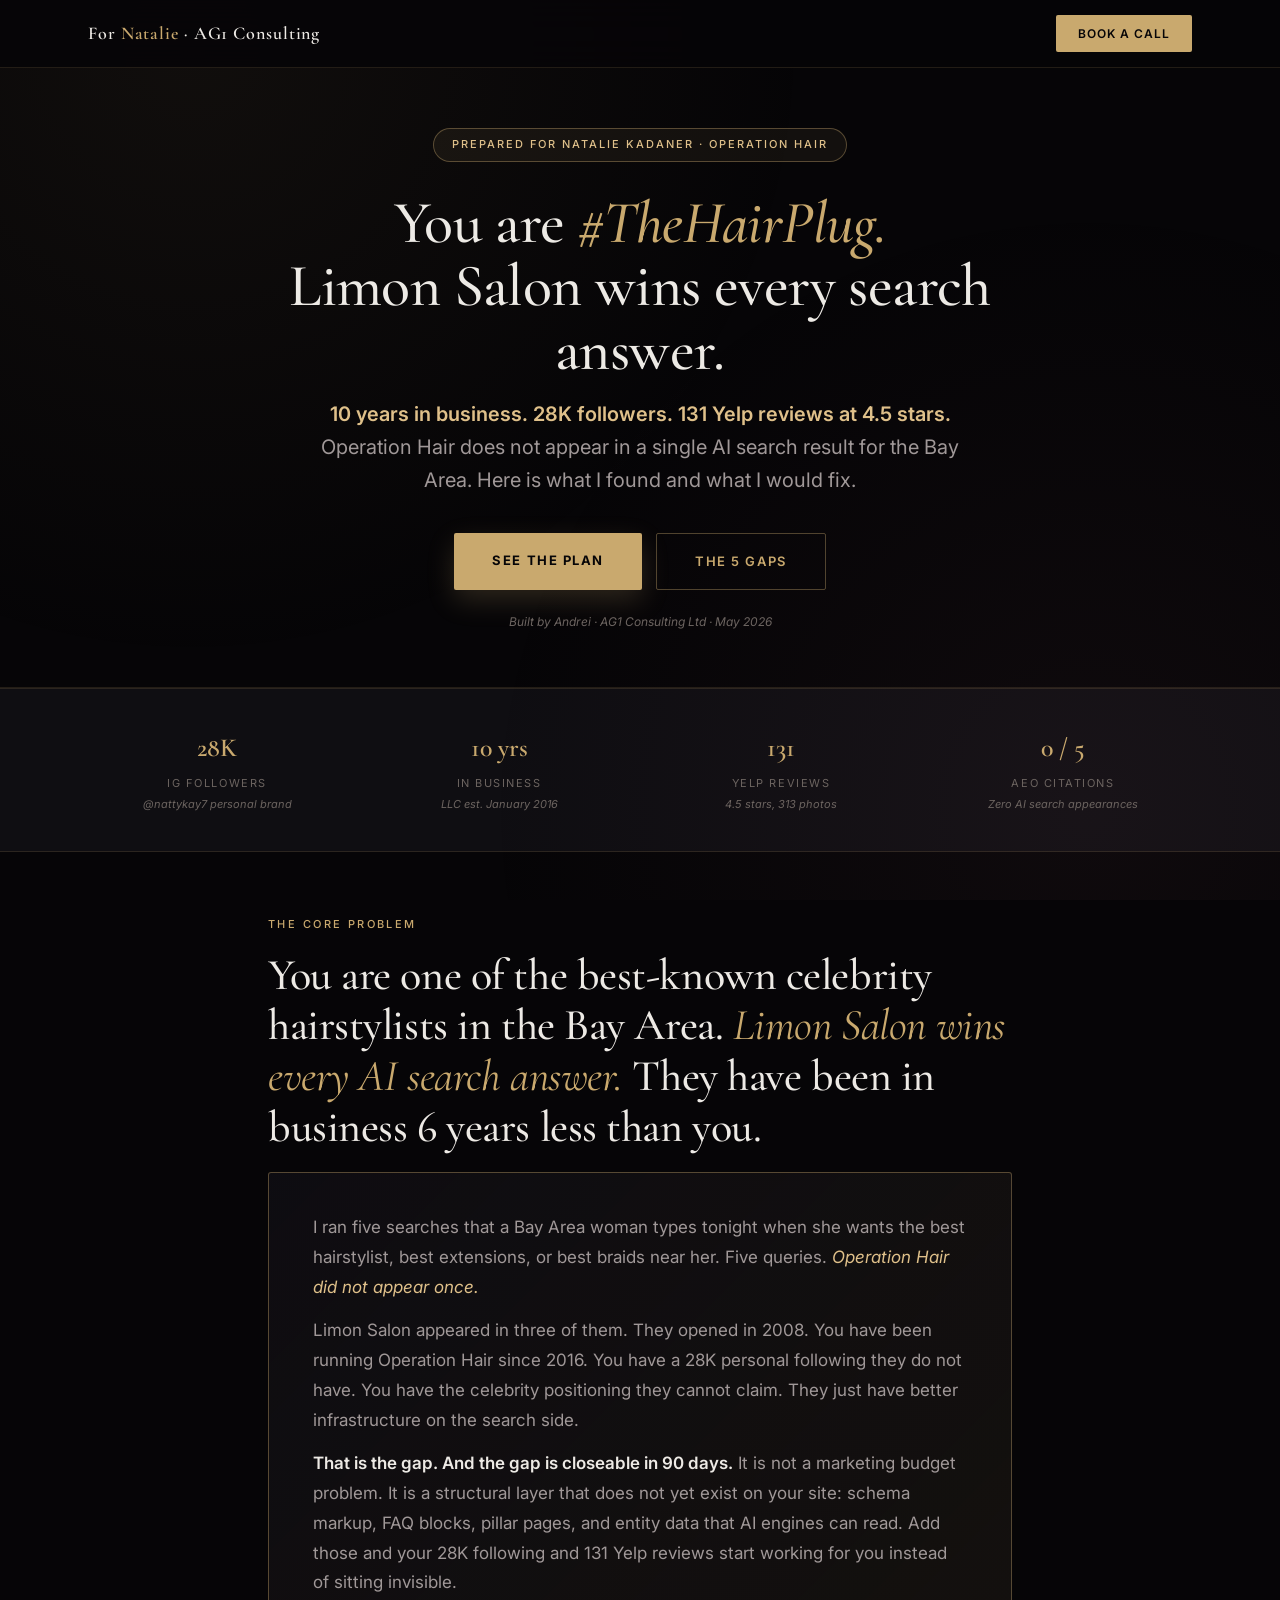
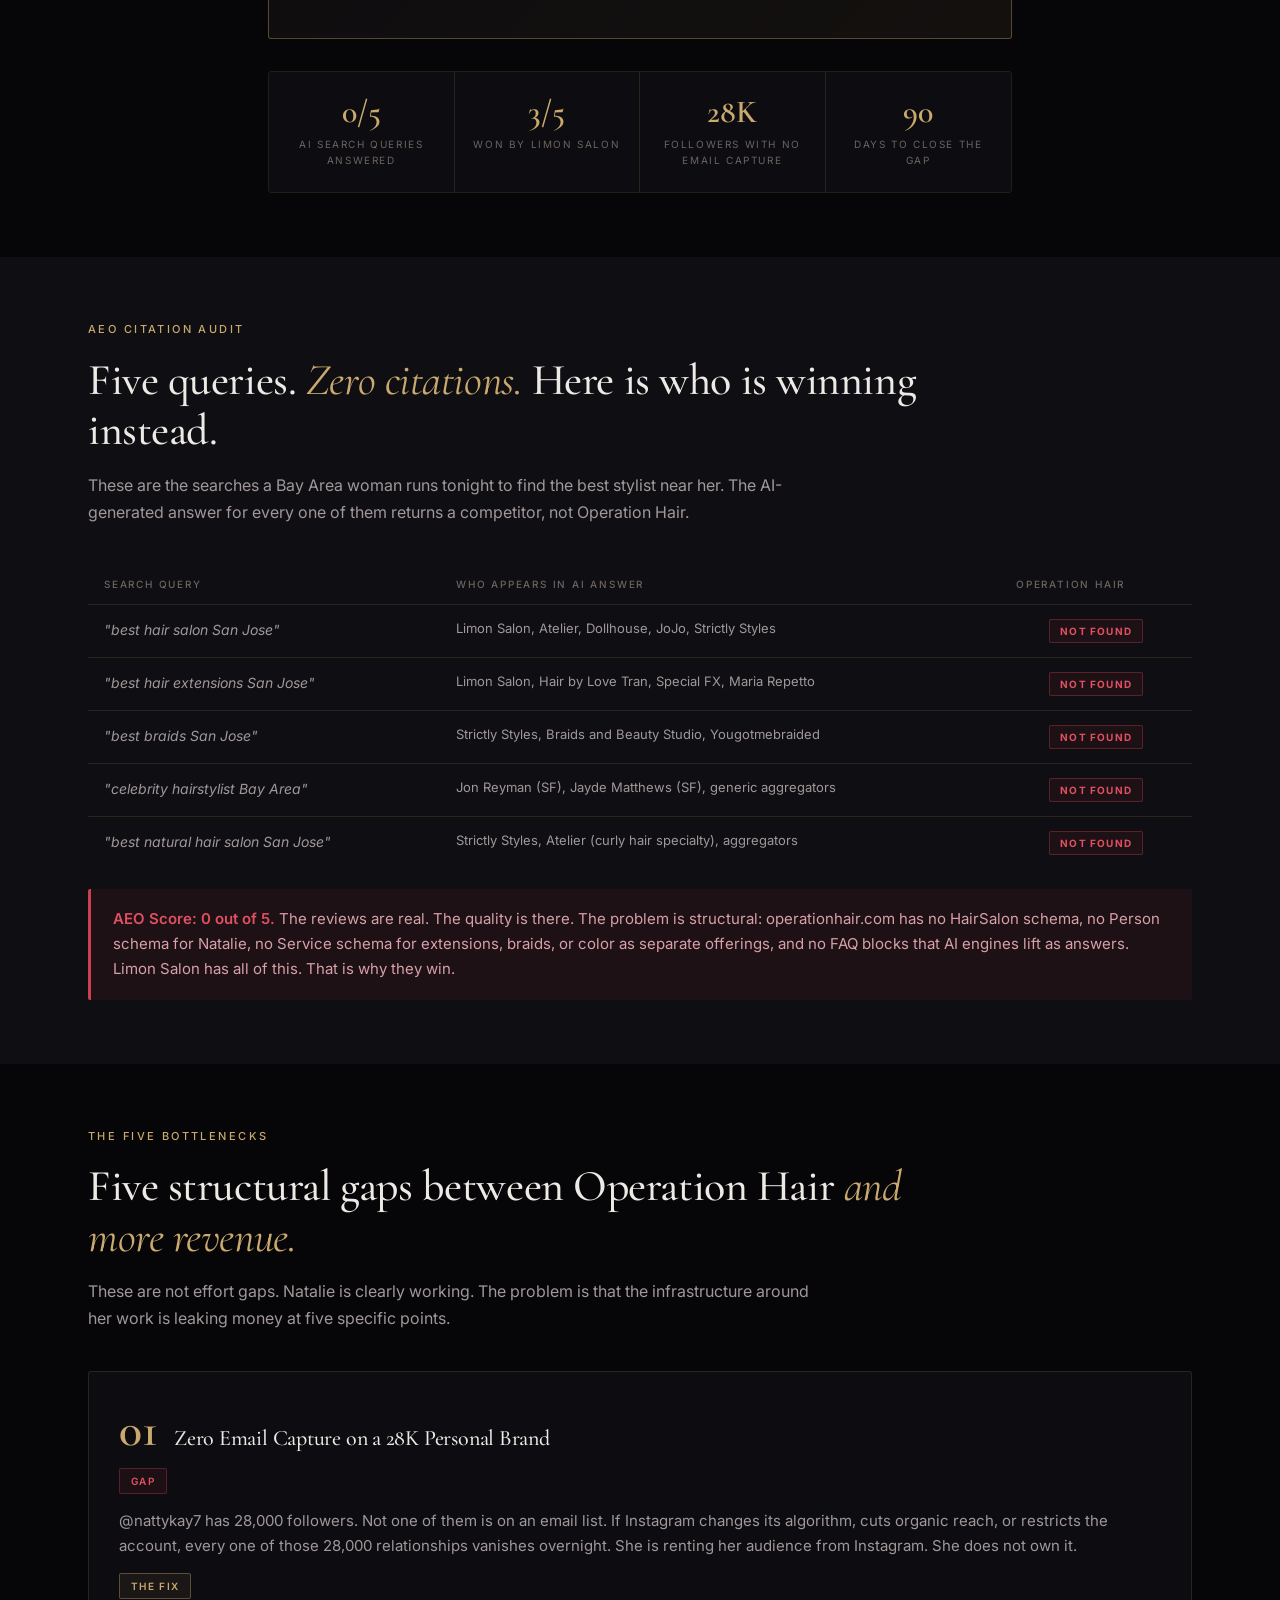
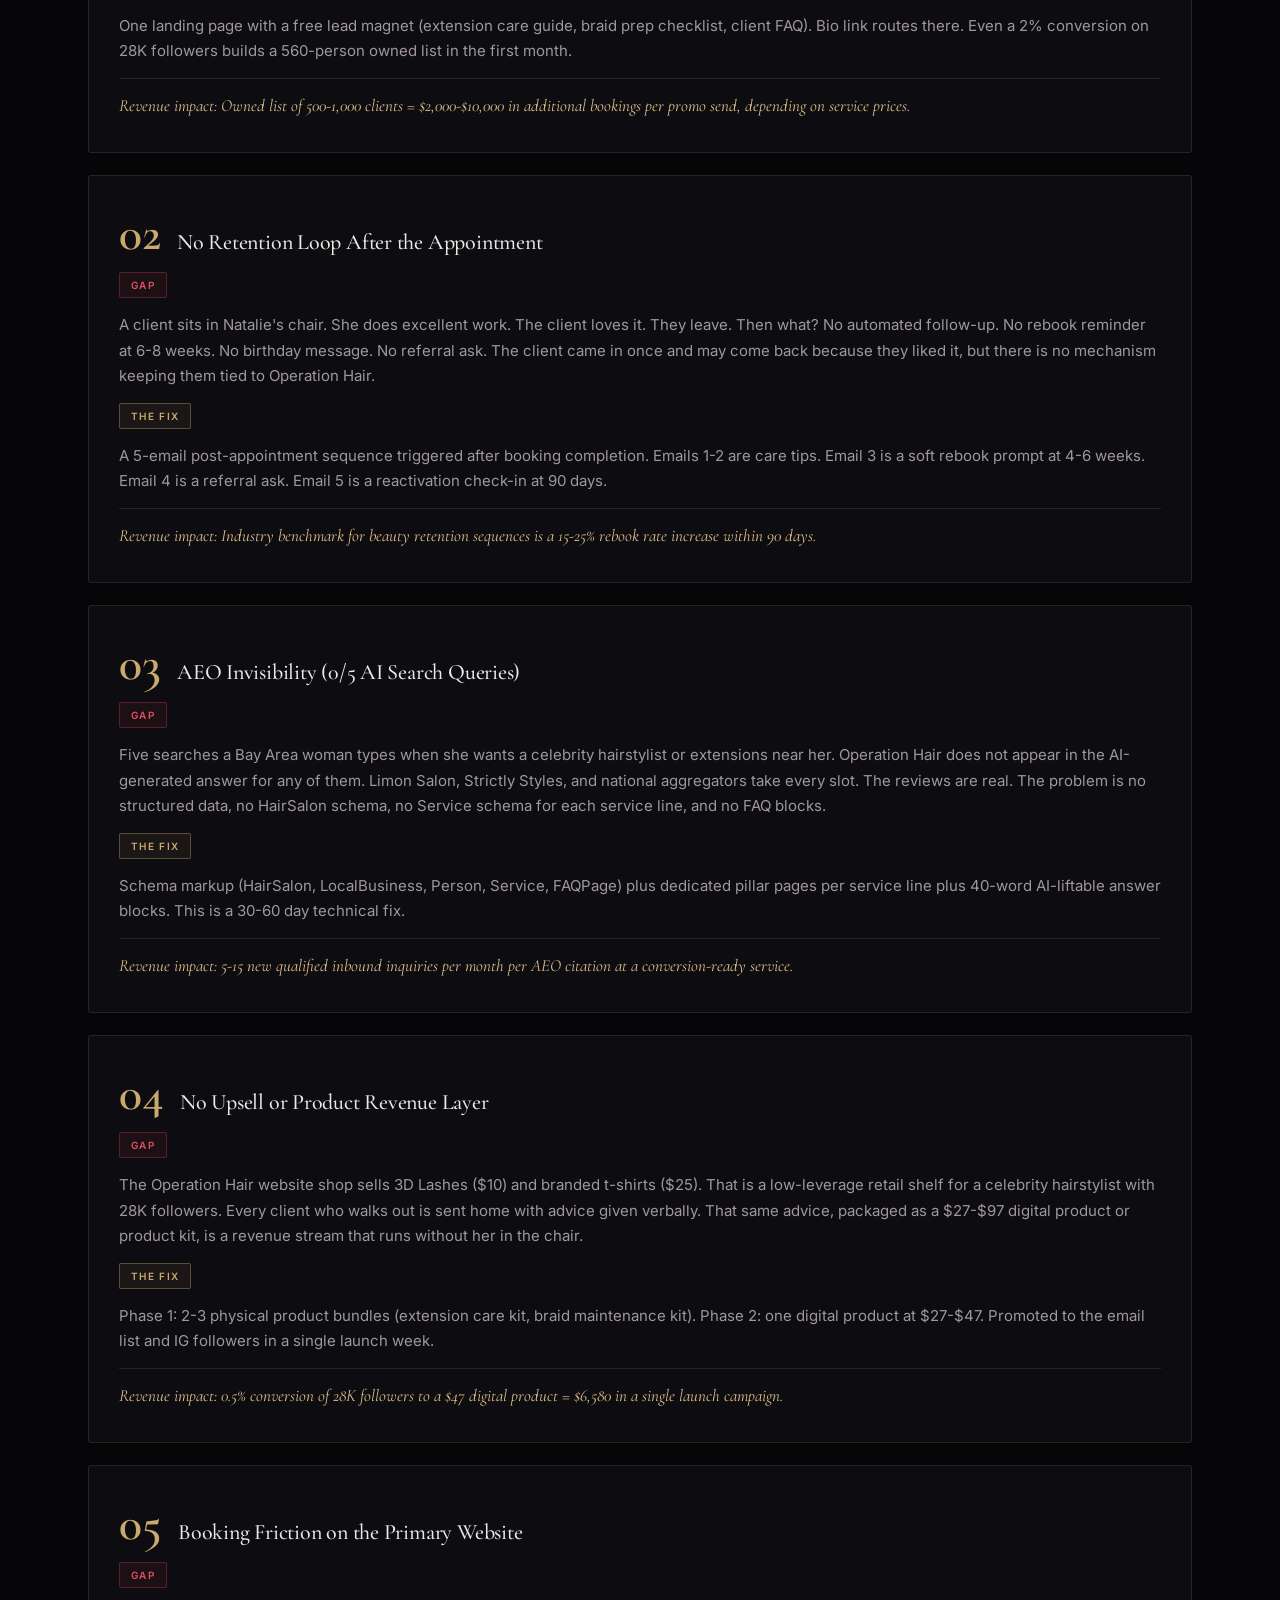
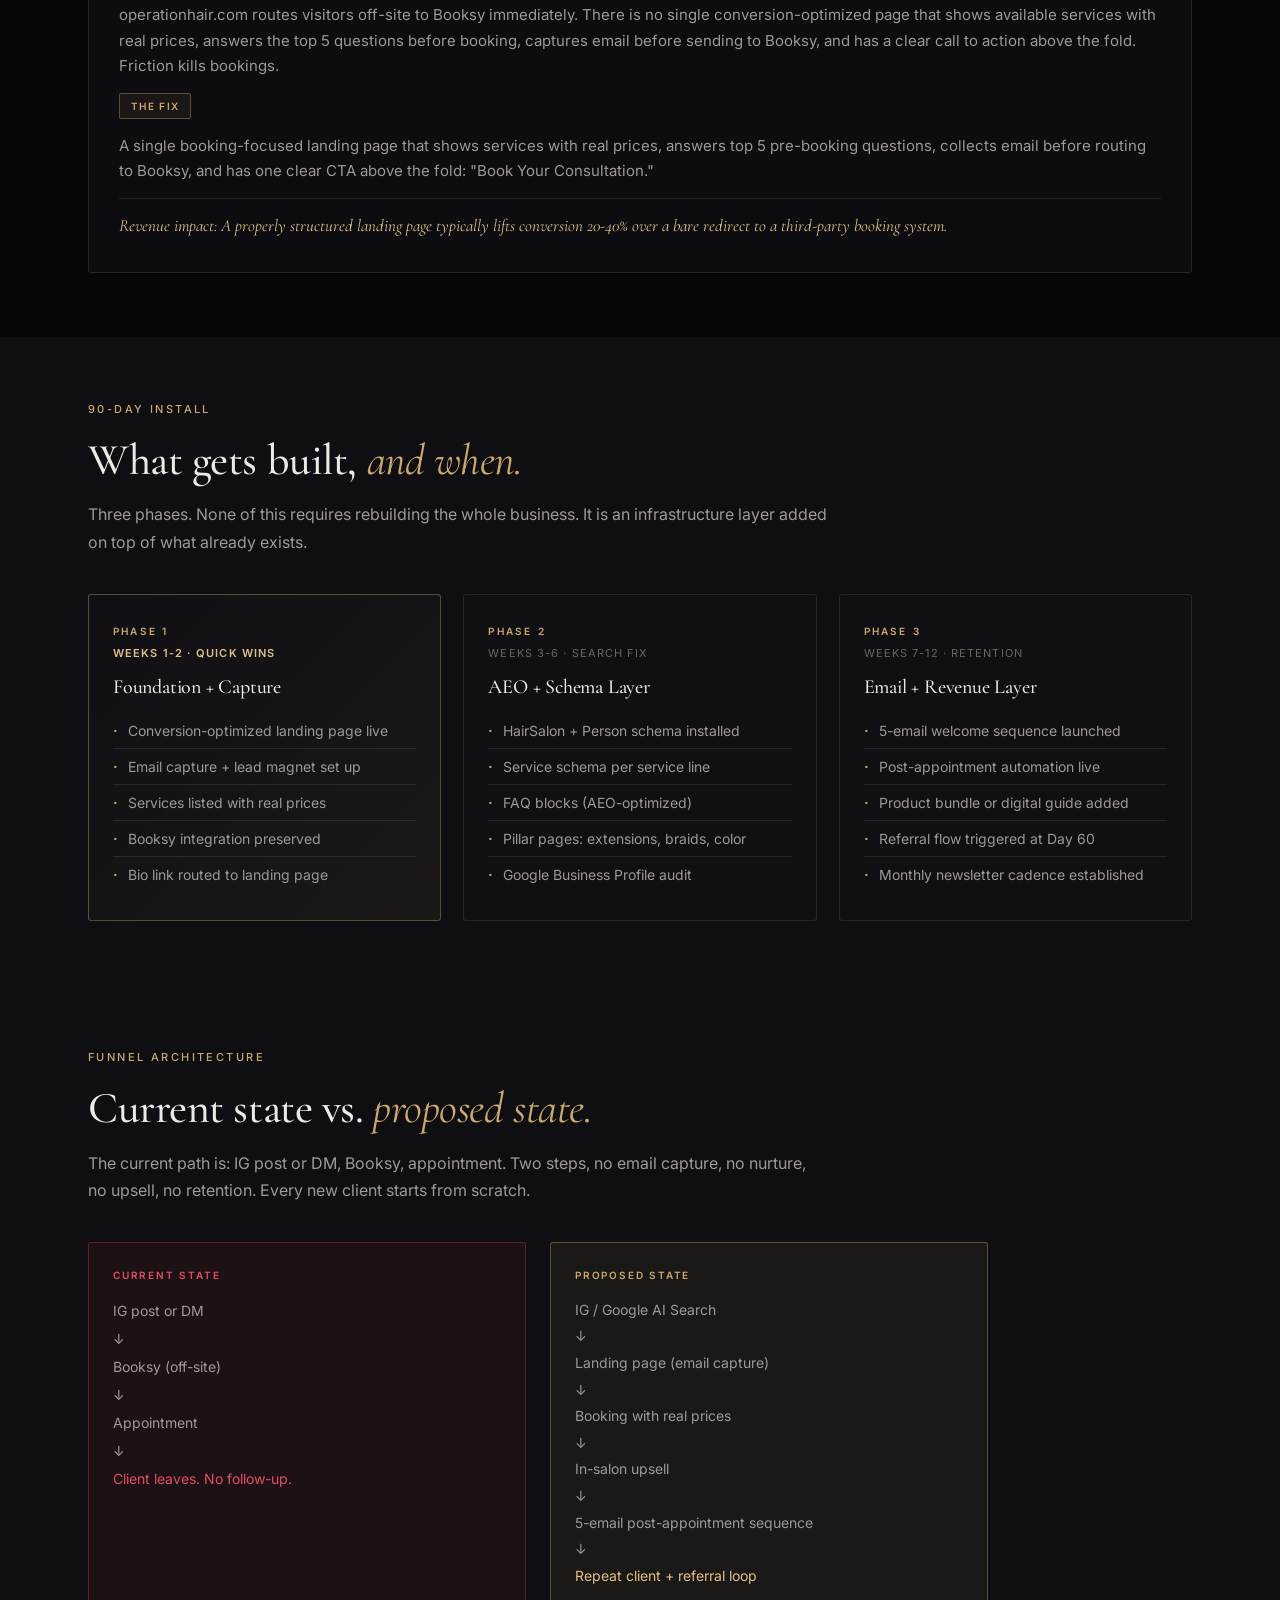
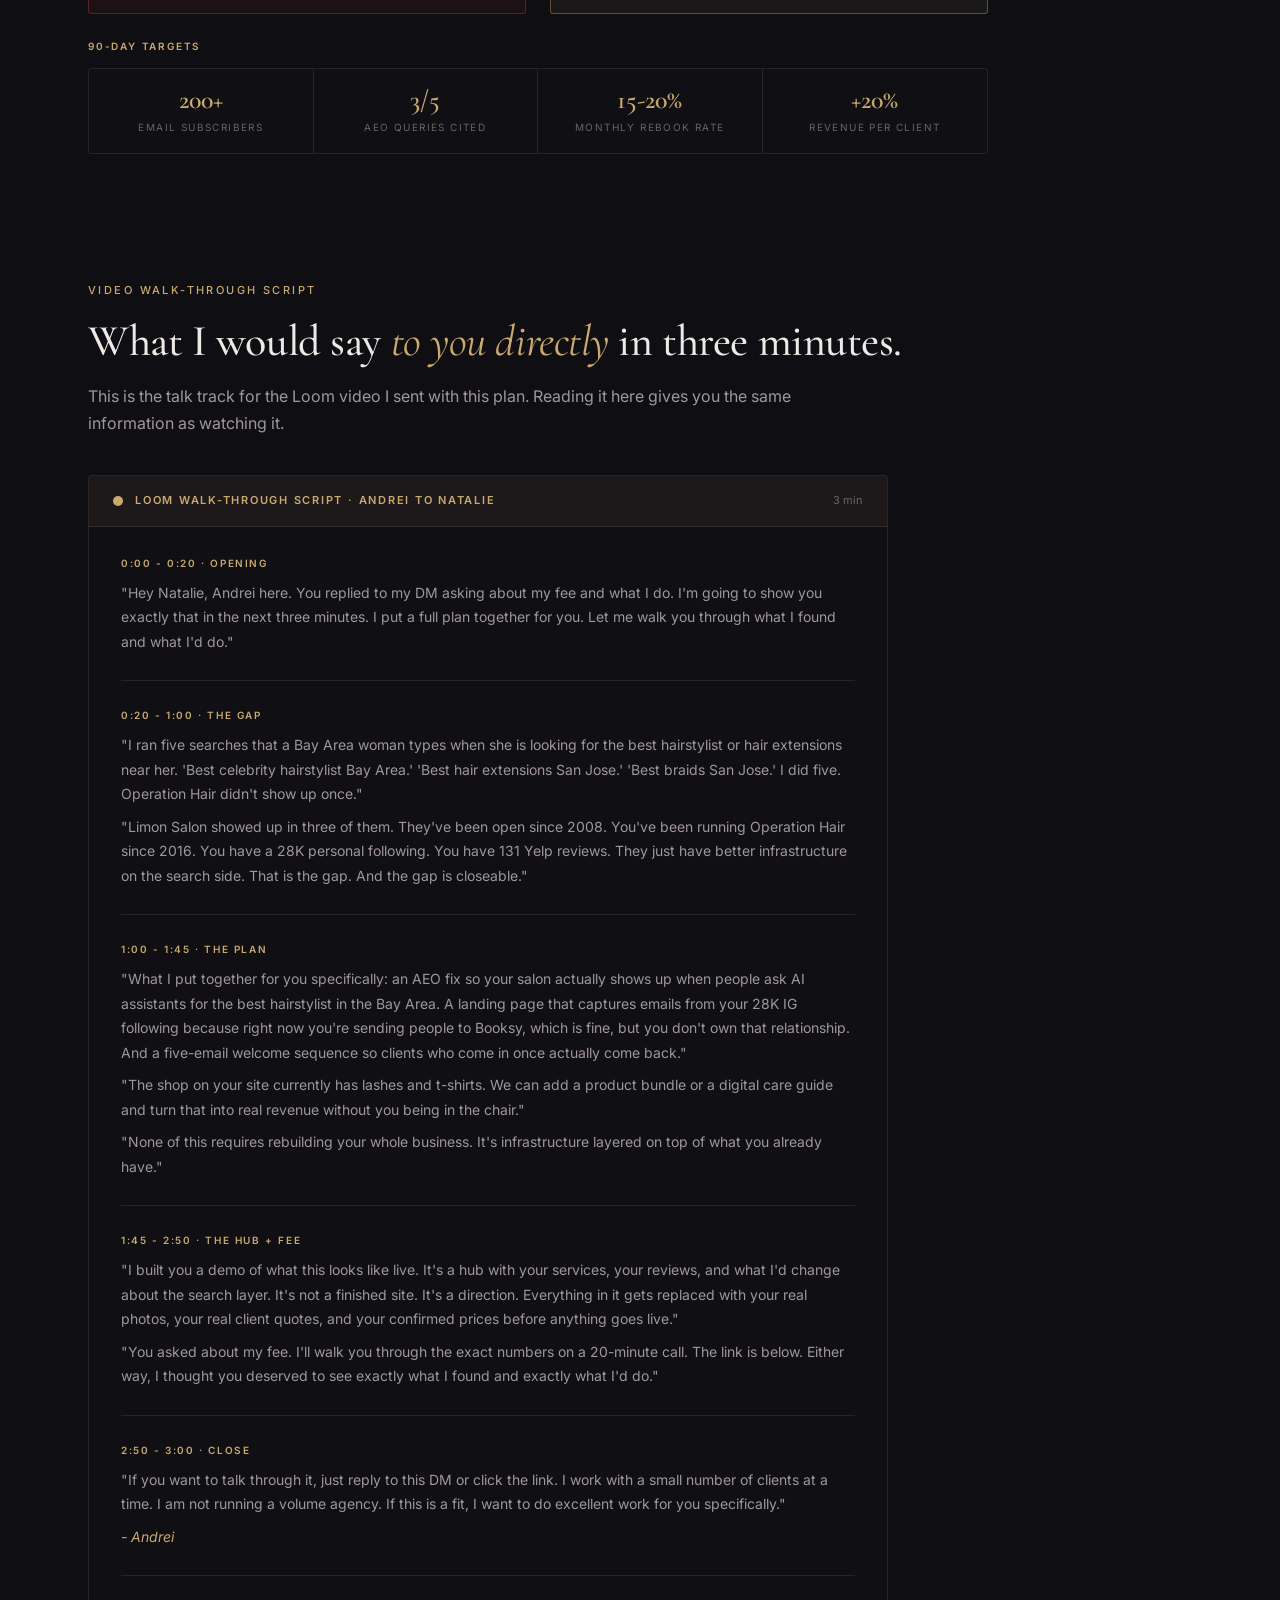
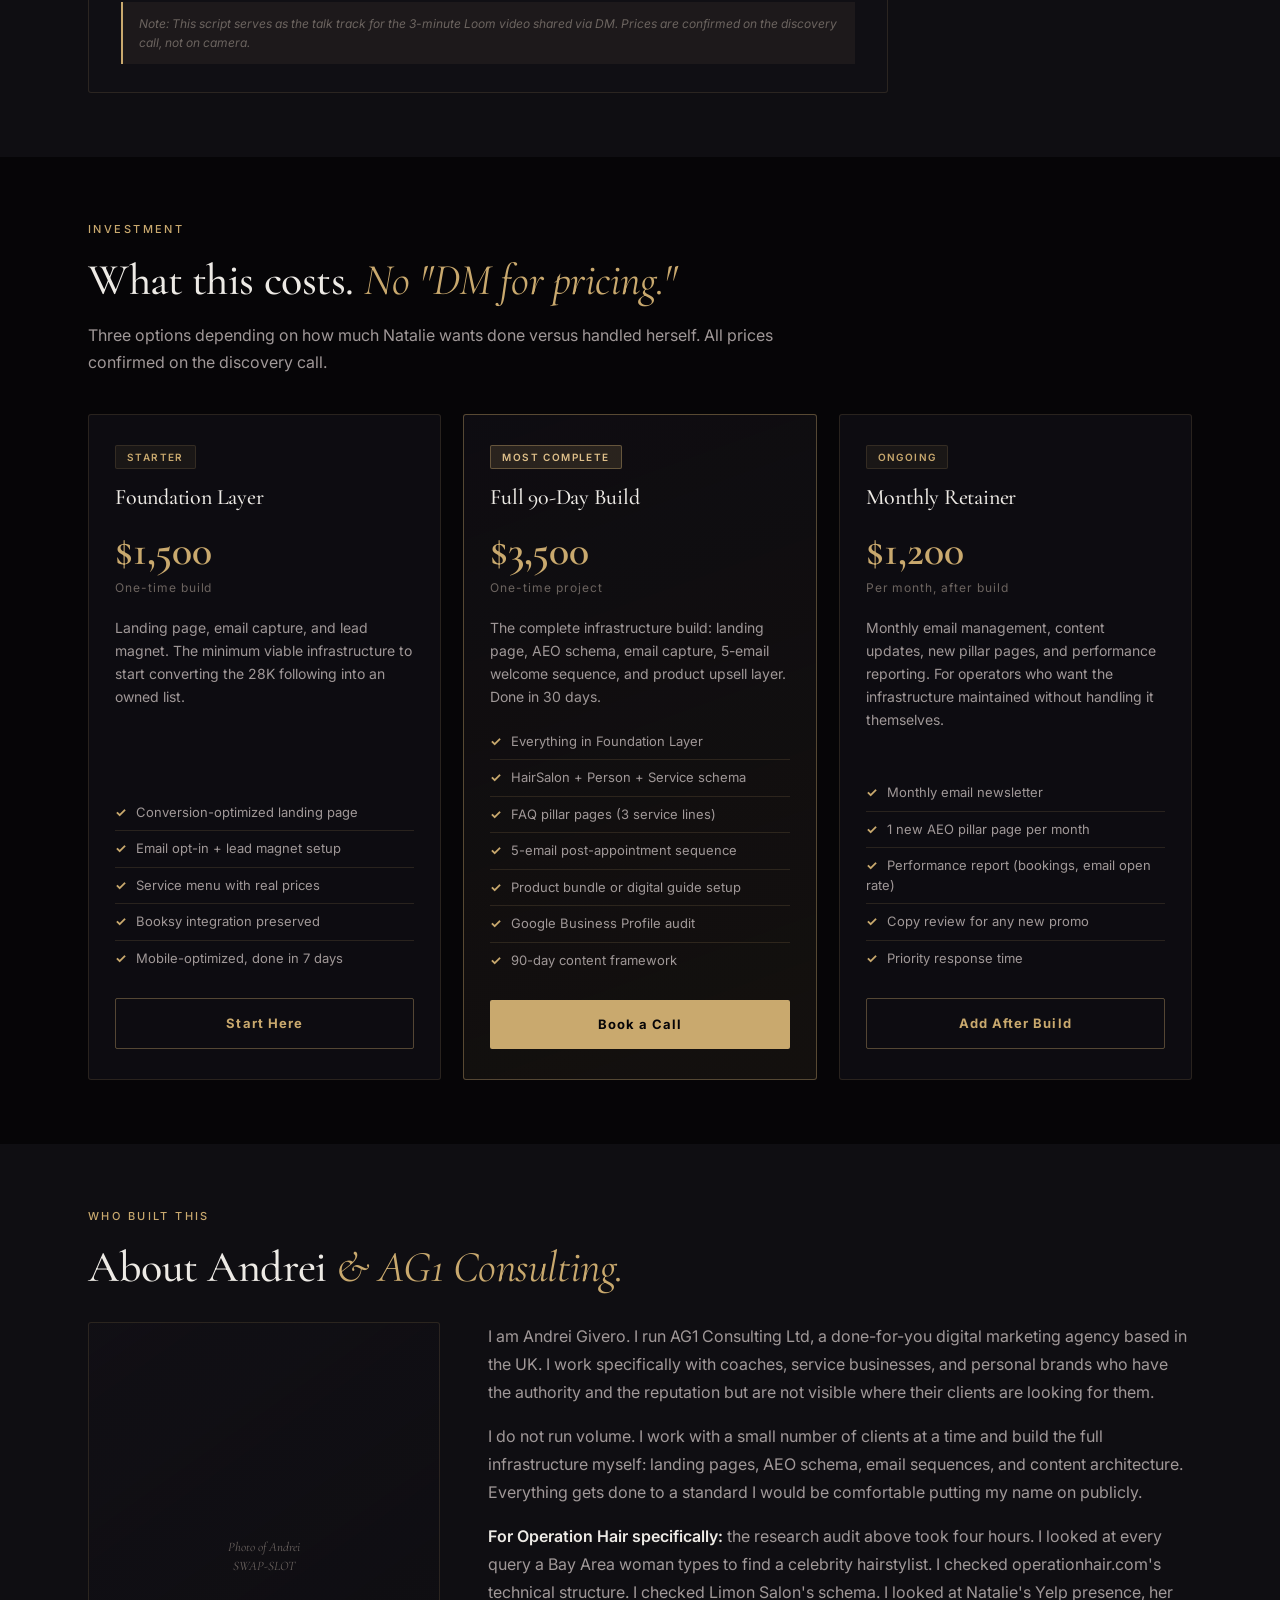
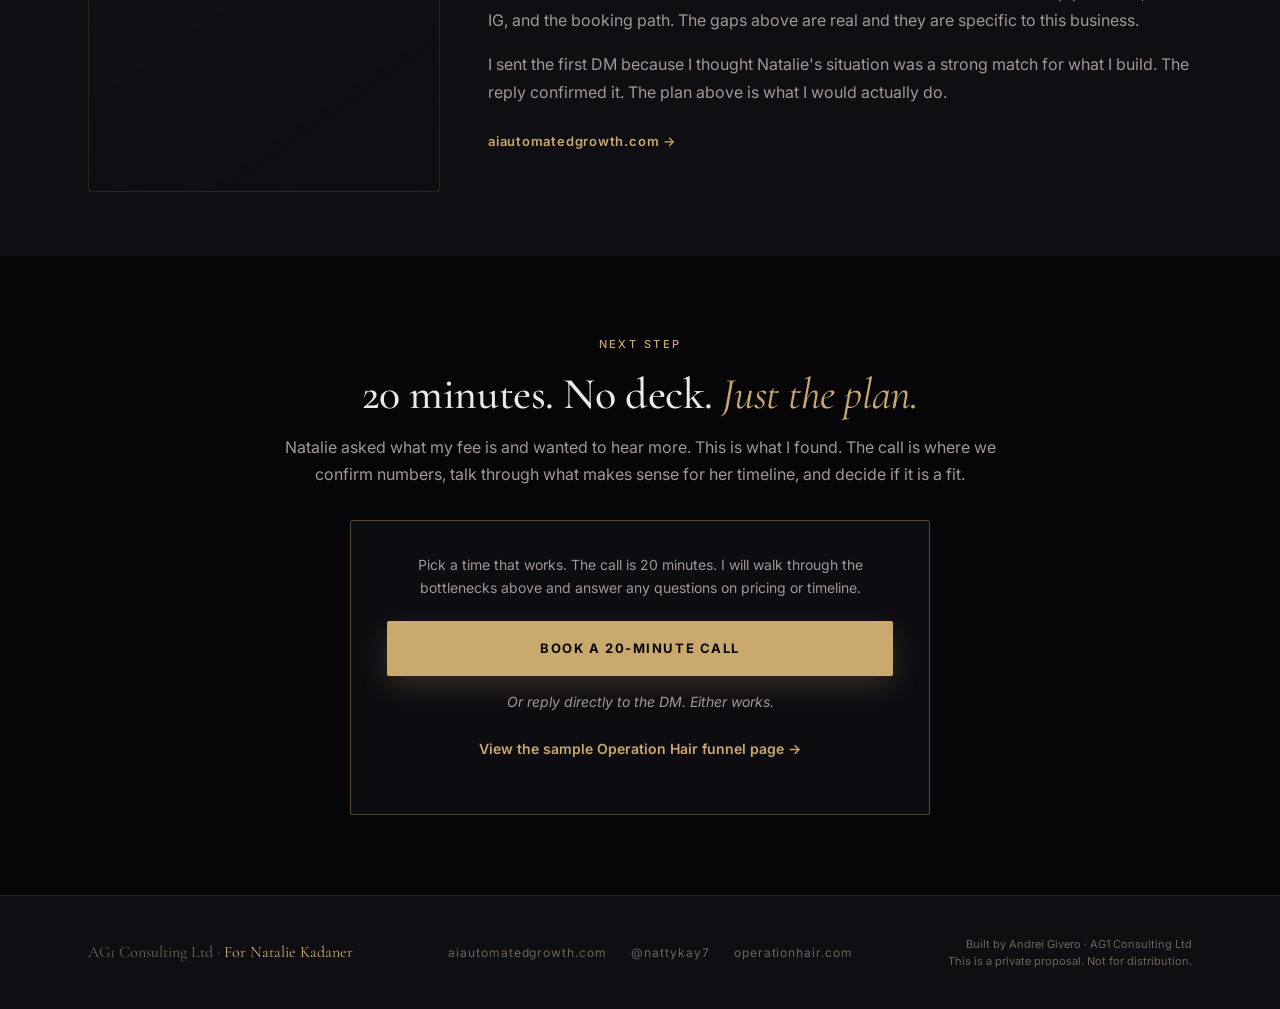
<file: index.html>
<!DOCTYPE html>
<html lang="en">
<head>
<meta charset="UTF-8">
<meta name="viewport" content="width=device-width, initial-scale=1.0">
<title>For Natalie · Operation Hair · AG1 Consulting</title>
<meta name="description" content="Built for Natalie Kadaner. 10-year-old celebrity-hairstylist brand with 28K IG and 0/5 AEO. Limon Salon wins every search answer. That gap closes in 90 days.">
<meta name="robots" content="noindex">
<meta property="og:title" content="For Natalie · Operation Hair · AG1 Consulting">
<meta property="og:description" content="0/5 AI search citations. 28K followers. 131 Yelp reviews. The authority is there. The infrastructure is not. Here is what I would fix.">
<meta property="og:type" content="website">
<meta property="og:url" content="https://andrei170.github.io/natty-kay-operation-hair-hub/">
<meta name="twitter:card" content="summary_large_image">
<link rel="preconnect" href="https://fonts.googleapis.com">
<link rel="preconnect" href="https://fonts.gstatic.com" crossorigin>
<link href="https://fonts.googleapis.com/css2?family=Cormorant+Garamond:ital,wght@0,400;0,500;0,600;0,700;1,400;1,500&family=Inter:wght@300;400;500;600;700&display=swap" rel="stylesheet">
<style>
  *{margin:0;padding:0;box-sizing:border-box}
  :root{
    --bg-deep:#060507;
    --bg-elev:#0f0e12;
    --bg-card:rgba(18,16,22,0.7);
    --gold:#c9a96e;
    --gold-bright:#dfc08a;
    --rose:#c97a8a;
    --rose-bright:#e0a0b0;
    --text-primary:#edeae5;
    --text-secondary:#a09898;
    --text-muted:#6c6460;
    --border:rgba(201,169,110,0.15);
    --border-strong:rgba(201,169,110,0.38);
    --accent-soft:rgba(201,169,110,0.07);
    --loss-red:#c94050;
    --loss-red-bright:#e05060;
    --loss-soft:rgba(201,64,80,0.08);
    --loss-border:rgba(201,64,80,0.35)
  }
  html{scroll-behavior:smooth}
  body{font-family:'Inter',-apple-system,sans-serif;background:var(--bg-deep);color:var(--text-primary);line-height:1.6;overflow-x:hidden}
  body::before{content:'';position:fixed;inset:0;background:radial-gradient(circle at 15% 5%,rgba(201,169,110,0.06),transparent 45%),radial-gradient(circle at 85% 90%,rgba(201,122,138,0.05),transparent 45%);pointer-events:none;z-index:0}
  .container{max-width:1160px;margin:0 auto;padding:0 28px;position:relative;z-index:1}
  .container-narrow{max-width:800px;margin:0 auto;padding:0 28px;position:relative;z-index:1}
  h1,h2,h3{font-family:'Cormorant Garamond',Georgia,serif;font-weight:500;letter-spacing:-0.01em;line-height:1.15}

  /* NAV */
  nav{position:fixed;top:0;left:0;right:0;padding:15px 0;background:rgba(6,5,7,0.88);backdrop-filter:blur(18px);border-bottom:1px solid var(--border);z-index:100}
  .nav-inner{display:flex;justify-content:space-between;align-items:center;max-width:1160px;margin:0 auto;padding:0 28px}
  .logo{font-family:'Cormorant Garamond',serif;font-size:18px;font-weight:600;letter-spacing:0.05em;color:var(--text-primary)}
  .logo span{color:var(--gold)}
  .nav-cta{padding:9px 22px;background:var(--gold);color:var(--bg-deep);border-radius:2px;font-size:12px;font-weight:600;letter-spacing:0.08em;text-transform:uppercase;text-decoration:none;transition:all 0.25s ease}
  .nav-cta:hover{background:var(--gold-bright);transform:translateY(-1px)}

  /* HERO */
  .hero{padding:128px 0 56px;text-align:center}
  .eyebrow{display:inline-block;padding:7px 18px;background:var(--accent-soft);border:1px solid var(--border-strong);border-radius:100px;font-size:11px;font-weight:500;letter-spacing:0.18em;text-transform:uppercase;color:var(--gold-bright);margin-bottom:30px}
  .hero h1{font-size:clamp(36px,5.2vw,60px);line-height:1.06;margin-bottom:16px;color:var(--text-primary);max-width:880px;margin-left:auto;margin-right:auto}
  .hero h1 em{color:var(--gold);font-style:italic}
  .hero-sub{font-size:clamp(16px,2vw,20px);color:var(--text-secondary);max-width:680px;margin:0 auto 36px;line-height:1.65}
  .hero-sub strong{color:var(--gold-bright);font-weight:600}
  .hero-cta-wrap{display:flex;gap:14px;justify-content:center;flex-wrap:wrap}
  .cta-primary{display:inline-block;padding:17px 38px;background:var(--gold);color:var(--bg-deep);border-radius:2px;font-size:13px;font-weight:700;letter-spacing:0.12em;text-transform:uppercase;text-decoration:none;transition:all 0.25s ease;box-shadow:0 10px 28px rgba(201,169,110,0.2)}
  .cta-primary:hover{background:var(--gold-bright);transform:translateY(-2px);box-shadow:0 14px 34px rgba(201,169,110,0.28)}
  .cta-secondary{display:inline-block;padding:17px 38px;background:transparent;color:var(--gold);border:1px solid var(--border-strong);border-radius:2px;font-size:13px;font-weight:600;letter-spacing:0.12em;text-transform:uppercase;text-decoration:none;transition:all 0.25s ease}
  .cta-secondary:hover{background:var(--accent-soft);transform:translateY(-1px)}
  .hero-note{margin-top:22px;font-size:12px;color:var(--text-muted);font-style:italic}

  /* SECTIONS */
  section{padding:64px 0}

  .section-eyebrow{font-size:11px;font-weight:500;letter-spacing:0.22em;text-transform:uppercase;color:var(--gold);margin-bottom:16px}
  .section-title{font-size:clamp(28px,3.8vw,44px);margin-bottom:16px;max-width:860px}
  .section-title em{color:var(--gold);font-style:italic;font-weight:400}
  .section-sub{font-size:16px;color:var(--text-secondary);max-width:740px;margin-bottom:38px;line-height:1.7}
  .section-sub strong{color:var(--gold-bright);font-weight:600}

  /* WEDGE */
  .wedge-block{padding:40px 44px;background:linear-gradient(135deg,var(--bg-card),var(--accent-soft));border:1px solid var(--border-strong);border-radius:3px;margin-top:20px;max-width:860px}
  .wedge-block p{font-size:17px;color:var(--text-secondary);line-height:1.75;margin-bottom:14px}
  .wedge-block p:last-child{margin-bottom:0}
  .wedge-block strong{color:var(--text-primary);font-weight:600}
  .wedge-block em{color:var(--gold-bright);font-style:italic}
  .stat-row{display:grid;grid-template-columns:repeat(4,1fr);gap:0;border:1px solid var(--border);border-radius:3px;overflow:hidden;margin-top:32px}
  .stat-cell{padding:24px 18px;text-align:center;border-right:1px solid var(--border);background:var(--bg-card)}
  .stat-cell:last-child{border-right:0}
  .stat-num{font-family:'Cormorant Garamond',serif;font-size:32px;color:var(--gold);font-weight:600;line-height:1;margin-bottom:8px}
  .stat-label{font-size:10px;letter-spacing:0.16em;text-transform:uppercase;color:var(--text-muted)}
  @media(max-width:700px){.stat-row{grid-template-columns:repeat(2,1fr)}.stat-cell{border-right:0;border-bottom:1px solid var(--border)}.stat-cell:last-child{border-bottom:0}}

  /* TRUST STRIP */
  .trust-strip{padding:38px 0;border-top:1px solid var(--border);border-bottom:1px solid var(--border);background:var(--bg-elev)}
  .trust-grid{display:grid;grid-template-columns:repeat(4,1fr);gap:24px;text-align:center}
  @media(max-width:700px){.trust-grid{grid-template-columns:repeat(2,1fr)}}
  .trust-item .trust-value{font-family:'Cormorant Garamond',serif;font-size:26px;color:var(--gold);font-weight:600;margin-bottom:6px}
  .trust-item .trust-label{font-size:11px;letter-spacing:0.14em;text-transform:uppercase;color:var(--text-muted)}
  .trust-item .trust-sub{font-size:11px;color:var(--text-muted);margin-top:3px;font-style:italic}

  /* AEO TABLE */
  .aeo-section{background:var(--bg-elev)}
  .aeo-table{width:100%;border-collapse:collapse;margin-top:28px;font-size:14px}
  .aeo-table th{text-align:left;padding:12px 16px;font-size:10px;letter-spacing:0.18em;text-transform:uppercase;color:var(--text-muted);border-bottom:1px solid var(--border);font-weight:500}
  .aeo-table td{padding:14px 16px;border-bottom:1px solid var(--border);vertical-align:top}
  .aeo-table tr:last-child td{border-bottom:0}
  .aeo-table .query-col{color:var(--text-secondary);font-style:italic;line-height:1.5}
  .aeo-table .winner-col{color:var(--text-secondary);font-size:13px;line-height:1.5}
  .aeo-table .status-col{text-align:center}
  .badge-no{display:inline-block;padding:3px 10px;background:var(--loss-soft);border:1px solid var(--loss-border);border-radius:2px;font-size:10px;font-weight:700;letter-spacing:0.12em;text-transform:uppercase;color:var(--loss-red-bright)}
  .aeo-total{margin-top:20px;padding:18px 22px;background:var(--loss-soft);border-left:3px solid var(--loss-red);border-radius:2px;font-size:15px;color:#d8a0a8;line-height:1.65}
  .aeo-total strong{color:var(--loss-red-bright);font-weight:600}

  /* BOTTLENECKS */
  .bn-grid{display:grid;grid-template-columns:1fr;gap:22px;margin-top:30px}
  .bn-card{padding:34px 30px;background:var(--bg-card);border:1px solid var(--border);border-radius:3px;backdrop-filter:blur(10px)}
  .bn-card .bn-num{font-family:'Cormorant Garamond',serif;font-size:48px;color:var(--gold);font-weight:600;line-height:1;display:inline-block;margin-right:12px;vertical-align:baseline}
  .bn-card h3{font-size:22px;color:var(--text-primary);display:inline-block;vertical-align:baseline;max-width:calc(100% - 68px)}
  .bn-card .gap-tag{display:inline-block;padding:4px 11px;background:var(--loss-soft);border:1px solid var(--loss-border);border-radius:2px;font-size:10px;font-weight:600;letter-spacing:0.13em;text-transform:uppercase;color:var(--loss-red-bright);margin-top:14px;margin-bottom:4px}
  .bn-card .fix-tag{display:inline-block;padding:4px 11px;background:var(--accent-soft);border:1px solid var(--border-strong);border-radius:2px;font-size:10px;font-weight:600;letter-spacing:0.13em;text-transform:uppercase;color:var(--gold);margin-top:4px;margin-bottom:4px}
  .bn-card p{color:var(--text-secondary);font-size:15px;line-height:1.7;margin-top:10px;margin-bottom:10px}
  .bn-card .impact{margin-top:14px;padding-top:14px;border-top:1px solid var(--border);font-family:'Cormorant Garamond',serif;font-size:17px;color:var(--gold-bright);font-style:italic;line-height:1.5}

  /* TIMELINE */
  .timeline-grid{display:grid;grid-template-columns:repeat(3,1fr);gap:22px;margin-top:30px}
  @media(max-width:760px){.timeline-grid{grid-template-columns:1fr}}
  .tl-card{padding:28px 24px;background:var(--bg-card);border:1px solid var(--border);border-radius:3px}
  .tl-card.active{border-color:var(--border-strong);background:linear-gradient(135deg,var(--bg-card),var(--accent-soft))}
  .tl-card .tl-phase{font-size:10px;letter-spacing:0.22em;text-transform:uppercase;color:var(--gold);margin-bottom:6px;font-weight:600}
  .tl-card .tl-weeks{font-size:11px;color:var(--text-muted);margin-bottom:14px;letter-spacing:0.1em;text-transform:uppercase}
  .tl-card.active .tl-weeks{color:var(--gold-bright);font-weight:600}
  .tl-card h3{font-size:20px;color:var(--text-primary);margin-bottom:14px}
  .tl-card ul{list-style:none;padding:0}
  .tl-card li{padding:7px 0;color:var(--text-secondary);font-size:14px;border-bottom:1px solid var(--border);line-height:1.5}
  .tl-card li:last-child{border-bottom:0}
  .tl-card li::before{content:"\00B7";color:var(--gold);margin-right:10px;font-weight:bold}

  /* FUNNEL DIAGRAM */
  .funnel-section{background:var(--bg-elev)}
  .funnel-diagram{margin-top:30px;max-width:780px}
  .funnel-row{display:grid;grid-template-columns:120px 1fr;gap:0;margin-bottom:2px;align-items:stretch}
  .funnel-label{padding:12px 16px;background:rgba(201,169,110,0.1);border:1px solid var(--border);font-size:10px;letter-spacing:0.18em;text-transform:uppercase;color:var(--gold);font-weight:600;display:flex;align-items:center;border-right:0}
  .funnel-content{padding:12px 18px;background:var(--bg-card);border:1px solid var(--border);font-size:13px;color:var(--text-secondary);line-height:1.6}
  .funnel-arrow{text-align:center;padding:6px 0;color:var(--gold);font-size:18px;grid-column:1/-1}

  /* VSL PREVIEW */
  .vsl-section{background:var(--bg-elev)}
  .vsl-block{max-width:800px;background:var(--bg-card);border:1px solid var(--border);border-radius:3px;overflow:hidden;margin-top:28px}
  .vsl-header{padding:16px 24px;background:rgba(201,169,110,0.07);border-bottom:1px solid var(--border);display:flex;align-items:center;gap:12px}
  .vsl-dot{width:10px;height:10px;background:var(--gold);border-radius:50%;flex-shrink:0}
  .vsl-header-text{font-size:11px;letter-spacing:0.16em;text-transform:uppercase;color:var(--gold);font-weight:600}
  .vsl-header-sub{font-size:11px;color:var(--text-muted);margin-left:auto}
  .vsl-body{padding:28px 32px}
  .vsl-segment{margin-bottom:26px;padding-bottom:26px;border-bottom:1px solid var(--border)}
  .vsl-segment:last-child{border-bottom:0;margin-bottom:0;padding-bottom:0}
  .vsl-time{font-size:10px;letter-spacing:0.16em;text-transform:uppercase;color:var(--gold);font-weight:600;margin-bottom:10px;display:block}
  .vsl-segment p{color:var(--text-secondary);font-size:14px;line-height:1.75;margin-bottom:8px}
  .vsl-segment p:last-child{margin-bottom:0}
  .vsl-segment strong{color:var(--text-primary);font-weight:600}
  .vsl-note{margin-top:16px;padding:12px 16px;background:var(--accent-soft);border-left:2px solid var(--gold);font-size:12px;color:var(--text-muted);font-style:italic}

  /* PRICING */
  .pricing-grid{display:grid;grid-template-columns:repeat(3,1fr);gap:22px;margin-top:30px}
  @media(max-width:860px){.pricing-grid{grid-template-columns:1fr}}
  .price-card{padding:30px 26px;background:var(--bg-card);border:1px solid var(--border);border-radius:3px;display:flex;flex-direction:column}
  .price-card.featured{border-color:var(--border-strong);background:linear-gradient(160deg,var(--bg-card),var(--accent-soft))}
  .price-tag{display:inline-block;padding:3px 11px;background:var(--accent-soft);border:1px solid var(--border);border-radius:2px;font-size:10px;font-weight:600;letter-spacing:0.14em;text-transform:uppercase;color:var(--gold);margin-bottom:16px;align-self:flex-start}
  .price-tag.hot{background:rgba(201,169,110,0.15);border-color:var(--border-strong);color:var(--gold-bright)}
  .price-card h3{font-size:22px;color:var(--text-primary);margin-bottom:8px}
  .price-card .price-amount{font-family:'Cormorant Garamond',serif;font-size:42px;color:var(--gold);font-weight:600;line-height:1;margin:12px 0 6px}
  .price-card .price-period{font-size:12px;color:var(--text-muted);margin-bottom:18px;letter-spacing:0.08em}
  .price-card p{color:var(--text-secondary);font-size:14px;line-height:1.65;margin-bottom:16px;flex-grow:1}
  .price-card ul{list-style:none;padding:0;margin-bottom:22px}
  .price-card li{padding:8px 0;color:var(--text-secondary);font-size:13px;border-bottom:1px solid var(--border);line-height:1.5}
  .price-card li:last-child{border-bottom:0}
  .price-card li::before{content:"\2713";color:var(--gold);margin-right:10px;font-weight:bold}
  .price-cta{display:block;padding:14px 22px;background:var(--gold);color:var(--bg-deep);border-radius:2px;font-size:13px;font-weight:700;letter-spacing:0.08em;text-align:center;text-decoration:none;transition:all 0.25s ease;margin-top:auto}
  .price-cta:hover{background:var(--gold-bright);transform:translateY(-1px)}
  .price-cta.outline{background:transparent;color:var(--gold);border:1px solid var(--border-strong)}
  .price-cta.outline:hover{background:var(--accent-soft)}

  /* ABOUT */
  .about-grid{display:grid;grid-template-columns:1fr 2fr;gap:48px;align-items:start;margin-top:30px}
  @media(max-width:760px){.about-grid{grid-template-columns:1fr}}
  .about-photo-wrap{aspect-ratio:3/4;background:linear-gradient(145deg,var(--bg-card),var(--bg-elev));border:1px solid var(--border);border-radius:3px;display:flex;align-items:center;justify-content:center;overflow:hidden}
  .about-photo-placeholder{font-family:'Cormorant Garamond',serif;font-size:13px;color:var(--text-muted);text-align:center;padding:24px;font-style:italic;line-height:1.5}
  .about-content p{font-size:16px;color:var(--text-secondary);line-height:1.75;margin-bottom:16px}
  .about-content p:last-child{margin-bottom:0}
  .about-content strong{color:var(--text-primary);font-weight:600}

  /* FINAL CTA */
  .final-cta-section{text-align:center;padding:80px 0}
  .final-cta-section .section-title{margin:0 auto 16px}
  .final-cta-section .section-sub{margin:0 auto 36px}
  .calendly-box{max-width:580px;margin:0 auto;padding:32px 36px;background:var(--bg-card);border:1px solid var(--border-strong);border-radius:3px;text-align:center}
  .calendly-box p{color:var(--text-secondary);font-size:14px;line-height:1.65;margin-bottom:22px}
  .calendly-box .cta-primary{display:inline-block;width:100%}
  .call-note{margin-top:14px;font-size:12px;color:var(--text-muted);font-style:italic}

  /* FOOTER */
  footer{padding:40px 0;border-top:1px solid var(--border);background:var(--bg-elev)}
  .footer-inner{display:flex;justify-content:space-between;align-items:center;flex-wrap:wrap;gap:18px}
  .footer-brand{font-family:'Cormorant Garamond',serif;font-size:16px;color:var(--text-muted)}
  .footer-brand span{color:var(--gold)}
  .footer-links{display:flex;gap:24px}
  .footer-links a{font-size:12px;color:var(--text-muted);text-decoration:none;letter-spacing:0.08em;transition:color 0.2s}
  .footer-links a:hover{color:var(--gold)}
  .footer-legal{font-size:11px;color:var(--text-muted);text-align:right;line-height:1.5}
  @media(max-width:640px){.footer-inner{flex-direction:column;text-align:center}.footer-legal{text-align:center}}

  /* DIVIDER */
  .divider{height:1px;background:var(--border);margin:0}

  /* UTIL */
  .text-gold{color:var(--gold)}
  .text-rose{color:var(--rose-bright)}
  .mt-8{margin-top:8px}
  .mt-16{margin-top:16px}
  .mt-24{margin-top:24px}

  @media(max-width:640px){
    .wedge-block{padding:26px 22px}
    .bn-card{padding:24px 20px}
    .vsl-body{padding:20px 22px}
    .hero{padding:108px 0 44px}
    section{padding:48px 0}
  }
</style>
</head>
<body>

<!-- NAV -->
<nav>
  <div class="nav-inner">
    <div class="logo">For <span>Natalie</span> &middot; AG1 Consulting</div>
    <a href="#book-call" class="nav-cta">Book a Call</a>
  </div>
</nav>

<!-- HERO -->
<section class="hero">
  <div class="container">
    <div class="eyebrow">Prepared for Natalie Kadaner &middot; Operation Hair</div>
    <h1>You are <em>#TheHairPlug.</em><br>Limon Salon wins every search answer.</h1>
    <p class="hero-sub">
      <strong>10 years in business. 28K followers. 131 Yelp reviews at 4.5 stars.</strong><br>
      Operation Hair does not appear in a single AI search result for the Bay Area. Here is what I found and what I would fix.
    </p>
    <div class="hero-cta-wrap">
      <a href="#book-call" class="cta-primary">See the Plan</a>
      <a href="#bottlenecks" class="cta-secondary">The 5 Gaps</a>
    </div>
    <p class="hero-note">Built by Andrei &middot; AG1 Consulting Ltd &middot; May 2026</p>
  </div>
</section>

<div class="divider"></div>

<!-- TRUST STRIP -->
<div class="trust-strip">
  <div class="container">
    <div class="trust-grid">
      <div class="trust-item">
        <div class="trust-value">28K</div>
        <div class="trust-label">IG Followers</div>
        <div class="trust-sub">@nattykay7 personal brand</div>
      </div>
      <div class="trust-item">
        <div class="trust-value">10 yrs</div>
        <div class="trust-label">In Business</div>
        <div class="trust-sub">LLC est. January 2016</div>
      </div>
      <div class="trust-item">
        <div class="trust-value">131</div>
        <div class="trust-label">Yelp Reviews</div>
        <div class="trust-sub">4.5 stars, 313 photos</div>
      </div>
      <div class="trust-item">
        <div class="trust-value">0 / 5</div>
        <div class="trust-label">AEO Citations</div>
        <div class="trust-sub">Zero AI search appearances</div>
      </div>
    </div>
  </div>
</div>

<!-- WEDGE -->
<section>
  <div class="container-narrow">
    <p class="section-eyebrow">The Core Problem</p>
    <h2 class="section-title">You are one of the best-known celebrity hairstylists in the Bay Area. <em>Limon Salon wins every AI search answer.</em> They have been in business 6 years less than you.</h2>

    <div class="wedge-block">
      <p>
        I ran five searches that a Bay Area woman types tonight when she wants the best hairstylist, best extensions, or best braids near her. Five queries. <em>Operation Hair did not appear once.</em>
      </p>
      <p>
        Limon Salon appeared in three of them. They opened in 2008. You have been running Operation Hair since 2016. You have a 28K personal following they do not have. You have the celebrity positioning they cannot claim. They just have better infrastructure on the search side.
      </p>
      <p>
        <strong>That is the gap. And the gap is closeable in 90 days.</strong> It is not a marketing budget problem. It is a structural layer that does not yet exist on your site: schema markup, FAQ blocks, pillar pages, and entity data that AI engines can read. Add those and your 28K following and 131 Yelp reviews start working for you instead of sitting invisible.
      </p>
    </div>

    <div class="stat-row">
      <div class="stat-cell">
        <div class="stat-num">0/5</div>
        <div class="stat-label">AI Search Queries Answered</div>
      </div>
      <div class="stat-cell">
        <div class="stat-num">3/5</div>
        <div class="stat-label">Won by Limon Salon</div>
      </div>
      <div class="stat-cell">
        <div class="stat-num">28K</div>
        <div class="stat-label">Followers with No Email Capture</div>
      </div>
      <div class="stat-cell">
        <div class="stat-num">90</div>
        <div class="stat-label">Days to Close the Gap</div>
      </div>
    </div>
  </div>
</section>

<!-- AEO TABLE -->
<section class="aeo-section" id="aeo">
  <div class="container">
    <p class="section-eyebrow">AEO Citation Audit</p>
    <h2 class="section-title">Five queries. <em>Zero citations.</em> Here is who is winning instead.</h2>
    <p class="section-sub">These are the searches a Bay Area woman runs tonight to find the best stylist near her. The AI-generated answer for every one of them returns a competitor, not Operation Hair.</p>

    <table class="aeo-table">
      <thead>
        <tr>
          <th>Search Query</th>
          <th>Who Appears in AI Answer</th>
          <th>Operation Hair</th>
        </tr>
      </thead>
      <tbody>
        <tr>
          <td class="query-col">"best hair salon San Jose"</td>
          <td class="winner-col">Limon Salon, Atelier, Dollhouse, JoJo, Strictly Styles</td>
          <td class="status-col"><span class="badge-no">Not Found</span></td>
        </tr>
        <tr>
          <td class="query-col">"best hair extensions San Jose"</td>
          <td class="winner-col">Limon Salon, Hair by Love Tran, Special FX, Maria Repetto</td>
          <td class="status-col"><span class="badge-no">Not Found</span></td>
        </tr>
        <tr>
          <td class="query-col">"best braids San Jose"</td>
          <td class="winner-col">Strictly Styles, Braids and Beauty Studio, Yougotmebraided</td>
          <td class="status-col"><span class="badge-no">Not Found</span></td>
        </tr>
        <tr>
          <td class="query-col">"celebrity hairstylist Bay Area"</td>
          <td class="winner-col">Jon Reyman (SF), Jayde Matthews (SF), generic aggregators</td>
          <td class="status-col"><span class="badge-no">Not Found</span></td>
        </tr>
        <tr>
          <td class="query-col">"best natural hair salon San Jose"</td>
          <td class="winner-col">Strictly Styles, Atelier (curly hair specialty), aggregators</td>
          <td class="status-col"><span class="badge-no">Not Found</span></td>
        </tr>
      </tbody>
    </table>

    <div class="aeo-total">
      <strong>AEO Score: 0 out of 5.</strong> The reviews are real. The quality is there. The problem is structural: operationhair.com has no HairSalon schema, no Person schema for Natalie, no Service schema for extensions, braids, or color as separate offerings, and no FAQ blocks that AI engines lift as answers. Limon Salon has all of this. That is why they win.
    </div>
  </div>
</section>

<!-- BOTTLENECKS -->
<section id="bottlenecks">
  <div class="container">
    <p class="section-eyebrow">The Five Bottlenecks</p>
    <h2 class="section-title">Five structural gaps between Operation Hair <em>and more revenue.</em></h2>
    <p class="section-sub">These are not effort gaps. Natalie is clearly working. The problem is that the infrastructure around her work is leaking money at five specific points.</p>

    <div class="bn-grid">

      <!-- BN 1 -->
      <div class="bn-card">
        <div>
          <span class="bn-num">01</span>
          <h3>Zero Email Capture on a 28K Personal Brand</h3>
        </div>
        <span class="gap-tag">Gap</span>
        <p>@nattykay7 has 28,000 followers. Not one of them is on an email list. If Instagram changes its algorithm, cuts organic reach, or restricts the account, every one of those 28,000 relationships vanishes overnight. She is renting her audience from Instagram. She does not own it.</p>
        <span class="fix-tag">The Fix</span>
        <p>One landing page with a free lead magnet (extension care guide, braid prep checklist, client FAQ). Bio link routes there. Even a 2% conversion on 28K followers builds a 560-person owned list in the first month.</p>
        <div class="impact">Revenue impact: Owned list of 500-1,000 clients = $2,000-$10,000 in additional bookings per promo send, depending on service prices.</div>
      </div>

      <!-- BN 2 -->
      <div class="bn-card">
        <div>
          <span class="bn-num">02</span>
          <h3>No Retention Loop After the Appointment</h3>
        </div>
        <span class="gap-tag">Gap</span>
        <p>A client sits in Natalie's chair. She does excellent work. The client loves it. They leave. Then what? No automated follow-up. No rebook reminder at 6-8 weeks. No birthday message. No referral ask. The client came in once and may come back because they liked it, but there is no mechanism keeping them tied to Operation Hair.</p>
        <span class="fix-tag">The Fix</span>
        <p>A 5-email post-appointment sequence triggered after booking completion. Emails 1-2 are care tips. Email 3 is a soft rebook prompt at 4-6 weeks. Email 4 is a referral ask. Email 5 is a reactivation check-in at 90 days.</p>
        <div class="impact">Revenue impact: Industry benchmark for beauty retention sequences is a 15-25% rebook rate increase within 90 days.</div>
      </div>

      <!-- BN 3 -->
      <div class="bn-card">
        <div>
          <span class="bn-num">03</span>
          <h3>AEO Invisibility (0/5 AI Search Queries)</h3>
        </div>
        <span class="gap-tag">Gap</span>
        <p>Five searches a Bay Area woman types when she wants a celebrity hairstylist or extensions near her. Operation Hair does not appear in the AI-generated answer for any of them. Limon Salon, Strictly Styles, and national aggregators take every slot. The reviews are real. The problem is no structured data, no HairSalon schema, no Service schema for each service line, and no FAQ blocks.</p>
        <span class="fix-tag">The Fix</span>
        <p>Schema markup (HairSalon, LocalBusiness, Person, Service, FAQPage) plus dedicated pillar pages per service line plus 40-word AI-liftable answer blocks. This is a 30-60 day technical fix.</p>
        <div class="impact">Revenue impact: 5-15 new qualified inbound inquiries per month per AEO citation at a conversion-ready service.</div>
      </div>

      <!-- BN 4 -->
      <div class="bn-card">
        <div>
          <span class="bn-num">04</span>
          <h3>No Upsell or Product Revenue Layer</h3>
        </div>
        <span class="gap-tag">Gap</span>
        <p>The Operation Hair website shop sells 3D Lashes ($10) and branded t-shirts ($25). That is a low-leverage retail shelf for a celebrity hairstylist with 28K followers. Every client who walks out is sent home with advice given verbally. That same advice, packaged as a $27-$97 digital product or product kit, is a revenue stream that runs without her in the chair.</p>
        <span class="fix-tag">The Fix</span>
        <p>Phase 1: 2-3 physical product bundles (extension care kit, braid maintenance kit). Phase 2: one digital product at $27-$47. Promoted to the email list and IG followers in a single launch week.</p>
        <div class="impact">Revenue impact: 0.5% conversion of 28K followers to a $47 digital product = $6,580 in a single launch campaign.</div>
      </div>

      <!-- BN 5 -->
      <div class="bn-card">
        <div>
          <span class="bn-num">05</span>
          <h3>Booking Friction on the Primary Website</h3>
        </div>
        <span class="gap-tag">Gap</span>
        <p>operationhair.com routes visitors off-site to Booksy immediately. There is no single conversion-optimized page that shows available services with real prices, answers the top 5 questions before booking, captures email before sending to Booksy, and has a clear call to action above the fold. Friction kills bookings.</p>
        <span class="fix-tag">The Fix</span>
        <p>A single booking-focused landing page that shows services with real prices, answers top 5 pre-booking questions, collects email before routing to Booksy, and has one clear CTA above the fold: "Book Your Consultation."</p>
        <div class="impact">Revenue impact: A properly structured landing page typically lifts conversion 20-40% over a bare redirect to a third-party booking system.</div>
      </div>

    </div>
  </div>
</section>

<!-- TIMELINE -->
<section style="background:var(--bg-elev)">
  <div class="container">
    <p class="section-eyebrow">90-Day Install</p>
    <h2 class="section-title">What gets built, <em>and when.</em></h2>
    <p class="section-sub">Three phases. None of this requires rebuilding the whole business. It is an infrastructure layer added on top of what already exists.</p>

    <div class="timeline-grid">
      <div class="tl-card active">
        <div class="tl-phase">Phase 1</div>
        <div class="tl-weeks">Weeks 1-2 &middot; Quick Wins</div>
        <h3>Foundation + Capture</h3>
        <ul>
          <li>Conversion-optimized landing page live</li>
          <li>Email capture + lead magnet set up</li>
          <li>Services listed with real prices</li>
          <li>Booksy integration preserved</li>
          <li>Bio link routed to landing page</li>
        </ul>
      </div>
      <div class="tl-card">
        <div class="tl-phase">Phase 2</div>
        <div class="tl-weeks">Weeks 3-6 &middot; Search Fix</div>
        <h3>AEO + Schema Layer</h3>
        <ul>
          <li>HairSalon + Person schema installed</li>
          <li>Service schema per service line</li>
          <li>FAQ blocks (AEO-optimized)</li>
          <li>Pillar pages: extensions, braids, color</li>
          <li>Google Business Profile audit</li>
        </ul>
      </div>
      <div class="tl-card">
        <div class="tl-phase">Phase 3</div>
        <div class="tl-weeks">Weeks 7-12 &middot; Retention</div>
        <h3>Email + Revenue Layer</h3>
        <ul>
          <li>5-email welcome sequence launched</li>
          <li>Post-appointment automation live</li>
          <li>Product bundle or digital guide added</li>
          <li>Referral flow triggered at Day 60</li>
          <li>Monthly newsletter cadence established</li>
        </ul>
      </div>
    </div>
  </div>
</section>

<!-- FUNNEL -->
<section class="funnel-section">
  <div class="container">
    <p class="section-eyebrow">Funnel Architecture</p>
    <h2 class="section-title">Current state vs. <em>proposed state.</em></h2>
    <p class="section-sub">The current path is: IG post or DM, Booksy, appointment. Two steps, no email capture, no nurture, no upsell, no retention. Every new client starts from scratch.</p>

    <div style="display:grid;grid-template-columns:1fr 1fr;gap:24px;margin-top:28px;max-width:900px">
      <div style="padding:24px;background:var(--loss-soft);border:1px solid var(--loss-border);border-radius:3px">
        <div style="font-size:10px;letter-spacing:0.18em;text-transform:uppercase;color:var(--loss-red-bright);font-weight:600;margin-bottom:14px">Current State</div>
        <div style="font-size:14px;color:var(--text-secondary);line-height:2">
          IG post or DM<br>
          &darr;<br>
          Booksy (off-site)<br>
          &darr;<br>
          Appointment<br>
          &darr;<br>
          <span style="color:var(--loss-red-bright)">Client leaves. No follow-up.</span>
        </div>
      </div>
      <div style="padding:24px;background:var(--accent-soft);border:1px solid var(--border-strong);border-radius:3px">
        <div style="font-size:10px;letter-spacing:0.18em;text-transform:uppercase;color:var(--gold);font-weight:600;margin-bottom:14px">Proposed State</div>
        <div style="font-size:14px;color:var(--text-secondary);line-height:1.9">
          IG / Google AI Search<br>
          &darr;<br>
          Landing page (email capture)<br>
          &darr;<br>
          Booking with real prices<br>
          &darr;<br>
          In-salon upsell<br>
          &darr;<br>
          5-email post-appointment sequence<br>
          &darr;<br>
          <span style="color:var(--gold-bright)">Repeat client + referral loop</span>
        </div>
      </div>
    </div>

    <div style="margin-top:24px;max-width:900px">
      <div style="font-size:10px;letter-spacing:0.18em;text-transform:uppercase;color:var(--gold);font-weight:600;margin-bottom:14px">90-Day Targets</div>
      <div style="display:grid;grid-template-columns:repeat(4,1fr);gap:0;border:1px solid var(--border);border-radius:3px;overflow:hidden">
        <div style="padding:18px 14px;text-align:center;border-right:1px solid var(--border);background:var(--bg-card)">
          <div style="font-family:'Cormorant Garamond',serif;font-size:26px;color:var(--gold);font-weight:600;line-height:1;margin-bottom:6px">200+</div>
          <div style="font-size:10px;letter-spacing:0.14em;text-transform:uppercase;color:var(--text-muted)">Email subscribers</div>
        </div>
        <div style="padding:18px 14px;text-align:center;border-right:1px solid var(--border);background:var(--bg-card)">
          <div style="font-family:'Cormorant Garamond',serif;font-size:26px;color:var(--gold);font-weight:600;line-height:1;margin-bottom:6px">3/5</div>
          <div style="font-size:10px;letter-spacing:0.14em;text-transform:uppercase;color:var(--text-muted)">AEO queries cited</div>
        </div>
        <div style="padding:18px 14px;text-align:center;border-right:1px solid var(--border);background:var(--bg-card)">
          <div style="font-family:'Cormorant Garamond',serif;font-size:26px;color:var(--gold);font-weight:600;line-height:1;margin-bottom:6px">15-20%</div>
          <div style="font-size:10px;letter-spacing:0.14em;text-transform:uppercase;color:var(--text-muted)">Monthly rebook rate</div>
        </div>
        <div style="padding:18px 14px;text-align:center;background:var(--bg-card)">
          <div style="font-family:'Cormorant Garamond',serif;font-size:26px;color:var(--gold);font-weight:600;line-height:1;margin-bottom:6px">+20%</div>
          <div style="font-size:10px;letter-spacing:0.14em;text-transform:uppercase;color:var(--text-muted)">Revenue per client</div>
        </div>
      </div>
    </div>
  </div>
</section>

<!-- VSL PREVIEW -->
<section class="vsl-section">
  <div class="container">
    <p class="section-eyebrow">Video Walk-Through Script</p>
    <h2 class="section-title">What I would say <em>to you directly</em> in three minutes.</h2>
    <p class="section-sub">This is the talk track for the Loom video I sent with this plan. Reading it here gives you the same information as watching it.</p>

    <div class="vsl-block">
      <div class="vsl-header">
        <div class="vsl-dot"></div>
        <div class="vsl-header-text">Loom Walk-Through Script &middot; Andrei to Natalie</div>
        <div class="vsl-header-sub">3 min</div>
      </div>
      <div class="vsl-body">

        <div class="vsl-segment">
          <span class="vsl-time">0:00 - 0:20 &middot; Opening</span>
          <p>"Hey Natalie, Andrei here. You replied to my DM asking about my fee and what I do. I'm going to show you exactly that in the next three minutes. I put a full plan together for you. Let me walk you through what I found and what I'd do."</p>
        </div>

        <div class="vsl-segment">
          <span class="vsl-time">0:20 - 1:00 &middot; The Gap</span>
          <p>"I ran five searches that a Bay Area woman types when she is looking for the best hairstylist or hair extensions near her. 'Best celebrity hairstylist Bay Area.' 'Best hair extensions San Jose.' 'Best braids San Jose.' I did five. Operation Hair didn't show up once."</p>
          <p>"Limon Salon showed up in three of them. They've been open since 2008. You've been running Operation Hair since 2016. You have a 28K personal following. You have 131 Yelp reviews. They just have better infrastructure on the search side. That is the gap. And the gap is closeable."</p>
        </div>

        <div class="vsl-segment">
          <span class="vsl-time">1:00 - 1:45 &middot; The Plan</span>
          <p>"What I put together for you specifically: an AEO fix so your salon actually shows up when people ask AI assistants for the best hairstylist in the Bay Area. A landing page that captures emails from your 28K IG following because right now you're sending people to Booksy, which is fine, but you don't own that relationship. And a five-email welcome sequence so clients who come in once actually come back."</p>
          <p>"The shop on your site currently has lashes and t-shirts. We can add a product bundle or a digital care guide and turn that into real revenue without you being in the chair."</p>
          <p>"None of this requires rebuilding your whole business. It's infrastructure layered on top of what you already have."</p>
        </div>

        <div class="vsl-segment">
          <span class="vsl-time">1:45 - 2:50 &middot; The Hub + Fee</span>
          <p>"I built you a demo of what this looks like live. It's a hub with your services, your reviews, and what I'd change about the search layer. It's not a finished site. It's a direction. Everything in it gets replaced with your real photos, your real client quotes, and your confirmed prices before anything goes live."</p>
          <p>"You asked about my fee. I'll walk you through the exact numbers on a 20-minute call. The link is below. Either way, I thought you deserved to see exactly what I found and exactly what I'd do."</p>
        </div>

        <div class="vsl-segment">
          <span class="vsl-time">2:50 - 3:00 &middot; Close</span>
          <p>"If you want to talk through it, just reply to this DM or click the link. I work with a small number of clients at a time. I am not running a volume agency. If this is a fit, I want to do excellent work for you specifically."</p>
          <p style="color:var(--gold);font-style:italic">- Andrei</p>
        </div>

        <div class="vsl-note">Note: This script serves as the talk track for the 3-minute Loom video shared via DM. Prices are confirmed on the discovery call, not on camera.</div>
      </div>
    </div>
  </div>
</section>

<!-- PRICING -->
<section id="pricing">
  <div class="container">
    <p class="section-eyebrow">Investment</p>
    <h2 class="section-title">What this costs. <em>No "DM for pricing."</em></h2>
    <p class="section-sub">Three options depending on how much Natalie wants done versus handled herself. All prices confirmed on the discovery call.</p>

    <div class="pricing-grid">
      <div class="price-card">
        <span class="price-tag">Starter</span>
        <h3>Foundation Layer</h3>
        <div class="price-amount">$1,500</div>
        <div class="price-period">One-time build</div>
        <p>Landing page, email capture, and lead magnet. The minimum viable infrastructure to start converting the 28K following into an owned list.</p>
        <ul>
          <li>Conversion-optimized landing page</li>
          <li>Email opt-in + lead magnet setup</li>
          <li>Service menu with real prices</li>
          <li>Booksy integration preserved</li>
          <li>Mobile-optimized, done in 7 days</li>
        </ul>
        <a href="#book-call" class="price-cta outline">Start Here</a>
      </div>

      <div class="price-card featured">
        <span class="price-tag hot">Most Complete</span>
        <h3>Full 90-Day Build</h3>
        <div class="price-amount">$3,500</div>
        <div class="price-period">One-time project</div>
        <p>The complete infrastructure build: landing page, AEO schema, email capture, 5-email welcome sequence, and product upsell layer. Done in 30 days.</p>
        <ul>
          <li>Everything in Foundation Layer</li>
          <li>HairSalon + Person + Service schema</li>
          <li>FAQ pillar pages (3 service lines)</li>
          <li>5-email post-appointment sequence</li>
          <li>Product bundle or digital guide setup</li>
          <li>Google Business Profile audit</li>
          <li>90-day content framework</li>
        </ul>
        <a href="#book-call" class="price-cta">Book a Call</a>
      </div>

      <div class="price-card">
        <span class="price-tag">Ongoing</span>
        <h3>Monthly Retainer</h3>
        <div class="price-amount">$1,200</div>
        <div class="price-period">Per month, after build</div>
        <p>Monthly email management, content updates, new pillar pages, and performance reporting. For operators who want the infrastructure maintained without handling it themselves.</p>
        <ul>
          <li>Monthly email newsletter</li>
          <li>1 new AEO pillar page per month</li>
          <li>Performance report (bookings, email open rate)</li>
          <li>Copy review for any new promo</li>
          <li>Priority response time</li>
        </ul>
        <a href="#book-call" class="price-cta outline">Add After Build</a>
      </div>
    </div>
  </div>
</section>

<!-- ABOUT ANDREI -->
<section style="background:var(--bg-elev)">
  <div class="container">
    <p class="section-eyebrow">Who Built This</p>
    <h2 class="section-title">About Andrei <em>&amp; AG1 Consulting.</em></h2>

    <div class="about-grid">
      <div class="about-photo-wrap">
        <!-- SWAP-SLOT: replace with Andrei's headshot or AG1 brand photo -->
        <div class="about-photo-placeholder">Photo of Andrei<br>SWAP-SLOT</div>
      </div>
      <div class="about-content">
        <p>I am Andrei Givero. I run AG1 Consulting Ltd, a done-for-you digital marketing agency based in the UK. I work specifically with coaches, service businesses, and personal brands who have the authority and the reputation but are not visible where their clients are looking for them.</p>
        <p>I do not run volume. I work with a small number of clients at a time and build the full infrastructure myself: landing pages, AEO schema, email sequences, and content architecture. Everything gets done to a standard I would be comfortable putting my name on publicly.</p>
        <p><strong>For Operation Hair specifically:</strong> the research audit above took four hours. I looked at every query a Bay Area woman types to find a celebrity hairstylist. I checked operationhair.com's technical structure. I checked Limon Salon's schema. I looked at Natalie's Yelp presence, her IG, and the booking path. The gaps above are real and they are specific to this business.</p>
        <p>I sent the first DM because I thought Natalie's situation was a strong match for what I build. The reply confirmed it. The plan above is what I would actually do.</p>
        <p style="margin-top:20px"><a href="https://aiautomatedgrowth.com" target="_blank" rel="noopener" style="color:var(--gold);text-decoration:none;font-size:13px;letter-spacing:0.06em;font-weight:600">aiautomatedgrowth.com &rarr;</a></p>
      </div>
    </div>
  </div>
</section>

<!-- FINAL CTA -->
<section class="final-cta-section" id="book-call">
  <div class="container">
    <p class="section-eyebrow">Next Step</p>
    <h2 class="section-title" style="margin:0 auto 14px;text-align:center">20 minutes. No deck. <em>Just the plan.</em></h2>
    <p class="section-sub" style="text-align:center;margin:0 auto 32px">Natalie asked what my fee is and wanted to hear more. This is what I found. The call is where we confirm numbers, talk through what makes sense for her timeline, and decide if it is a fit.</p>

    <div class="calendly-box">
      <p>Pick a time that works. The call is 20 minutes. I will walk through the bottlenecks above and answer any questions on pricing or timeline.</p>
      <!-- SWAP-SLOT: Replace with live Calendly embed or link -->
      <a href="https://calendly.com/ag-copy/call-with-andrei" target="_blank" rel="noopener" class="cta-primary" style="display:block;width:100%;text-align:center">Book a 20-Minute Call</a>
      <p class="call-note">Or reply directly to the DM. Either works.</p>
      <p style="margin-top:24px;text-align:center;font-size:14px"><a href="https://andrei170.github.io/natty-kay-operation-hair-landing/" target="_blank" rel="noopener" style="color:var(--gold);font-weight:600;text-decoration:none">View the sample Operation Hair funnel page &rarr;</a></p>
    </div>
  </div>
</section>

<!-- FOOTER -->
<footer>
  <div class="container">
    <div class="footer-inner">
      <div class="footer-brand">AG1 Consulting Ltd &middot; <span>For Natalie Kadaner</span></div>
      <div class="footer-links">
        <a href="https://aiautomatedgrowth.com" target="_blank" rel="noopener">aiautomatedgrowth.com</a>
        <a href="https://instagram.com/nattykay7" target="_blank" rel="noopener">@nattykay7</a>
        <a href="https://operationhair.com" target="_blank" rel="noopener">operationhair.com</a>
      </div>
      <div class="footer-legal">
        Built by Andrei Givero &middot; AG1 Consulting Ltd<br>
        This is a private proposal. Not for distribution.
      </div>
    </div>
  </div>
</footer>

</body>
</html>
</file>
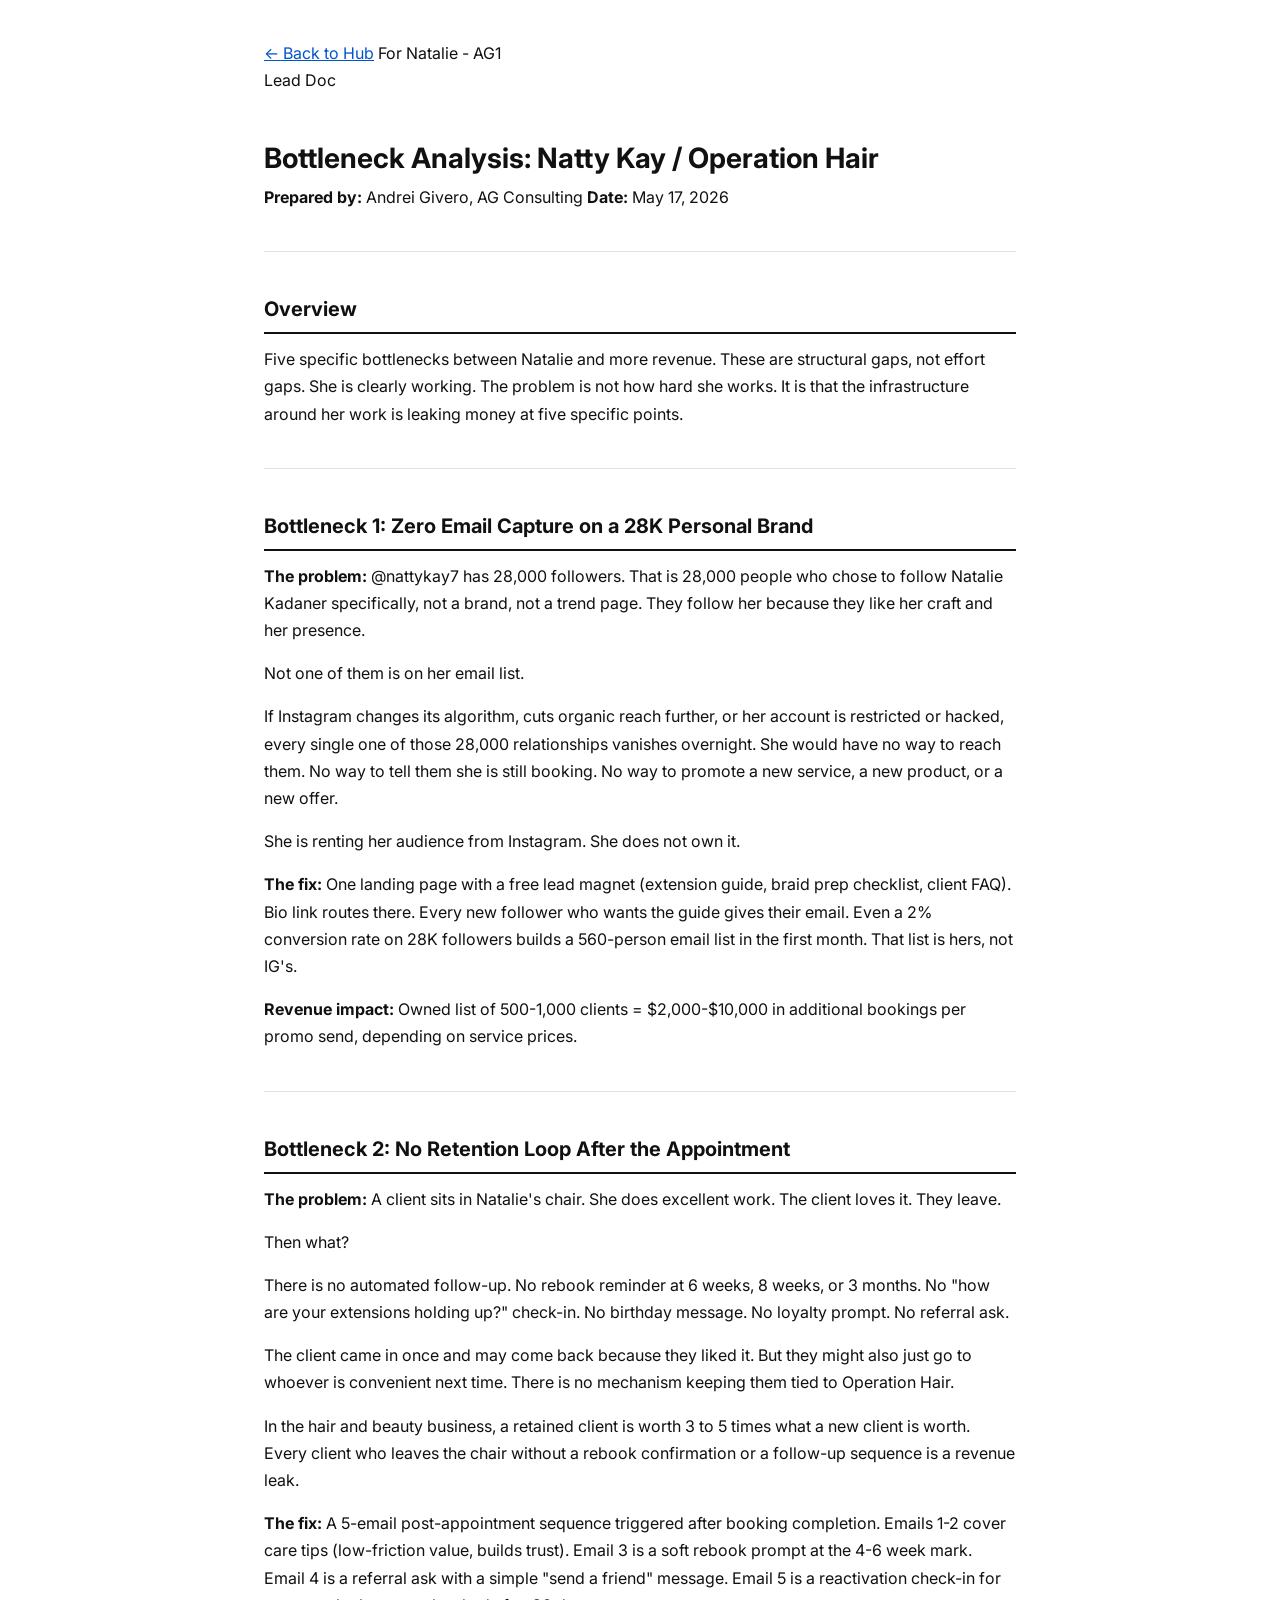
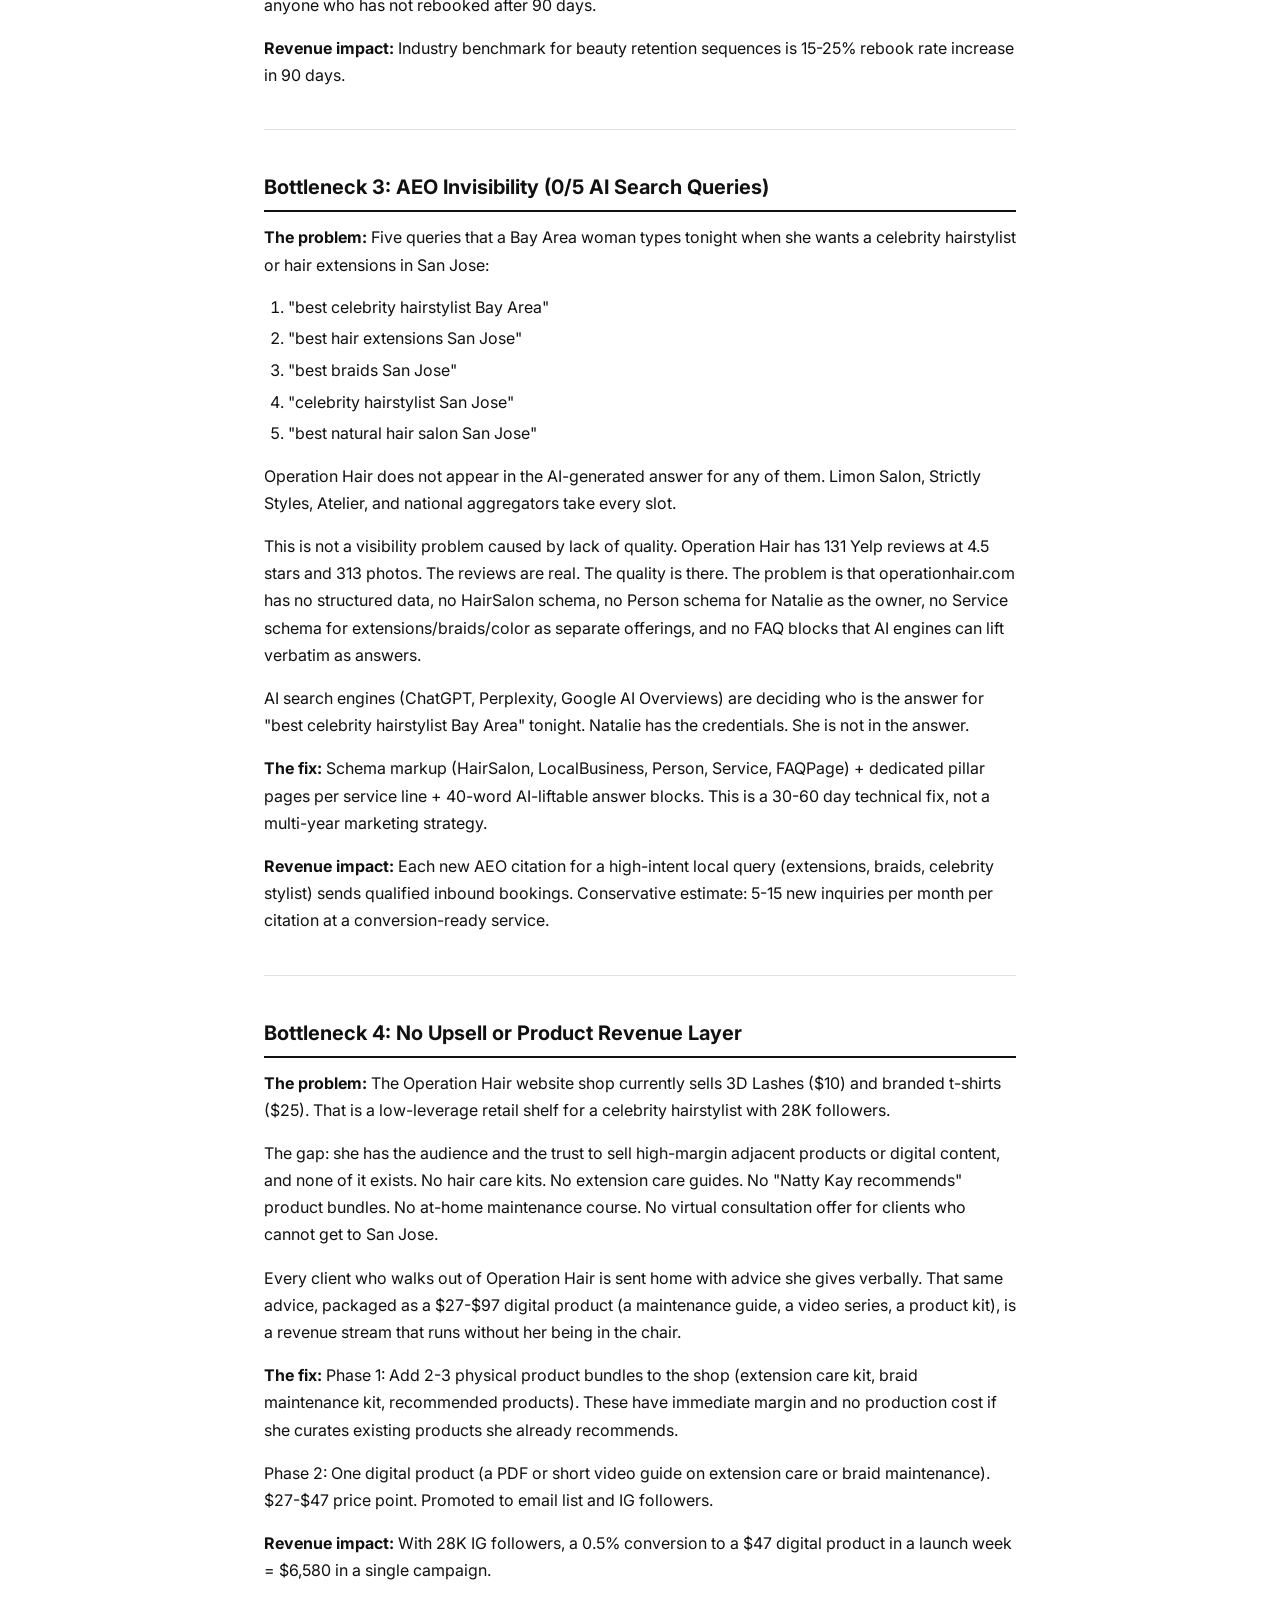
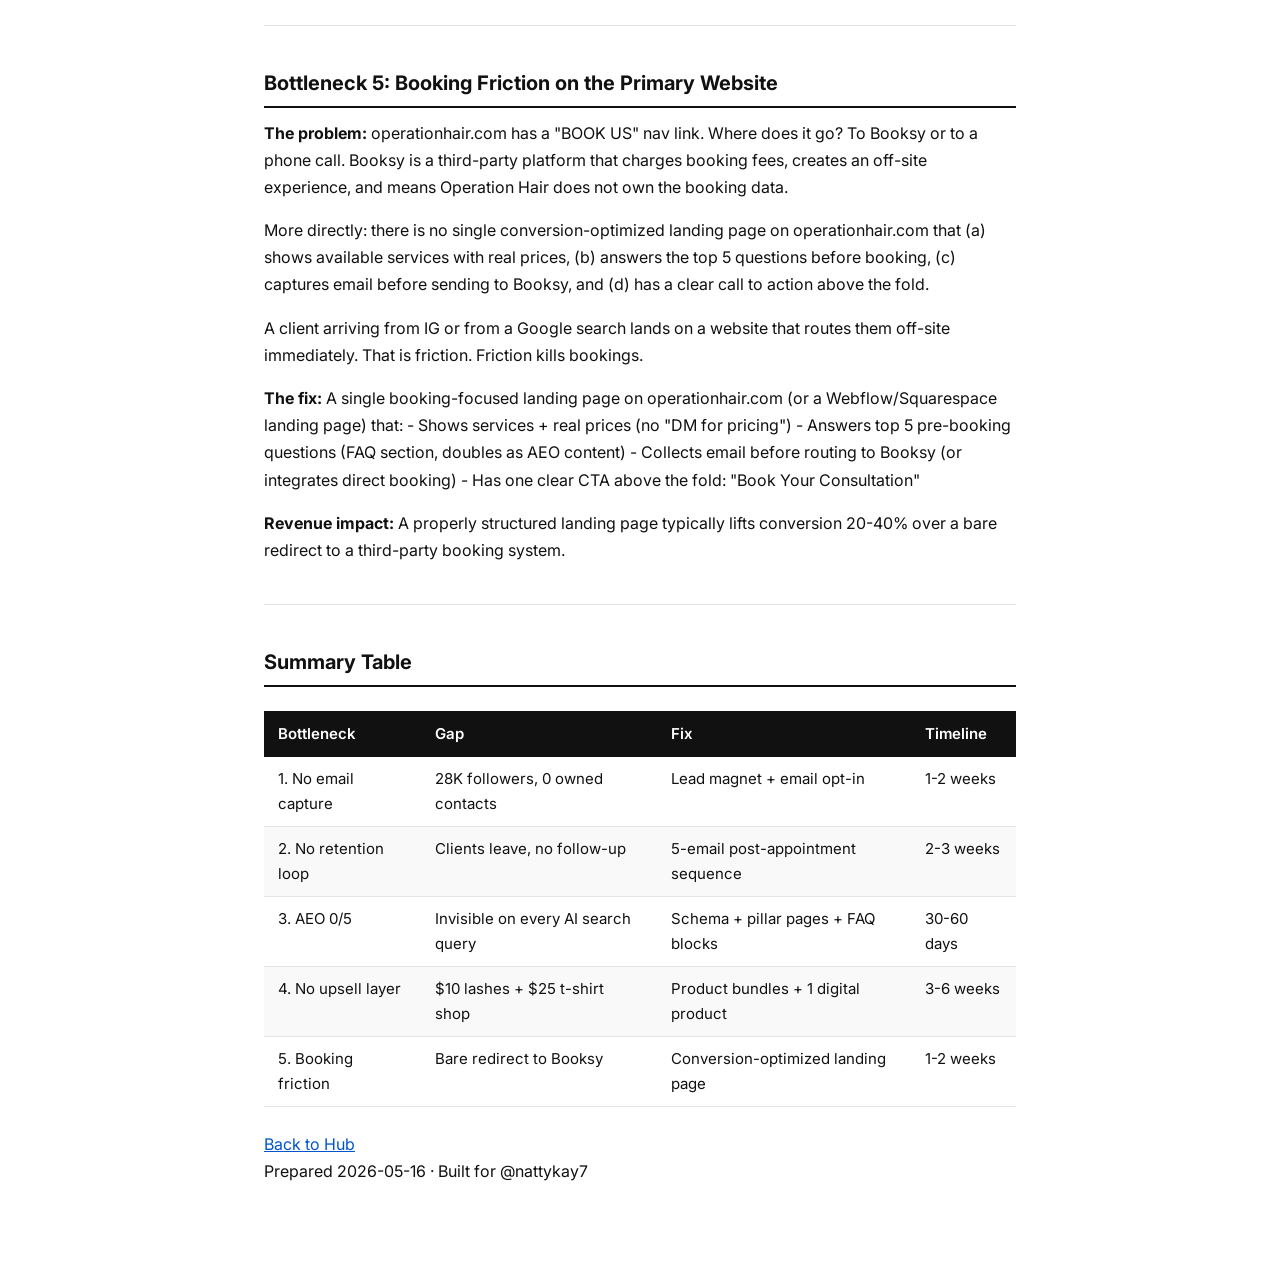
<file: bottleneck-analysis.html>
<!DOCTYPE html>
<html lang="en">
<head>
<meta charset="UTF-8">
<meta name="viewport" content="width=device-width, initial-scale=1.0">
<title>Bottleneck Analysis - For Natalie - AG1</title>
<meta name="description" content="Bottleneck Analysis - built for @nattykay7 by AG1 Consulting.">
<meta name="robots" content="noindex">
<meta property="og:title" content="Bottleneck Analysis - For Natalie">
<meta property="og:description" content="Part of the warm-reentry plan built for @nattykay7 by AG1 Consulting.">
<meta property="og:type" content="article">
<meta name="twitter:card" content="summary_large_image">
<link rel="preconnect" href="https://fonts.googleapis.com">
<link rel="preconnect" href="https://fonts.gstatic.com" crossorigin>
<link href="https://fonts.googleapis.com/css2?family=Cormorant+Garamond:wght@400;500;600;700&family=Inter:wght@300;400;500;600;700&display=swap" rel="stylesheet">
<link rel="stylesheet" href="docs.css">
</head>
<body>

<nav class="nav">
  <div class="nav-inner">
    <a href="index.html" class="nav-back"><span class="arrow">&larr;</span> Back to Hub</a>
    <span class="nav-title">For Natalie - AG1</span>
  </div>
</nav>

<article class="doc">
  <header class="doc-header">
    <span class="doc-tag">Lead Doc</span>
    <h1>Bottleneck Analysis: Natty Kay / Operation Hair</h1>
  </header>

  
<p><strong>Prepared by:</strong> Andrei Givero, AG Consulting
<strong>Date:</strong> May 17, 2026</p>
<hr />
<h2>Overview</h2>
<p>Five specific bottlenecks between Natalie and more revenue. These are structural gaps, not effort gaps. She is clearly working. The problem is not how hard she works. It is that the infrastructure around her work is leaking money at five specific points.</p>
<hr />
<h2>Bottleneck 1: Zero Email Capture on a 28K Personal Brand</h2>
<p><strong>The problem:</strong>
@nattykay7 has 28,000 followers. That is 28,000 people who chose to follow Natalie Kadaner specifically, not a brand, not a trend page. They follow her because they like her craft and her presence.</p>
<p>Not one of them is on her email list.</p>
<p>If Instagram changes its algorithm, cuts organic reach further, or her account is restricted or hacked, every single one of those 28,000 relationships vanishes overnight. She would have no way to reach them. No way to tell them she is still booking. No way to promote a new service, a new product, or a new offer.</p>
<p>She is renting her audience from Instagram. She does not own it.</p>
<p><strong>The fix:</strong>
One landing page with a free lead magnet (extension guide, braid prep checklist, client FAQ). Bio link routes there. Every new follower who wants the guide gives their email. Even a 2% conversion rate on 28K followers builds a 560-person email list in the first month. That list is hers, not IG's.</p>
<p><strong>Revenue impact:</strong> Owned list of 500-1,000 clients = $2,000-$10,000 in additional bookings per promo send, depending on service prices.</p>
<hr />
<h2>Bottleneck 2: No Retention Loop After the Appointment</h2>
<p><strong>The problem:</strong>
A client sits in Natalie's chair. She does excellent work. The client loves it. They leave.</p>
<p>Then what?</p>
<p>There is no automated follow-up. No rebook reminder at 6 weeks, 8 weeks, or 3 months. No "how are your extensions holding up?" check-in. No birthday message. No loyalty prompt. No referral ask.</p>
<p>The client came in once and may come back because they liked it. But they might also just go to whoever is convenient next time. There is no mechanism keeping them tied to Operation Hair.</p>
<p>In the hair and beauty business, a retained client is worth 3 to 5 times what a new client is worth. Every client who leaves the chair without a rebook confirmation or a follow-up sequence is a revenue leak.</p>
<p><strong>The fix:</strong>
A 5-email post-appointment sequence triggered after booking completion. Emails 1-2 cover care tips (low-friction value, builds trust). Email 3 is a soft rebook prompt at the 4-6 week mark. Email 4 is a referral ask with a simple "send a friend" message. Email 5 is a reactivation check-in for anyone who has not rebooked after 90 days.</p>
<p><strong>Revenue impact:</strong> Industry benchmark for beauty retention sequences is 15-25% rebook rate increase in 90 days.</p>
<hr />
<h2>Bottleneck 3: AEO Invisibility (0/5 AI Search Queries)</h2>
<p><strong>The problem:</strong>
Five queries that a Bay Area woman types tonight when she wants a celebrity hairstylist or hair extensions in San Jose:</p>
<ol>
<li>"best celebrity hairstylist Bay Area"</li>
<li>"best hair extensions San Jose"</li>
<li>"best braids San Jose"</li>
<li>"celebrity hairstylist San Jose"</li>
<li>"best natural hair salon San Jose"</li>
</ol>
<p>Operation Hair does not appear in the AI-generated answer for any of them. Limon Salon, Strictly Styles, Atelier, and national aggregators take every slot.</p>
<p>This is not a visibility problem caused by lack of quality. Operation Hair has 131 Yelp reviews at 4.5 stars and 313 photos. The reviews are real. The quality is there. The problem is that operationhair.com has no structured data, no HairSalon schema, no Person schema for Natalie as the owner, no Service schema for extensions/braids/color as separate offerings, and no FAQ blocks that AI engines can lift verbatim as answers.</p>
<p>AI search engines (ChatGPT, Perplexity, Google AI Overviews) are deciding who is the answer for "best celebrity hairstylist Bay Area" tonight. Natalie has the credentials. She is not in the answer.</p>
<p><strong>The fix:</strong>
Schema markup (HairSalon, LocalBusiness, Person, Service, FAQPage) + dedicated pillar pages per service line + 40-word AI-liftable answer blocks. This is a 30-60 day technical fix, not a multi-year marketing strategy.</p>
<p><strong>Revenue impact:</strong> Each new AEO citation for a high-intent local query (extensions, braids, celebrity stylist) sends qualified inbound bookings. Conservative estimate: 5-15 new inquiries per month per citation at a conversion-ready service.</p>
<hr />
<h2>Bottleneck 4: No Upsell or Product Revenue Layer</h2>
<p><strong>The problem:</strong>
The Operation Hair website shop currently sells 3D Lashes ($10) and branded t-shirts ($25). That is a low-leverage retail shelf for a celebrity hairstylist with 28K followers.</p>
<p>The gap: she has the audience and the trust to sell high-margin adjacent products or digital content, and none of it exists. No hair care kits. No extension care guides. No "Natty Kay recommends" product bundles. No at-home maintenance course. No virtual consultation offer for clients who cannot get to San Jose.</p>
<p>Every client who walks out of Operation Hair is sent home with advice she gives verbally. That same advice, packaged as a $27-$97 digital product (a maintenance guide, a video series, a product kit), is a revenue stream that runs without her being in the chair.</p>
<p><strong>The fix:</strong>
Phase 1: Add 2-3 physical product bundles to the shop (extension care kit, braid maintenance kit, recommended products). These have immediate margin and no production cost if she curates existing products she already recommends.</p>
<p>Phase 2: One digital product (a PDF or short video guide on extension care or braid maintenance). $27-$47 price point. Promoted to email list and IG followers.</p>
<p><strong>Revenue impact:</strong> With 28K IG followers, a 0.5% conversion to a $47 digital product in a launch week = $6,580 in a single campaign.</p>
<hr />
<h2>Bottleneck 5: Booking Friction on the Primary Website</h2>
<p><strong>The problem:</strong>
operationhair.com has a "BOOK US" nav link. Where does it go? To Booksy or to a phone call. Booksy is a third-party platform that charges booking fees, creates an off-site experience, and means Operation Hair does not own the booking data.</p>
<p>More directly: there is no single conversion-optimized landing page on operationhair.com that (a) shows available services with real prices, (b) answers the top 5 questions before booking, (c) captures email before sending to Booksy, and (d) has a clear call to action above the fold.</p>
<p>A client arriving from IG or from a Google search lands on a website that routes them off-site immediately. That is friction. Friction kills bookings.</p>
<p><strong>The fix:</strong>
A single booking-focused landing page on operationhair.com (or a Webflow/Squarespace landing page) that:
- Shows services + real prices (no "DM for pricing")
- Answers top 5 pre-booking questions (FAQ section, doubles as AEO content)
- Collects email before routing to Booksy (or integrates direct booking)
- Has one clear CTA above the fold: "Book Your Consultation"</p>
<p><strong>Revenue impact:</strong> A properly structured landing page typically lifts conversion 20-40% over a bare redirect to a third-party booking system.</p>
<hr />
<h2>Summary Table</h2>
<table>
<thead>
<tr>
<th>Bottleneck</th>
<th>Gap</th>
<th>Fix</th>
<th>Timeline</th>
</tr>
</thead>
<tbody>
<tr>
<td>1. No email capture</td>
<td>28K followers, 0 owned contacts</td>
<td>Lead magnet + email opt-in</td>
<td>1-2 weeks</td>
</tr>
<tr>
<td>2. No retention loop</td>
<td>Clients leave, no follow-up</td>
<td>5-email post-appointment sequence</td>
<td>2-3 weeks</td>
</tr>
<tr>
<td>3. AEO 0/5</td>
<td>Invisible on every AI search query</td>
<td>Schema + pillar pages + FAQ blocks</td>
<td>30-60 days</td>
</tr>
<tr>
<td>4. No upsell layer</td>
<td>$10 lashes + $25 t-shirt shop</td>
<td>Product bundles + 1 digital product</td>
<td>3-6 weeks</td>
</tr>
<tr>
<td>5. Booking friction</td>
<td>Bare redirect to Booksy</td>
<td>Conversion-optimized landing page</td>
<td>1-2 weeks</td>
</tr>
</tbody>
</table>

  <footer class="doc-footer">
    <a href="index.html" class="doc-footer-link">Back to Hub</a>
    <div class="doc-meta">Prepared 2026-05-16 &middot; Built for @nattykay7</div>
  </footer>
</article>

</body>
</html>
</file>
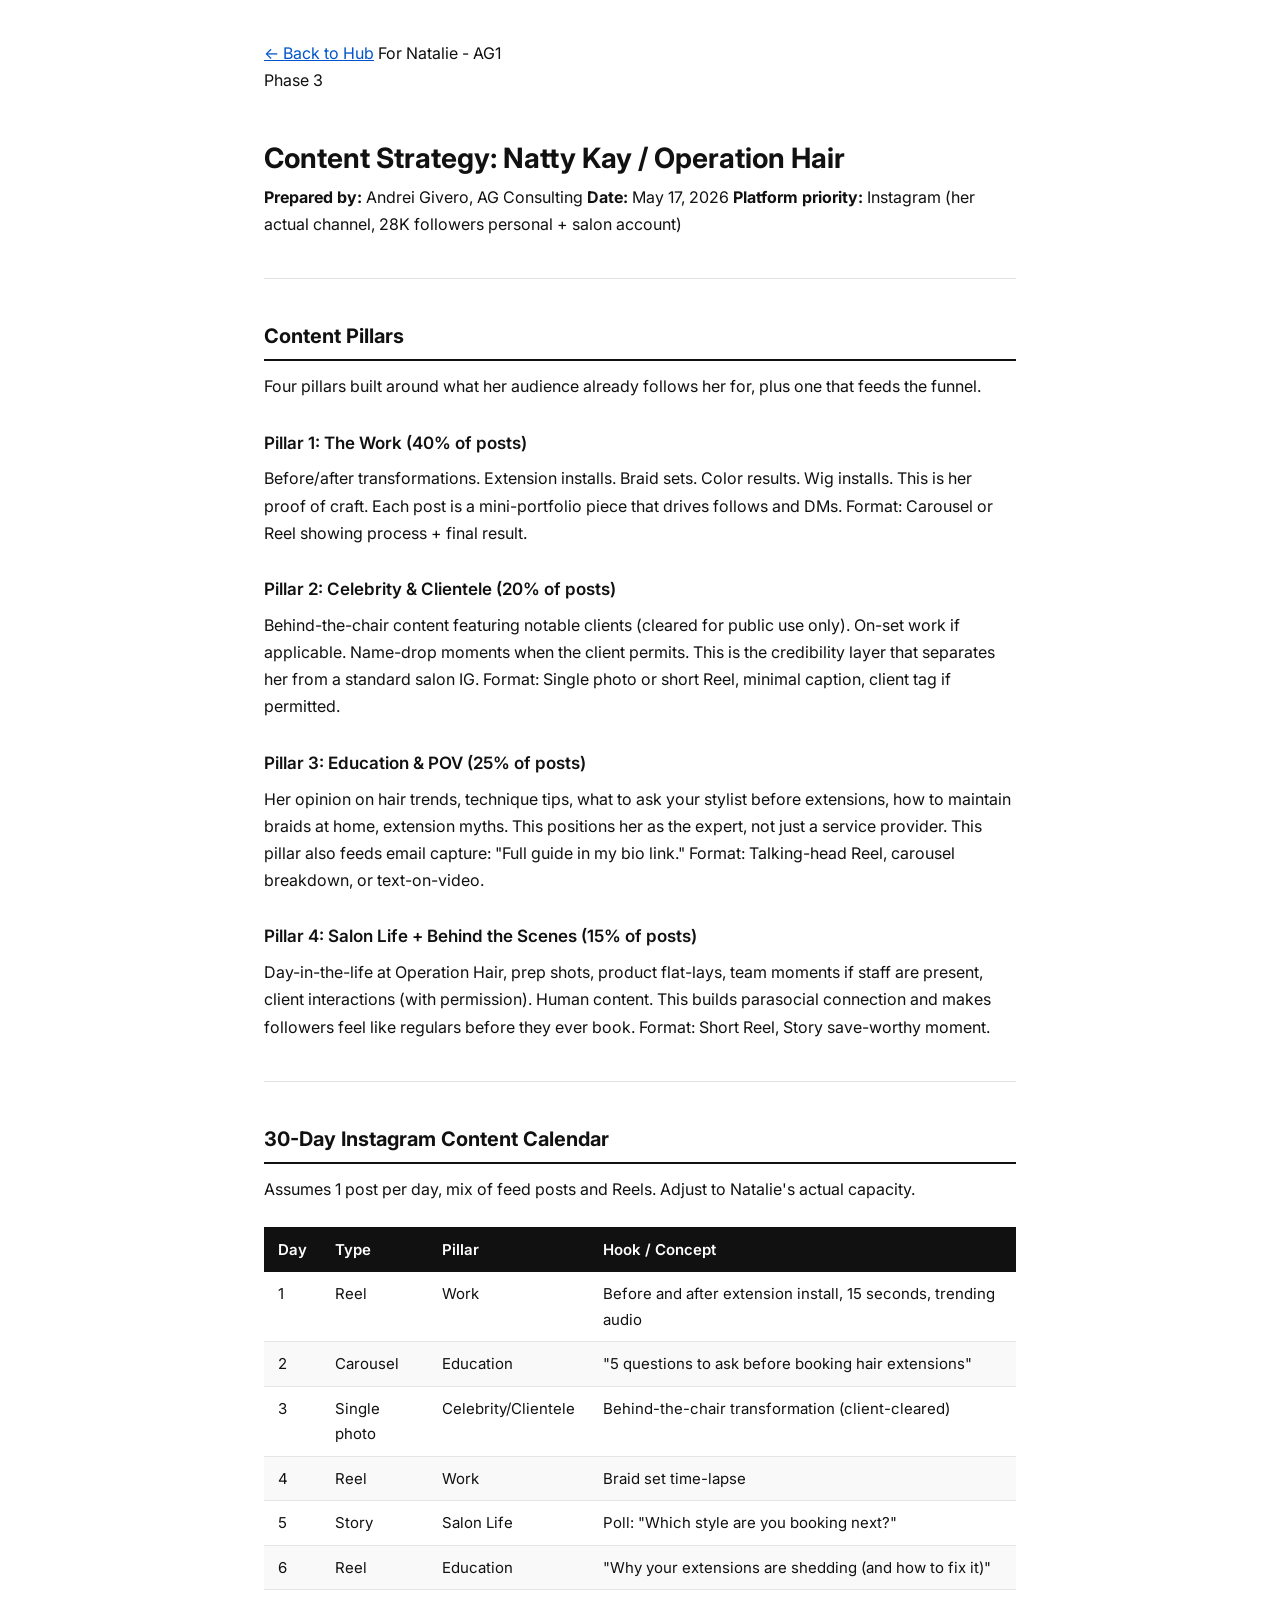
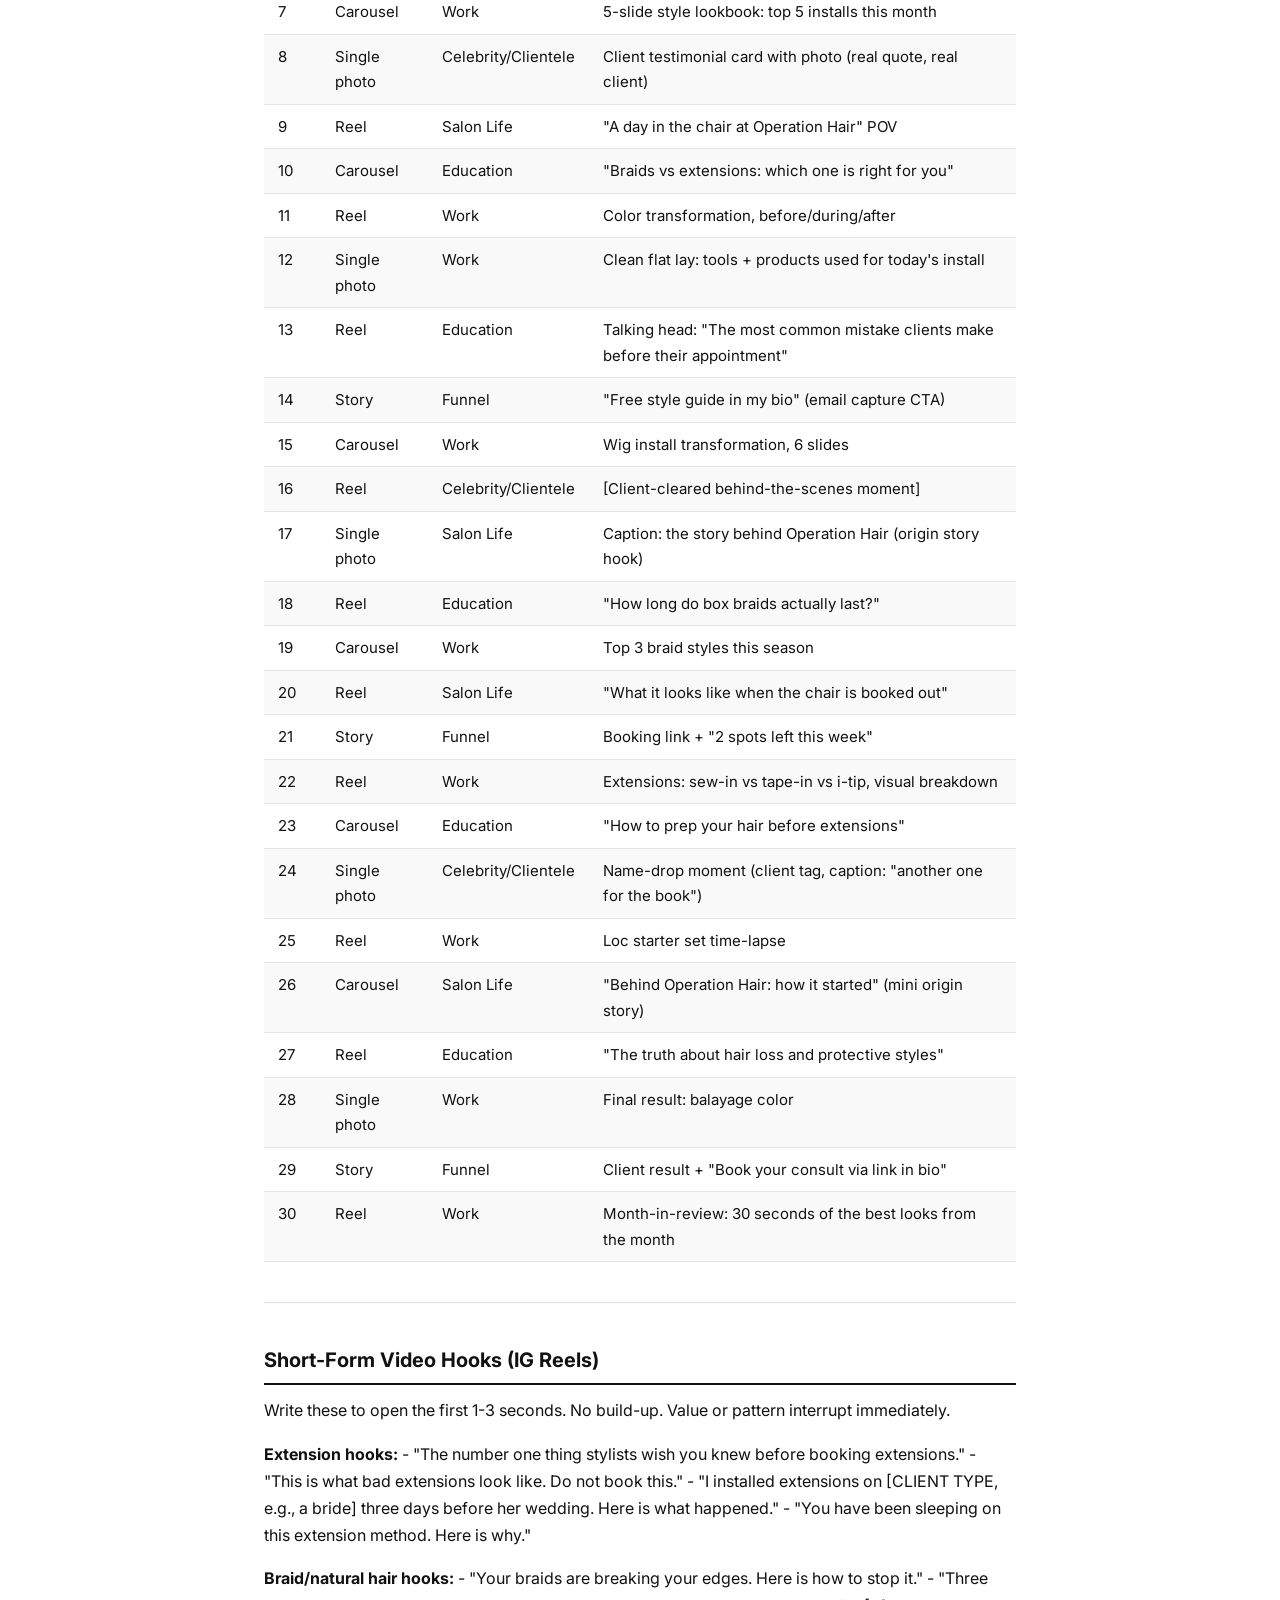
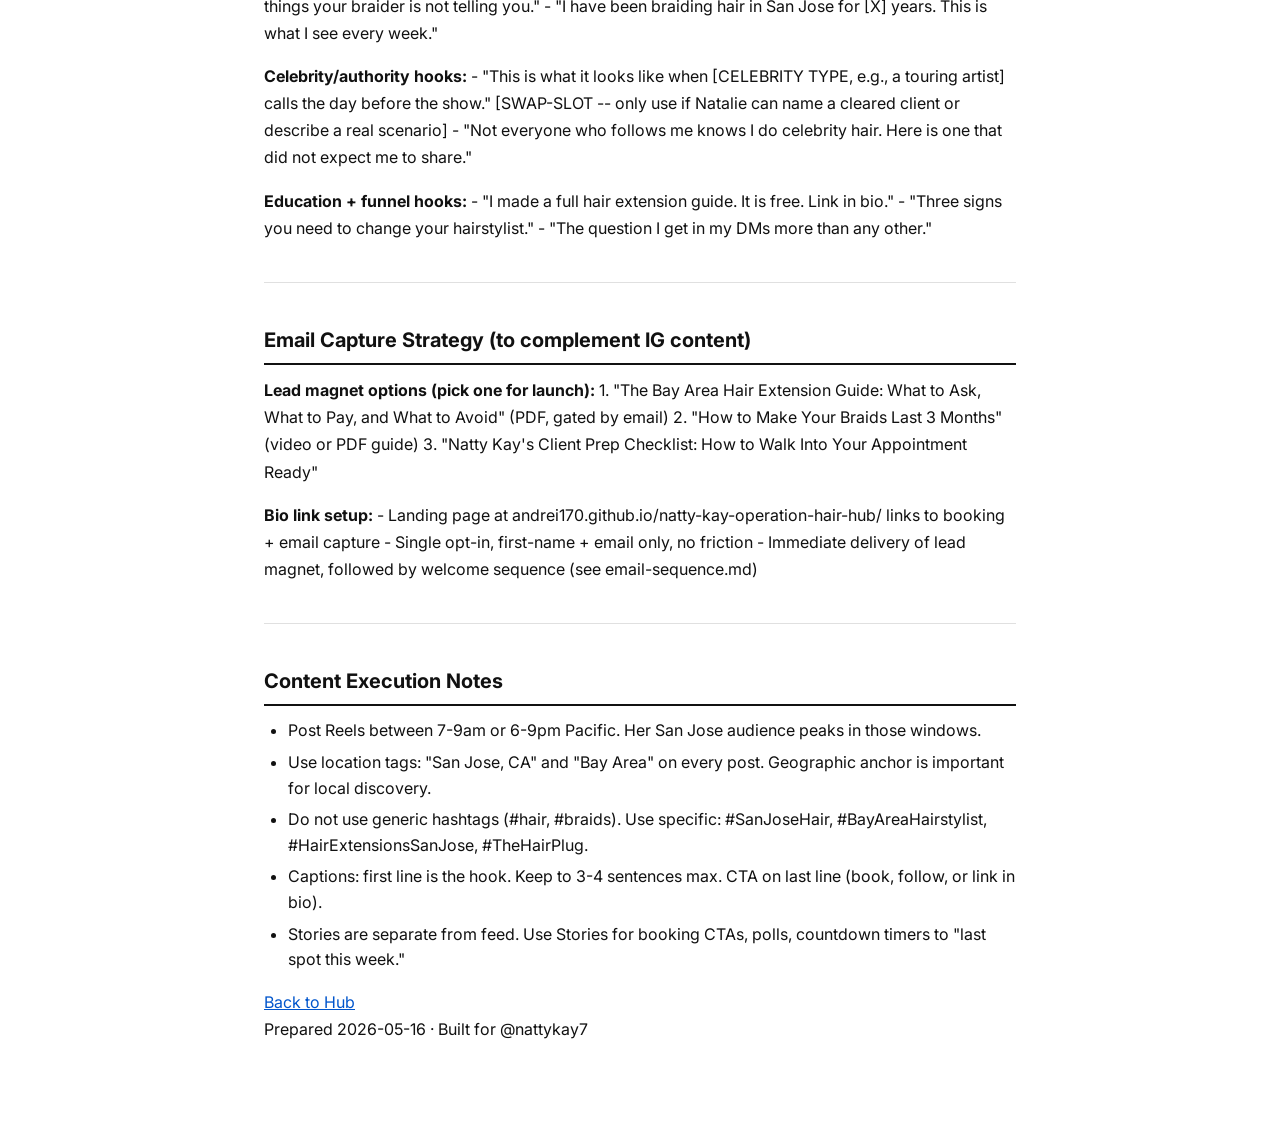
<file: content-strategy.html>
<!DOCTYPE html>
<html lang="en">
<head>
<meta charset="UTF-8">
<meta name="viewport" content="width=device-width, initial-scale=1.0">
<title>Content Strategy - For Natalie - AG1</title>
<meta name="description" content="Content Strategy - built for @nattykay7 by AG1 Consulting.">
<meta name="robots" content="noindex">
<meta property="og:title" content="Content Strategy - For Natalie">
<meta property="og:description" content="Part of the warm-reentry plan built for @nattykay7 by AG1 Consulting.">
<meta property="og:type" content="article">
<meta name="twitter:card" content="summary_large_image">
<link rel="preconnect" href="https://fonts.googleapis.com">
<link rel="preconnect" href="https://fonts.gstatic.com" crossorigin>
<link href="https://fonts.googleapis.com/css2?family=Cormorant+Garamond:wght@400;500;600;700&family=Inter:wght@300;400;500;600;700&display=swap" rel="stylesheet">
<link rel="stylesheet" href="docs.css">
</head>
<body>

<nav class="nav">
  <div class="nav-inner">
    <a href="index.html" class="nav-back"><span class="arrow">&larr;</span> Back to Hub</a>
    <span class="nav-title">For Natalie - AG1</span>
  </div>
</nav>

<article class="doc">
  <header class="doc-header">
    <span class="doc-tag">Phase 3</span>
    <h1>Content Strategy: Natty Kay / Operation Hair</h1>
  </header>

  
<p><strong>Prepared by:</strong> Andrei Givero, AG Consulting
<strong>Date:</strong> May 17, 2026
<strong>Platform priority:</strong> Instagram (her actual channel, 28K followers personal + salon account)</p>
<hr />
<h2>Content Pillars</h2>
<p>Four pillars built around what her audience already follows her for, plus one that feeds the funnel.</p>
<h3>Pillar 1: The Work (40% of posts)</h3>
<p>Before/after transformations. Extension installs. Braid sets. Color results. Wig installs. This is her proof of craft. Each post is a mini-portfolio piece that drives follows and DMs. Format: Carousel or Reel showing process + final result.</p>
<h3>Pillar 2: Celebrity &amp; Clientele (20% of posts)</h3>
<p>Behind-the-chair content featuring notable clients (cleared for public use only). On-set work if applicable. Name-drop moments when the client permits. This is the credibility layer that separates her from a standard salon IG. Format: Single photo or short Reel, minimal caption, client tag if permitted.</p>
<h3>Pillar 3: Education &amp; POV (25% of posts)</h3>
<p>Her opinion on hair trends, technique tips, what to ask your stylist before extensions, how to maintain braids at home, extension myths. This positions her as the expert, not just a service provider. This pillar also feeds email capture: "Full guide in my bio link." Format: Talking-head Reel, carousel breakdown, or text-on-video.</p>
<h3>Pillar 4: Salon Life + Behind the Scenes (15% of posts)</h3>
<p>Day-in-the-life at Operation Hair, prep shots, product flat-lays, team moments if staff are present, client interactions (with permission). Human content. This builds parasocial connection and makes followers feel like regulars before they ever book. Format: Short Reel, Story save-worthy moment.</p>
<hr />
<h2>30-Day Instagram Content Calendar</h2>
<p>Assumes 1 post per day, mix of feed posts and Reels. Adjust to Natalie's actual capacity.</p>
<table>
<thead>
<tr>
<th>Day</th>
<th>Type</th>
<th>Pillar</th>
<th>Hook / Concept</th>
</tr>
</thead>
<tbody>
<tr>
<td>1</td>
<td>Reel</td>
<td>Work</td>
<td>Before and after extension install, 15 seconds, trending audio</td>
</tr>
<tr>
<td>2</td>
<td>Carousel</td>
<td>Education</td>
<td>"5 questions to ask before booking hair extensions"</td>
</tr>
<tr>
<td>3</td>
<td>Single photo</td>
<td>Celebrity/Clientele</td>
<td>Behind-the-chair transformation (client-cleared)</td>
</tr>
<tr>
<td>4</td>
<td>Reel</td>
<td>Work</td>
<td>Braid set time-lapse</td>
</tr>
<tr>
<td>5</td>
<td>Story</td>
<td>Salon Life</td>
<td>Poll: "Which style are you booking next?"</td>
</tr>
<tr>
<td>6</td>
<td>Reel</td>
<td>Education</td>
<td>"Why your extensions are shedding (and how to fix it)"</td>
</tr>
<tr>
<td>7</td>
<td>Carousel</td>
<td>Work</td>
<td>5-slide style lookbook: top 5 installs this month</td>
</tr>
<tr>
<td>8</td>
<td>Single photo</td>
<td>Celebrity/Clientele</td>
<td>Client testimonial card with photo (real quote, real client)</td>
</tr>
<tr>
<td>9</td>
<td>Reel</td>
<td>Salon Life</td>
<td>"A day in the chair at Operation Hair" POV</td>
</tr>
<tr>
<td>10</td>
<td>Carousel</td>
<td>Education</td>
<td>"Braids vs extensions: which one is right for you"</td>
</tr>
<tr>
<td>11</td>
<td>Reel</td>
<td>Work</td>
<td>Color transformation, before/during/after</td>
</tr>
<tr>
<td>12</td>
<td>Single photo</td>
<td>Work</td>
<td>Clean flat lay: tools + products used for today's install</td>
</tr>
<tr>
<td>13</td>
<td>Reel</td>
<td>Education</td>
<td>Talking head: "The most common mistake clients make before their appointment"</td>
</tr>
<tr>
<td>14</td>
<td>Story</td>
<td>Funnel</td>
<td>"Free style guide in my bio" (email capture CTA)</td>
</tr>
<tr>
<td>15</td>
<td>Carousel</td>
<td>Work</td>
<td>Wig install transformation, 6 slides</td>
</tr>
<tr>
<td>16</td>
<td>Reel</td>
<td>Celebrity/Clientele</td>
<td>[Client-cleared behind-the-scenes moment]</td>
</tr>
<tr>
<td>17</td>
<td>Single photo</td>
<td>Salon Life</td>
<td>Caption: the story behind Operation Hair (origin story hook)</td>
</tr>
<tr>
<td>18</td>
<td>Reel</td>
<td>Education</td>
<td>"How long do box braids actually last?"</td>
</tr>
<tr>
<td>19</td>
<td>Carousel</td>
<td>Work</td>
<td>Top 3 braid styles this season</td>
</tr>
<tr>
<td>20</td>
<td>Reel</td>
<td>Salon Life</td>
<td>"What it looks like when the chair is booked out"</td>
</tr>
<tr>
<td>21</td>
<td>Story</td>
<td>Funnel</td>
<td>Booking link + "2 spots left this week"</td>
</tr>
<tr>
<td>22</td>
<td>Reel</td>
<td>Work</td>
<td>Extensions: sew-in vs tape-in vs i-tip, visual breakdown</td>
</tr>
<tr>
<td>23</td>
<td>Carousel</td>
<td>Education</td>
<td>"How to prep your hair before extensions"</td>
</tr>
<tr>
<td>24</td>
<td>Single photo</td>
<td>Celebrity/Clientele</td>
<td>Name-drop moment (client tag, caption: "another one for the book")</td>
</tr>
<tr>
<td>25</td>
<td>Reel</td>
<td>Work</td>
<td>Loc starter set time-lapse</td>
</tr>
<tr>
<td>26</td>
<td>Carousel</td>
<td>Salon Life</td>
<td>"Behind Operation Hair: how it started" (mini origin story)</td>
</tr>
<tr>
<td>27</td>
<td>Reel</td>
<td>Education</td>
<td>"The truth about hair loss and protective styles"</td>
</tr>
<tr>
<td>28</td>
<td>Single photo</td>
<td>Work</td>
<td>Final result: balayage color</td>
</tr>
<tr>
<td>29</td>
<td>Story</td>
<td>Funnel</td>
<td>Client result + "Book your consult via link in bio"</td>
</tr>
<tr>
<td>30</td>
<td>Reel</td>
<td>Work</td>
<td>Month-in-review: 30 seconds of the best looks from the month</td>
</tr>
</tbody>
</table>
<hr />
<h2>Short-Form Video Hooks (IG Reels)</h2>
<p>Write these to open the first 1-3 seconds. No build-up. Value or pattern interrupt immediately.</p>
<p><strong>Extension hooks:</strong>
- "The number one thing stylists wish you knew before booking extensions."
- "This is what bad extensions look like. Do not book this."
- "I installed extensions on [CLIENT TYPE, e.g., a bride] three days before her wedding. Here is what happened."
- "You have been sleeping on this extension method. Here is why."</p>
<p><strong>Braid/natural hair hooks:</strong>
- "Your braids are breaking your edges. Here is how to stop it."
- "Three things your braider is not telling you."
- "I have been braiding hair in San Jose for [X] years. This is what I see every week."</p>
<p><strong>Celebrity/authority hooks:</strong>
- "This is what it looks like when [CELEBRITY TYPE, e.g., a touring artist] calls the day before the show." [SWAP-SLOT -- only use if Natalie can name a cleared client or describe a real scenario]
- "Not everyone who follows me knows I do celebrity hair. Here is one that did not expect me to share."</p>
<p><strong>Education + funnel hooks:</strong>
- "I made a full hair extension guide. It is free. Link in bio."
- "Three signs you need to change your hairstylist."
- "The question I get in my DMs more than any other."</p>
<hr />
<h2>Email Capture Strategy (to complement IG content)</h2>
<p><strong>Lead magnet options (pick one for launch):</strong>
1. "The Bay Area Hair Extension Guide: What to Ask, What to Pay, and What to Avoid" (PDF, gated by email)
2. "How to Make Your Braids Last 3 Months" (video or PDF guide)
3. "Natty Kay's Client Prep Checklist: How to Walk Into Your Appointment Ready"</p>
<p><strong>Bio link setup:</strong>
- Landing page at andrei170.github.io/natty-kay-operation-hair-hub/ links to booking + email capture
- Single opt-in, first-name + email only, no friction
- Immediate delivery of lead magnet, followed by welcome sequence (see email-sequence.md)</p>
<hr />
<h2>Content Execution Notes</h2>
<ul>
<li>Post Reels between 7-9am or 6-9pm Pacific. Her San Jose audience peaks in those windows.</li>
<li>Use location tags: "San Jose, CA" and "Bay Area" on every post. Geographic anchor is important for local discovery.</li>
<li>Do not use generic hashtags (#hair, #braids). Use specific: #SanJoseHair, #BayAreaHairstylist, #HairExtensionsSanJose, #TheHairPlug.</li>
<li>Captions: first line is the hook. Keep to 3-4 sentences max. CTA on last line (book, follow, or link in bio).</li>
<li>Stories are separate from feed. Use Stories for booking CTAs, polls, countdown timers to "last spot this week."</li>
</ul>

  <footer class="doc-footer">
    <a href="index.html" class="doc-footer-link">Back to Hub</a>
    <div class="doc-meta">Prepared 2026-05-16 &middot; Built for @nattykay7</div>
  </footer>
</article>

</body>
</html>
</file>
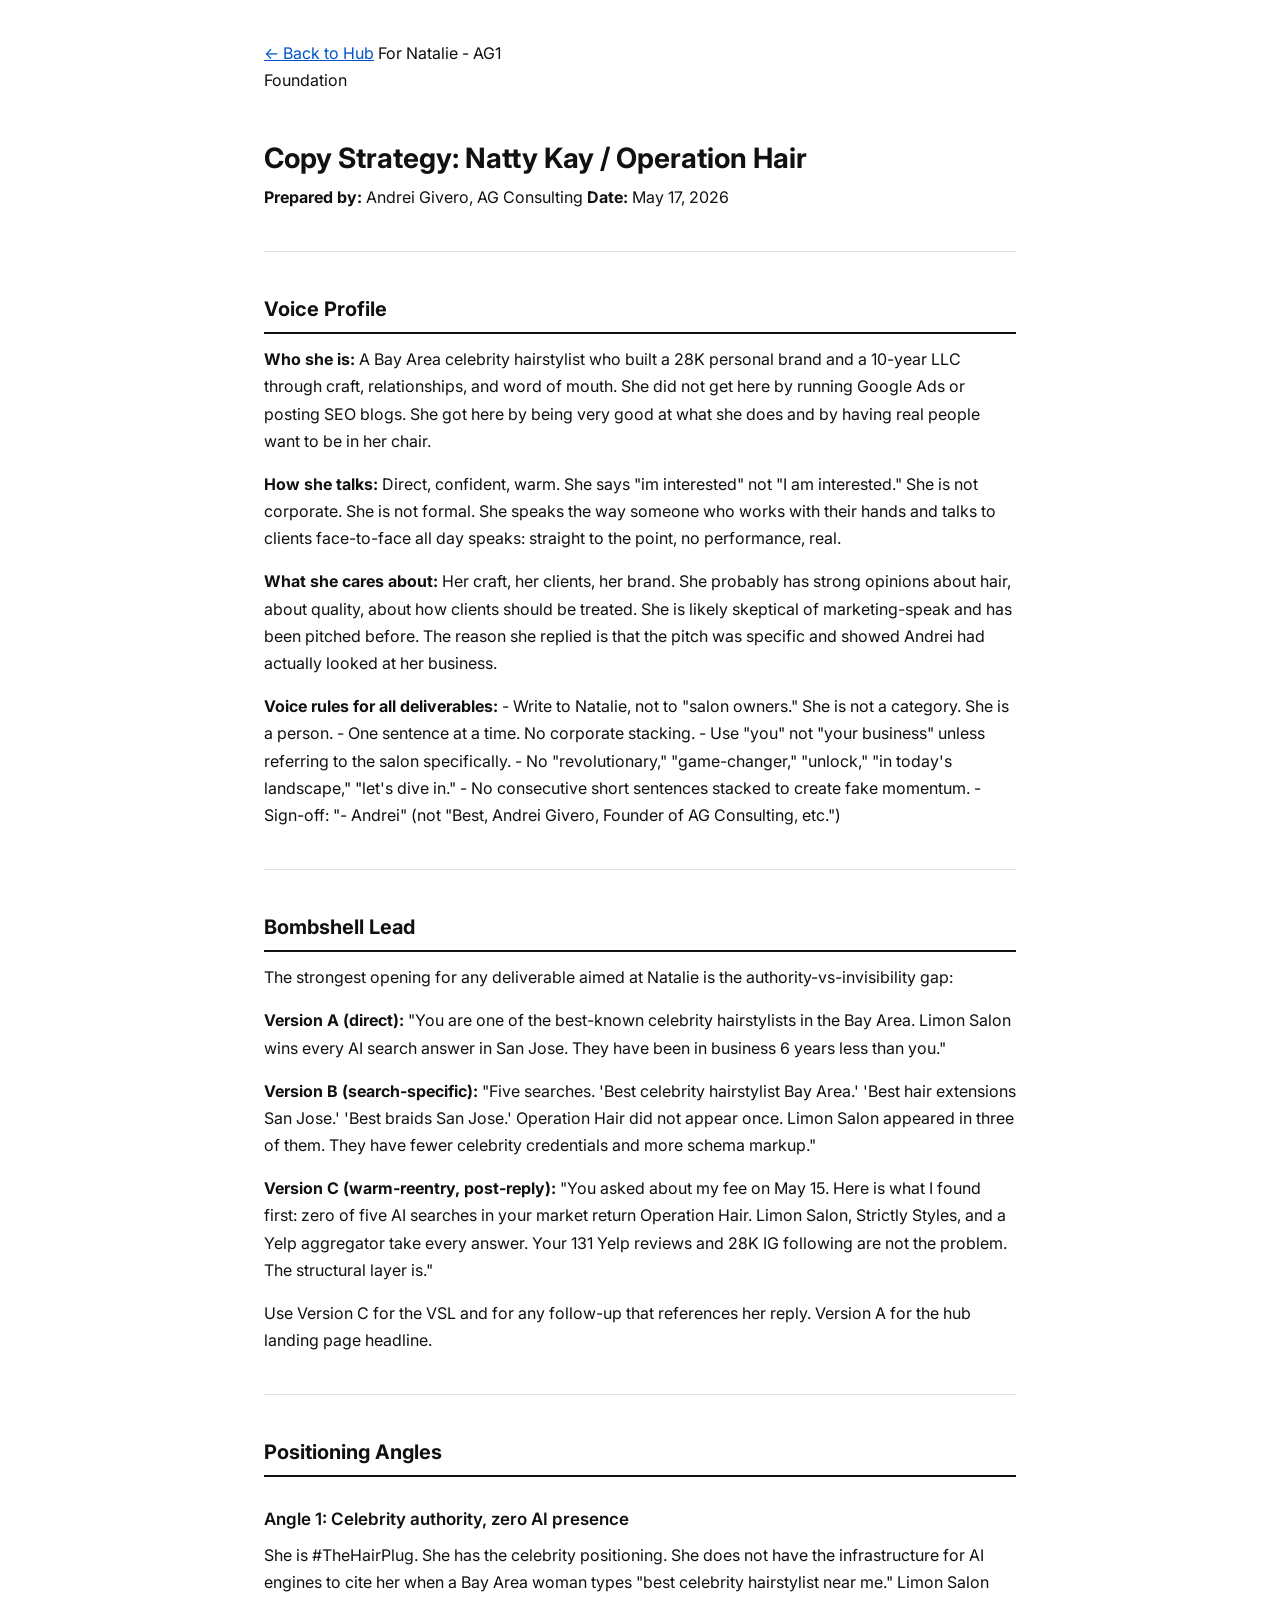
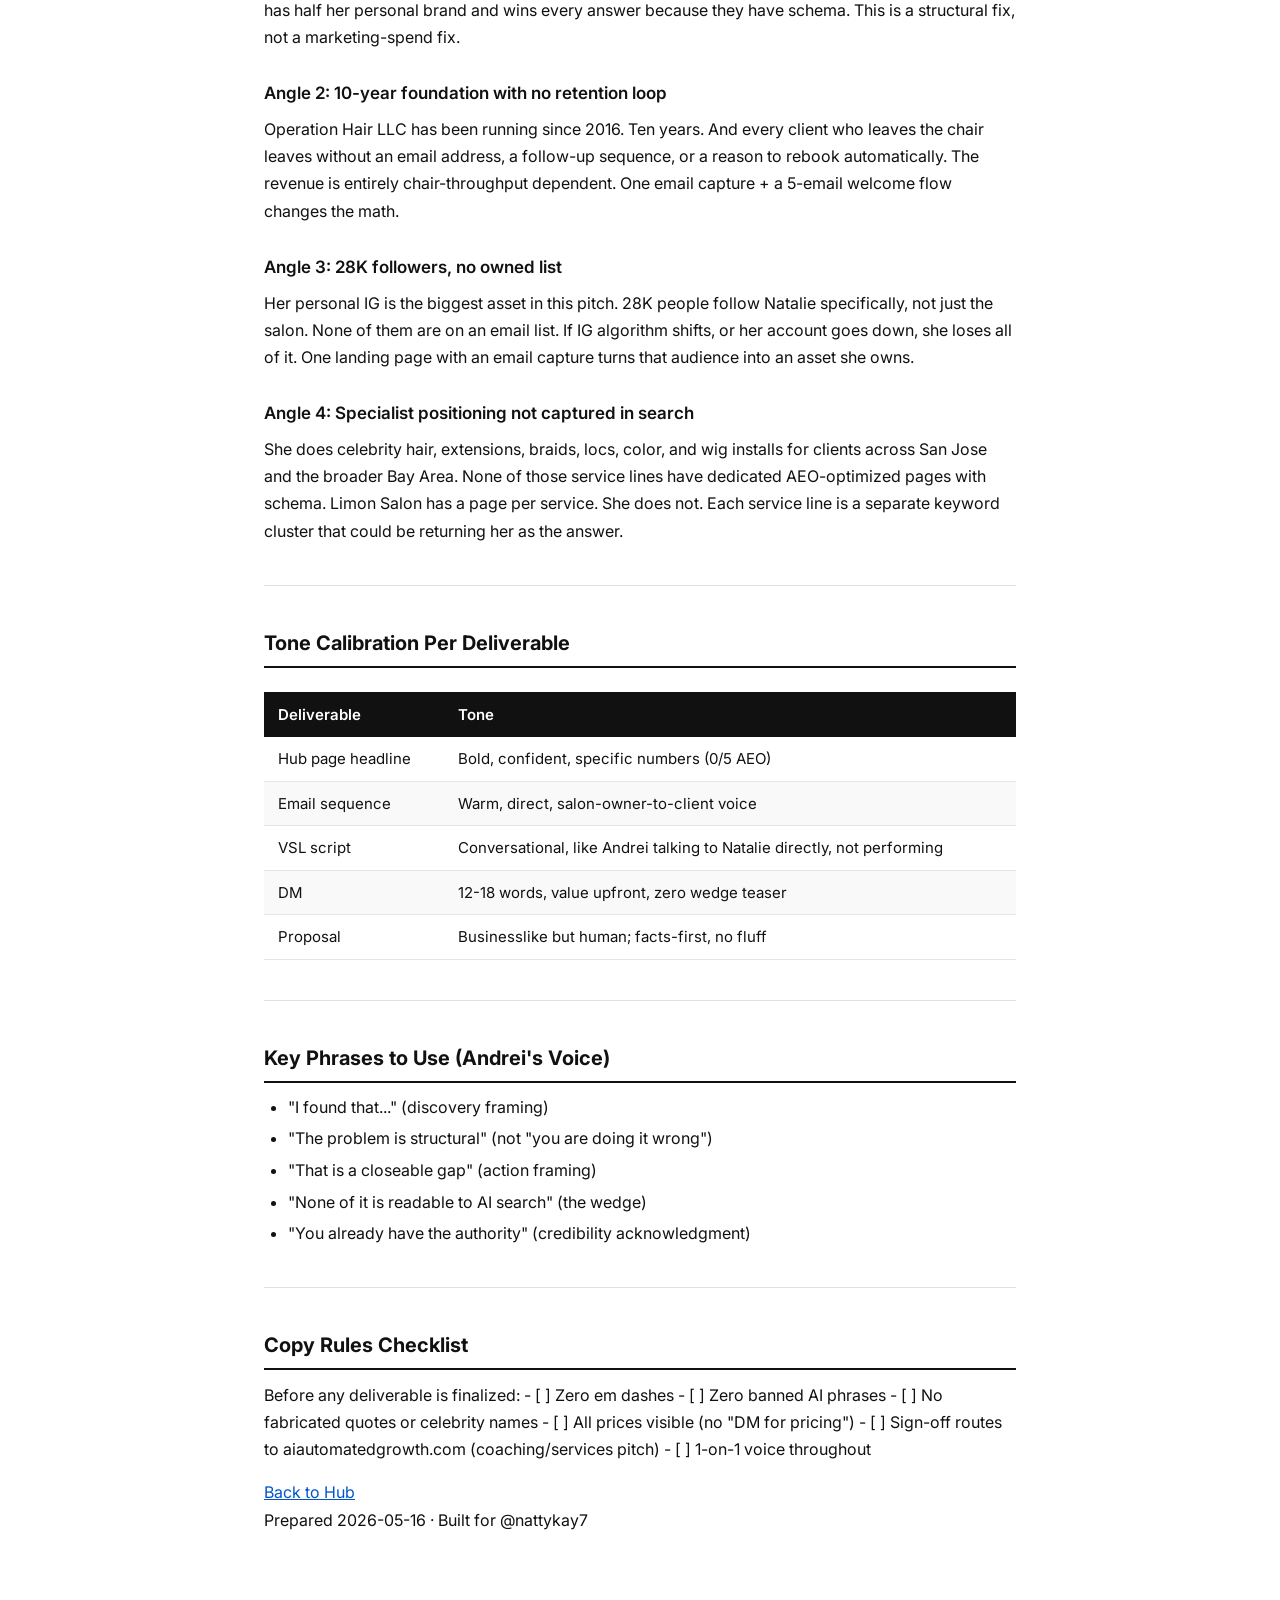
<file: copy-strategy.html>
<!DOCTYPE html>
<html lang="en">
<head>
<meta charset="UTF-8">
<meta name="viewport" content="width=device-width, initial-scale=1.0">
<title>Copy Strategy - For Natalie - AG1</title>
<meta name="description" content="Copy Strategy - built for @nattykay7 by AG1 Consulting.">
<meta name="robots" content="noindex">
<meta property="og:title" content="Copy Strategy - For Natalie">
<meta property="og:description" content="Part of the warm-reentry plan built for @nattykay7 by AG1 Consulting.">
<meta property="og:type" content="article">
<meta name="twitter:card" content="summary_large_image">
<link rel="preconnect" href="https://fonts.googleapis.com">
<link rel="preconnect" href="https://fonts.gstatic.com" crossorigin>
<link href="https://fonts.googleapis.com/css2?family=Cormorant+Garamond:wght@400;500;600;700&family=Inter:wght@300;400;500;600;700&display=swap" rel="stylesheet">
<link rel="stylesheet" href="docs.css">
</head>
<body>

<nav class="nav">
  <div class="nav-inner">
    <a href="index.html" class="nav-back"><span class="arrow">&larr;</span> Back to Hub</a>
    <span class="nav-title">For Natalie - AG1</span>
  </div>
</nav>

<article class="doc">
  <header class="doc-header">
    <span class="doc-tag">Foundation</span>
    <h1>Copy Strategy: Natty Kay / Operation Hair</h1>
  </header>

  
<p><strong>Prepared by:</strong> Andrei Givero, AG Consulting
<strong>Date:</strong> May 17, 2026</p>
<hr />
<h2>Voice Profile</h2>
<p><strong>Who she is:</strong> A Bay Area celebrity hairstylist who built a 28K personal brand and a 10-year LLC through craft, relationships, and word of mouth. She did not get here by running Google Ads or posting SEO blogs. She got here by being very good at what she does and by having real people want to be in her chair.</p>
<p><strong>How she talks:</strong> Direct, confident, warm. She says "im interested" not "I am interested." She is not corporate. She is not formal. She speaks the way someone who works with their hands and talks to clients face-to-face all day speaks: straight to the point, no performance, real.</p>
<p><strong>What she cares about:</strong> Her craft, her clients, her brand. She probably has strong opinions about hair, about quality, about how clients should be treated. She is likely skeptical of marketing-speak and has been pitched before. The reason she replied is that the pitch was specific and showed Andrei had actually looked at her business.</p>
<p><strong>Voice rules for all deliverables:</strong>
- Write to Natalie, not to "salon owners." She is not a category. She is a person.
- One sentence at a time. No corporate stacking.
- Use "you" not "your business" unless referring to the salon specifically.
- No "revolutionary," "game-changer," "unlock," "in today's landscape," "let's dive in."
- No consecutive short sentences stacked to create fake momentum.
- Sign-off: "- Andrei" (not "Best, Andrei Givero, Founder of AG Consulting, etc.")</p>
<hr />
<h2>Bombshell Lead</h2>
<p>The strongest opening for any deliverable aimed at Natalie is the authority-vs-invisibility gap:</p>
<p><strong>Version A (direct):</strong>
"You are one of the best-known celebrity hairstylists in the Bay Area. Limon Salon wins every AI search answer in San Jose. They have been in business 6 years less than you."</p>
<p><strong>Version B (search-specific):</strong>
"Five searches. 'Best celebrity hairstylist Bay Area.' 'Best hair extensions San Jose.' 'Best braids San Jose.' Operation Hair did not appear once. Limon Salon appeared in three of them. They have fewer celebrity credentials and more schema markup."</p>
<p><strong>Version C (warm-reentry, post-reply):</strong>
"You asked about my fee on May 15. Here is what I found first: zero of five AI searches in your market return Operation Hair. Limon Salon, Strictly Styles, and a Yelp aggregator take every answer. Your 131 Yelp reviews and 28K IG following are not the problem. The structural layer is."</p>
<p>Use Version C for the VSL and for any follow-up that references her reply. Version A for the hub landing page headline.</p>
<hr />
<h2>Positioning Angles</h2>
<h3>Angle 1: Celebrity authority, zero AI presence</h3>
<p>She is #TheHairPlug. She has the celebrity positioning. She does not have the infrastructure for AI engines to cite her when a Bay Area woman types "best celebrity hairstylist near me." Limon Salon has half her personal brand and wins every answer because they have schema. This is a structural fix, not a marketing-spend fix.</p>
<h3>Angle 2: 10-year foundation with no retention loop</h3>
<p>Operation Hair LLC has been running since 2016. Ten years. And every client who leaves the chair leaves without an email address, a follow-up sequence, or a reason to rebook automatically. The revenue is entirely chair-throughput dependent. One email capture + a 5-email welcome flow changes the math.</p>
<h3>Angle 3: 28K followers, no owned list</h3>
<p>Her personal IG is the biggest asset in this pitch. 28K people follow Natalie specifically, not just the salon. None of them are on an email list. If IG algorithm shifts, or her account goes down, she loses all of it. One landing page with an email capture turns that audience into an asset she owns.</p>
<h3>Angle 4: Specialist positioning not captured in search</h3>
<p>She does celebrity hair, extensions, braids, locs, color, and wig installs for clients across San Jose and the broader Bay Area. None of those service lines have dedicated AEO-optimized pages with schema. Limon Salon has a page per service. She does not. Each service line is a separate keyword cluster that could be returning her as the answer.</p>
<hr />
<h2>Tone Calibration Per Deliverable</h2>
<table>
<thead>
<tr>
<th>Deliverable</th>
<th>Tone</th>
</tr>
</thead>
<tbody>
<tr>
<td>Hub page headline</td>
<td>Bold, confident, specific numbers (0/5 AEO)</td>
</tr>
<tr>
<td>Email sequence</td>
<td>Warm, direct, salon-owner-to-client voice</td>
</tr>
<tr>
<td>VSL script</td>
<td>Conversational, like Andrei talking to Natalie directly, not performing</td>
</tr>
<tr>
<td>DM</td>
<td>12-18 words, value upfront, zero wedge teaser</td>
</tr>
<tr>
<td>Proposal</td>
<td>Businesslike but human; facts-first, no fluff</td>
</tr>
</tbody>
</table>
<hr />
<h2>Key Phrases to Use (Andrei's Voice)</h2>
<ul>
<li>"I found that..." (discovery framing)</li>
<li>"The problem is structural" (not "you are doing it wrong")</li>
<li>"That is a closeable gap" (action framing)</li>
<li>"None of it is readable to AI search" (the wedge)</li>
<li>"You already have the authority" (credibility acknowledgment)</li>
</ul>
<hr />
<h2>Copy Rules Checklist</h2>
<p>Before any deliverable is finalized:
- [ ] Zero em dashes
- [ ] Zero banned AI phrases
- [ ] No fabricated quotes or celebrity names
- [ ] All prices visible (no "DM for pricing")
- [ ] Sign-off routes to aiautomatedgrowth.com (coaching/services pitch)
- [ ] 1-on-1 voice throughout</p>

  <footer class="doc-footer">
    <a href="index.html" class="doc-footer-link">Back to Hub</a>
    <div class="doc-meta">Prepared 2026-05-16 &middot; Built for @nattykay7</div>
  </footer>
</article>

</body>
</html>
</file>
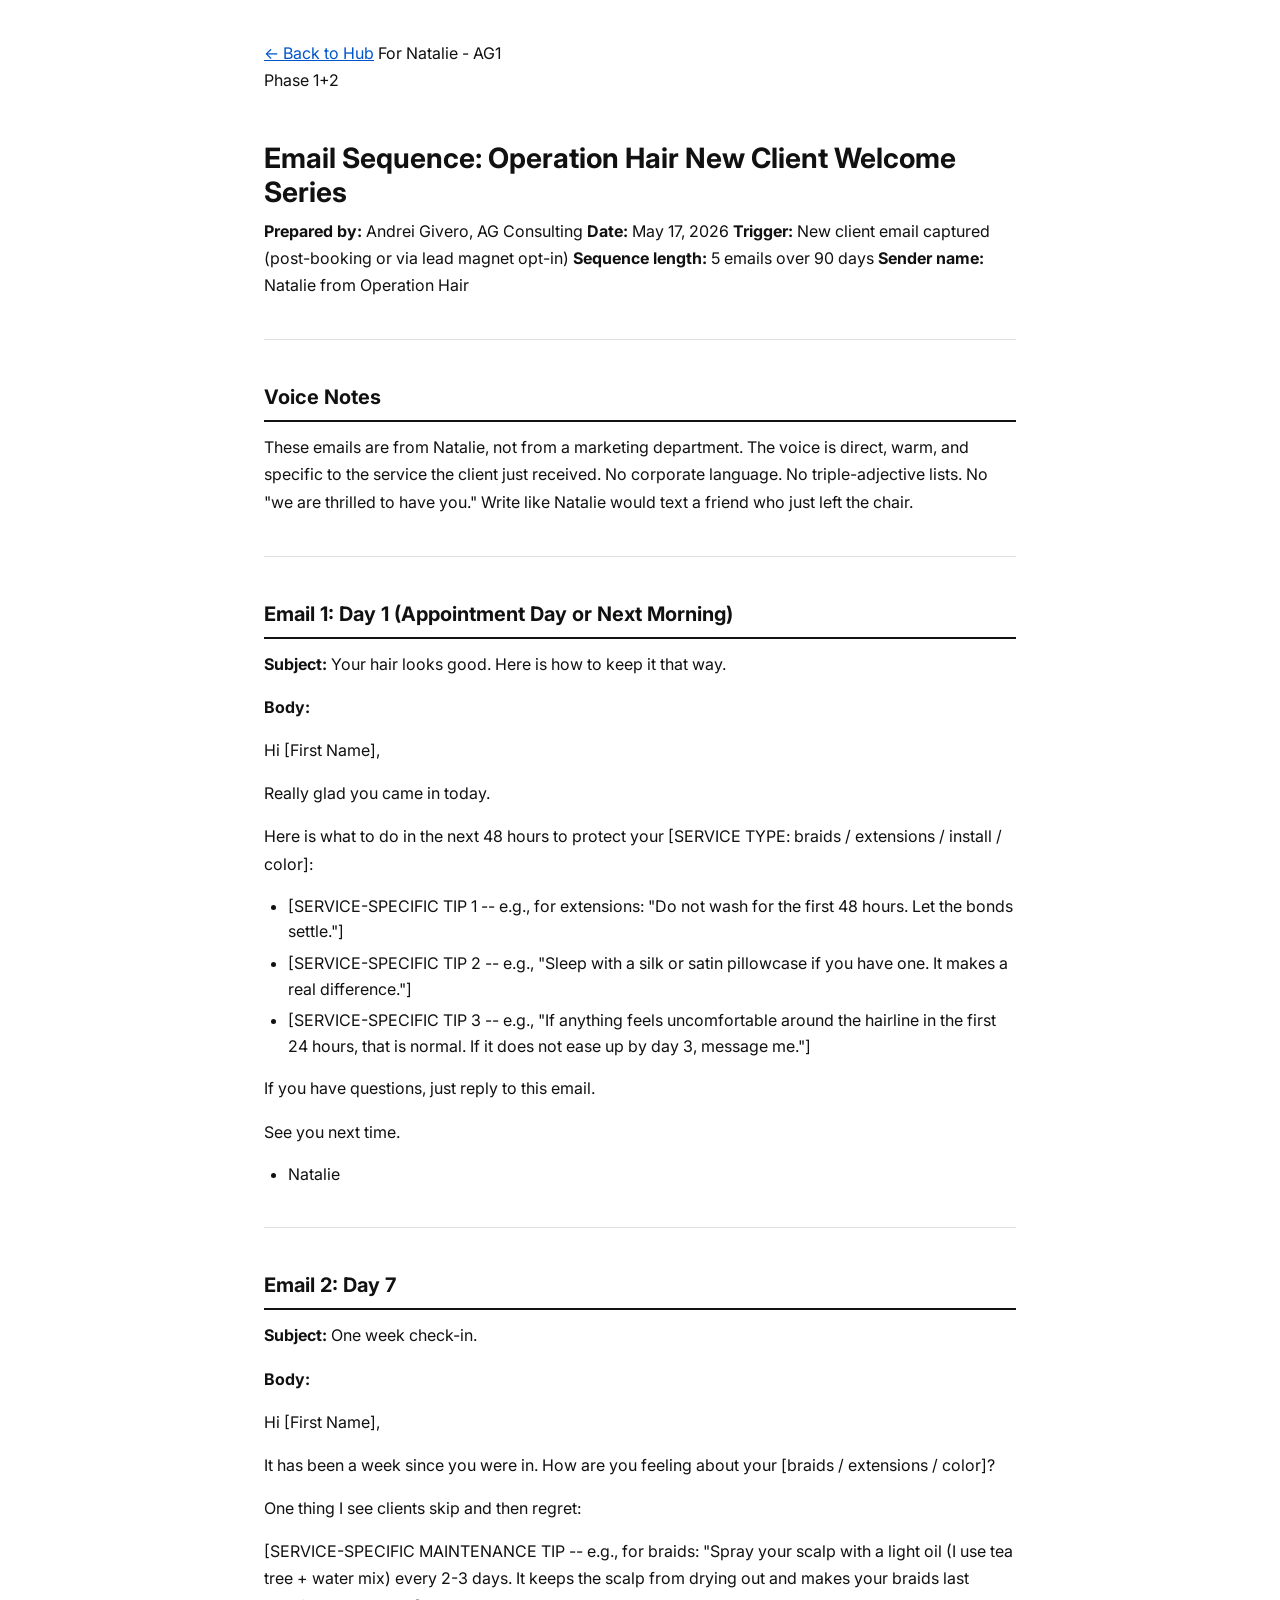
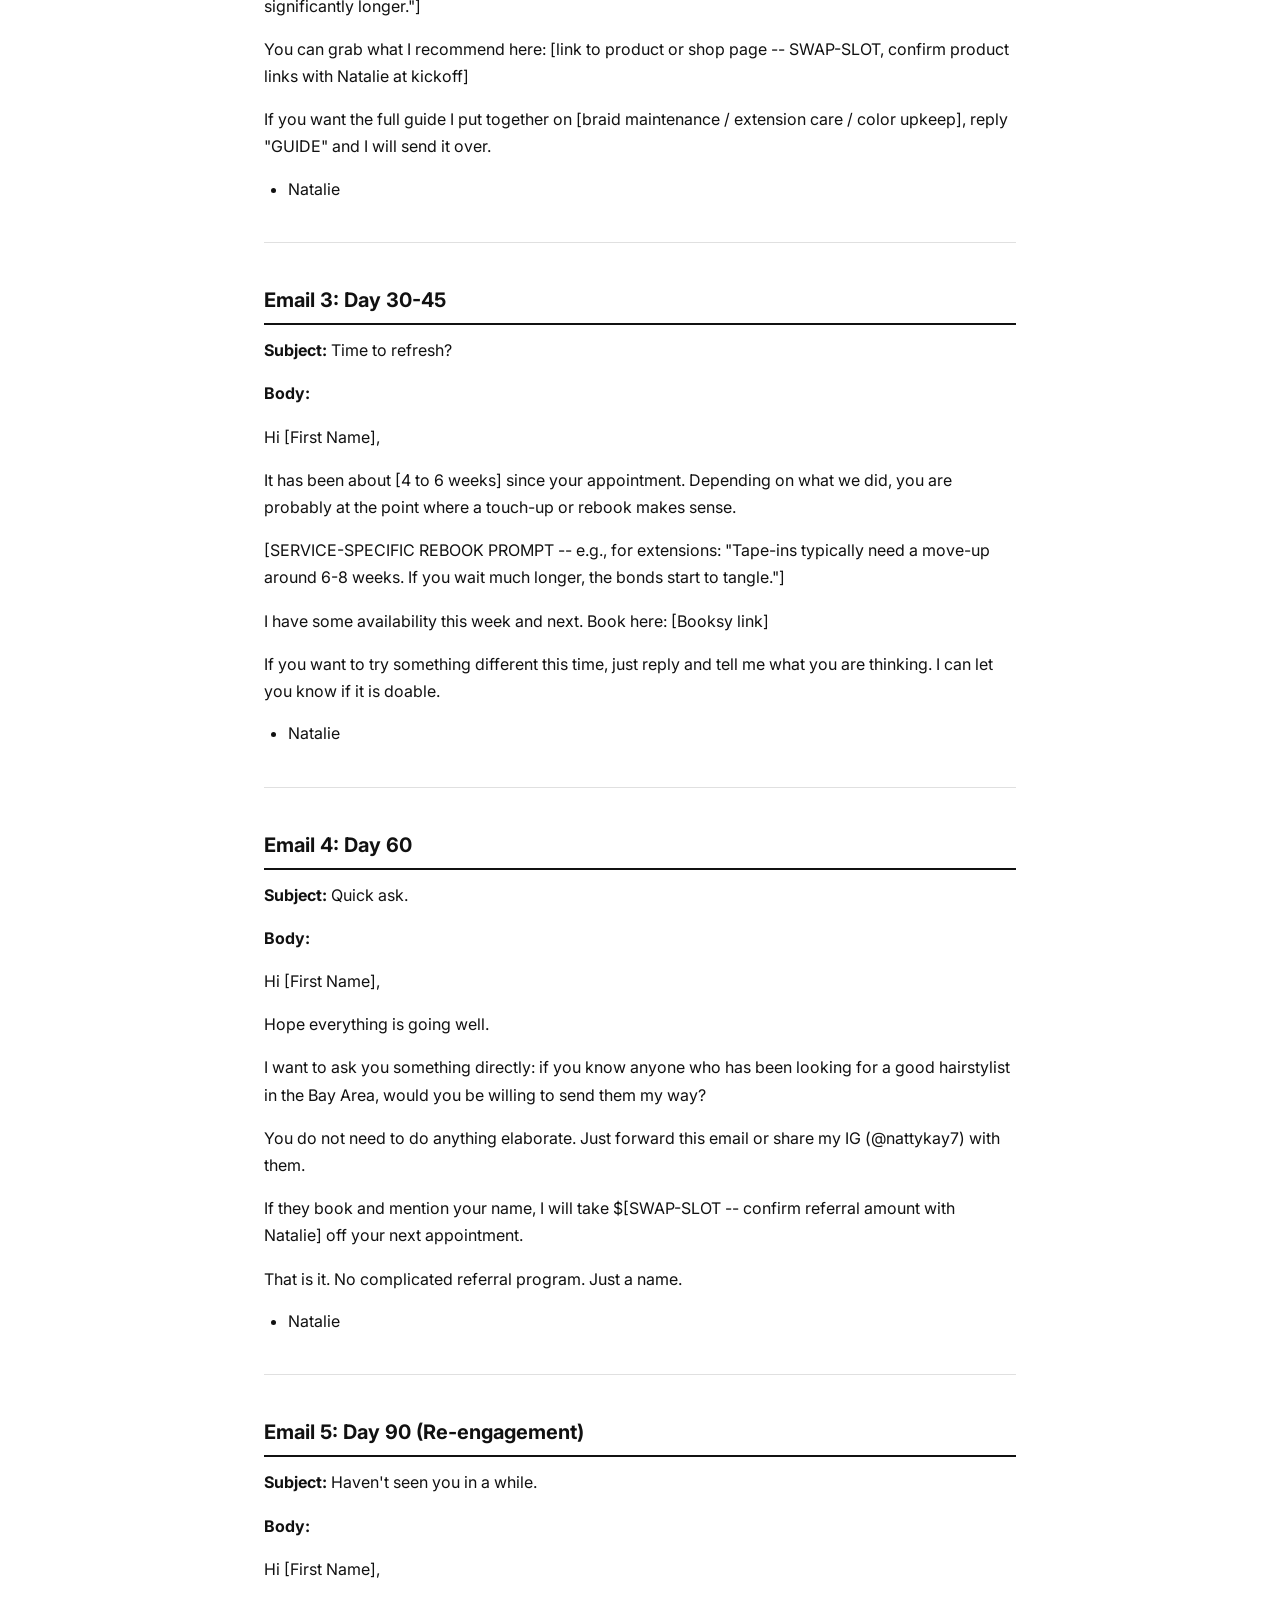
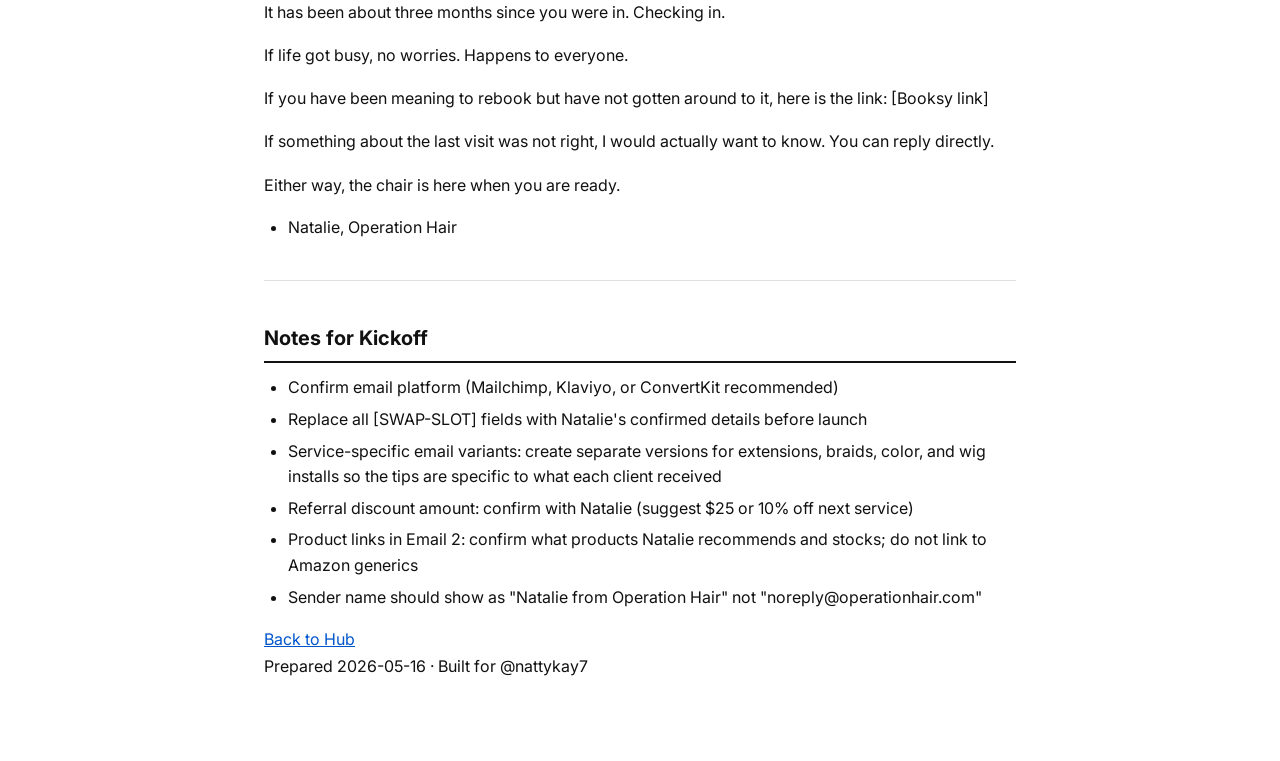
<file: email-sequence.html>
<!DOCTYPE html>
<html lang="en">
<head>
<meta charset="UTF-8">
<meta name="viewport" content="width=device-width, initial-scale=1.0">
<title>Email Sequences - For Natalie - AG1</title>
<meta name="description" content="Email Sequences - built for @nattykay7 by AG1 Consulting.">
<meta name="robots" content="noindex">
<meta property="og:title" content="Email Sequences - For Natalie">
<meta property="og:description" content="Part of the warm-reentry plan built for @nattykay7 by AG1 Consulting.">
<meta property="og:type" content="article">
<meta name="twitter:card" content="summary_large_image">
<link rel="preconnect" href="https://fonts.googleapis.com">
<link rel="preconnect" href="https://fonts.gstatic.com" crossorigin>
<link href="https://fonts.googleapis.com/css2?family=Cormorant+Garamond:wght@400;500;600;700&family=Inter:wght@300;400;500;600;700&display=swap" rel="stylesheet">
<link rel="stylesheet" href="docs.css">
</head>
<body>

<nav class="nav">
  <div class="nav-inner">
    <a href="index.html" class="nav-back"><span class="arrow">&larr;</span> Back to Hub</a>
    <span class="nav-title">For Natalie - AG1</span>
  </div>
</nav>

<article class="doc">
  <header class="doc-header">
    <span class="doc-tag">Phase 1+2</span>
    <h1>Email Sequence: Operation Hair New Client Welcome Series</h1>
  </header>

  
<p><strong>Prepared by:</strong> Andrei Givero, AG Consulting
<strong>Date:</strong> May 17, 2026
<strong>Trigger:</strong> New client email captured (post-booking or via lead magnet opt-in)
<strong>Sequence length:</strong> 5 emails over 90 days
<strong>Sender name:</strong> Natalie from Operation Hair</p>
<hr />
<h2>Voice Notes</h2>
<p>These emails are from Natalie, not from a marketing department. The voice is direct, warm, and specific to the service the client just received. No corporate language. No triple-adjective lists. No "we are thrilled to have you." Write like Natalie would text a friend who just left the chair.</p>
<hr />
<h2>Email 1: Day 1 (Appointment Day or Next Morning)</h2>
<p><strong>Subject:</strong> Your hair looks good. Here is how to keep it that way.</p>
<p><strong>Body:</strong></p>
<p>Hi [First Name],</p>
<p>Really glad you came in today.</p>
<p>Here is what to do in the next 48 hours to protect your [SERVICE TYPE: braids / extensions / install / color]:</p>
<ul>
<li>[SERVICE-SPECIFIC TIP 1 -- e.g., for extensions: "Do not wash for the first 48 hours. Let the bonds settle."]</li>
<li>[SERVICE-SPECIFIC TIP 2 -- e.g., "Sleep with a silk or satin pillowcase if you have one. It makes a real difference."]</li>
<li>[SERVICE-SPECIFIC TIP 3 -- e.g., "If anything feels uncomfortable around the hairline in the first 24 hours, that is normal. If it does not ease up by day 3, message me."]</li>
</ul>
<p>If you have questions, just reply to this email.</p>
<p>See you next time.</p>
<ul>
<li>Natalie</li>
</ul>
<hr />
<h2>Email 2: Day 7</h2>
<p><strong>Subject:</strong> One week check-in.</p>
<p><strong>Body:</strong></p>
<p>Hi [First Name],</p>
<p>It has been a week since you were in. How are you feeling about your [braids / extensions / color]?</p>
<p>One thing I see clients skip and then regret:</p>
<p>[SERVICE-SPECIFIC MAINTENANCE TIP -- e.g., for braids: "Spray your scalp with a light oil (I use tea tree + water mix) every 2-3 days. It keeps the scalp from drying out and makes your braids last significantly longer."]</p>
<p>You can grab what I recommend here: [link to product or shop page -- SWAP-SLOT, confirm product links with Natalie at kickoff]</p>
<p>If you want the full guide I put together on [braid maintenance / extension care / color upkeep], reply "GUIDE" and I will send it over.</p>
<ul>
<li>Natalie</li>
</ul>
<hr />
<h2>Email 3: Day 30-45</h2>
<p><strong>Subject:</strong> Time to refresh?</p>
<p><strong>Body:</strong></p>
<p>Hi [First Name],</p>
<p>It has been about [4 to 6 weeks] since your appointment. Depending on what we did, you are probably at the point where a touch-up or rebook makes sense.</p>
<p>[SERVICE-SPECIFIC REBOOK PROMPT -- e.g., for extensions: "Tape-ins typically need a move-up around 6-8 weeks. If you wait much longer, the bonds start to tangle."]</p>
<p>I have some availability this week and next. Book here: [Booksy link]</p>
<p>If you want to try something different this time, just reply and tell me what you are thinking. I can let you know if it is doable.</p>
<ul>
<li>Natalie</li>
</ul>
<hr />
<h2>Email 4: Day 60</h2>
<p><strong>Subject:</strong> Quick ask.</p>
<p><strong>Body:</strong></p>
<p>Hi [First Name],</p>
<p>Hope everything is going well.</p>
<p>I want to ask you something directly: if you know anyone who has been looking for a good hairstylist in the Bay Area, would you be willing to send them my way?</p>
<p>You do not need to do anything elaborate. Just forward this email or share my IG (@nattykay7) with them.</p>
<p>If they book and mention your name, I will take $[SWAP-SLOT -- confirm referral amount with Natalie] off your next appointment.</p>
<p>That is it. No complicated referral program. Just a name.</p>
<ul>
<li>Natalie</li>
</ul>
<hr />
<h2>Email 5: Day 90 (Re-engagement)</h2>
<p><strong>Subject:</strong> Haven't seen you in a while.</p>
<p><strong>Body:</strong></p>
<p>Hi [First Name],</p>
<p>It has been about three months since you were in. Checking in.</p>
<p>If life got busy, no worries. Happens to everyone.</p>
<p>If you have been meaning to rebook but have not gotten around to it, here is the link: [Booksy link]</p>
<p>If something about the last visit was not right, I would actually want to know. You can reply directly.</p>
<p>Either way, the chair is here when you are ready.</p>
<ul>
<li>Natalie, Operation Hair</li>
</ul>
<hr />
<h2>Notes for Kickoff</h2>
<ul>
<li>Confirm email platform (Mailchimp, Klaviyo, or ConvertKit recommended)</li>
<li>Replace all [SWAP-SLOT] fields with Natalie's confirmed details before launch</li>
<li>Service-specific email variants: create separate versions for extensions, braids, color, and wig installs so the tips are specific to what each client received</li>
<li>Referral discount amount: confirm with Natalie (suggest $25 or 10% off next service)</li>
<li>Product links in Email 2: confirm what products Natalie recommends and stocks; do not link to Amazon generics</li>
<li>Sender name should show as "Natalie from Operation Hair" not "noreply@operationhair.com"</li>
</ul>

  <footer class="doc-footer">
    <a href="index.html" class="doc-footer-link">Back to Hub</a>
    <div class="doc-meta">Prepared 2026-05-16 &middot; Built for @nattykay7</div>
  </footer>
</article>

</body>
</html>
</file>
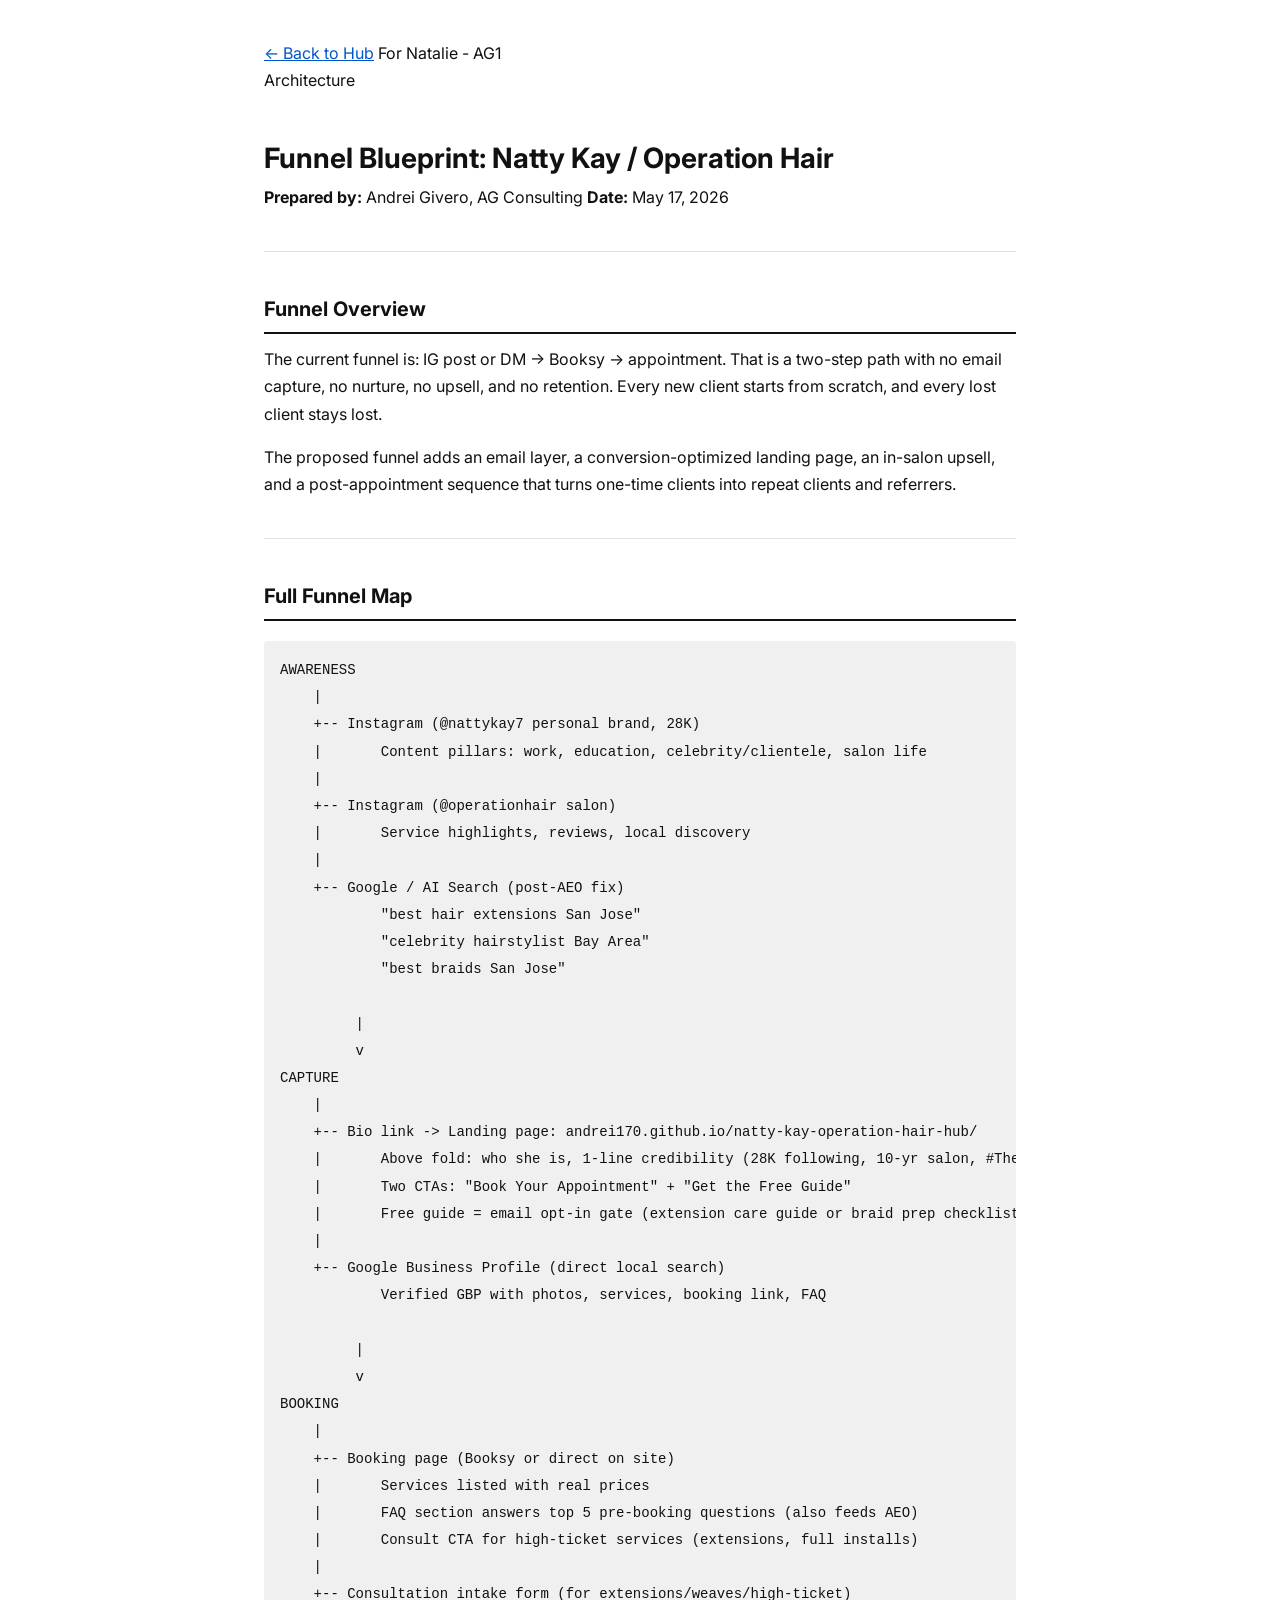
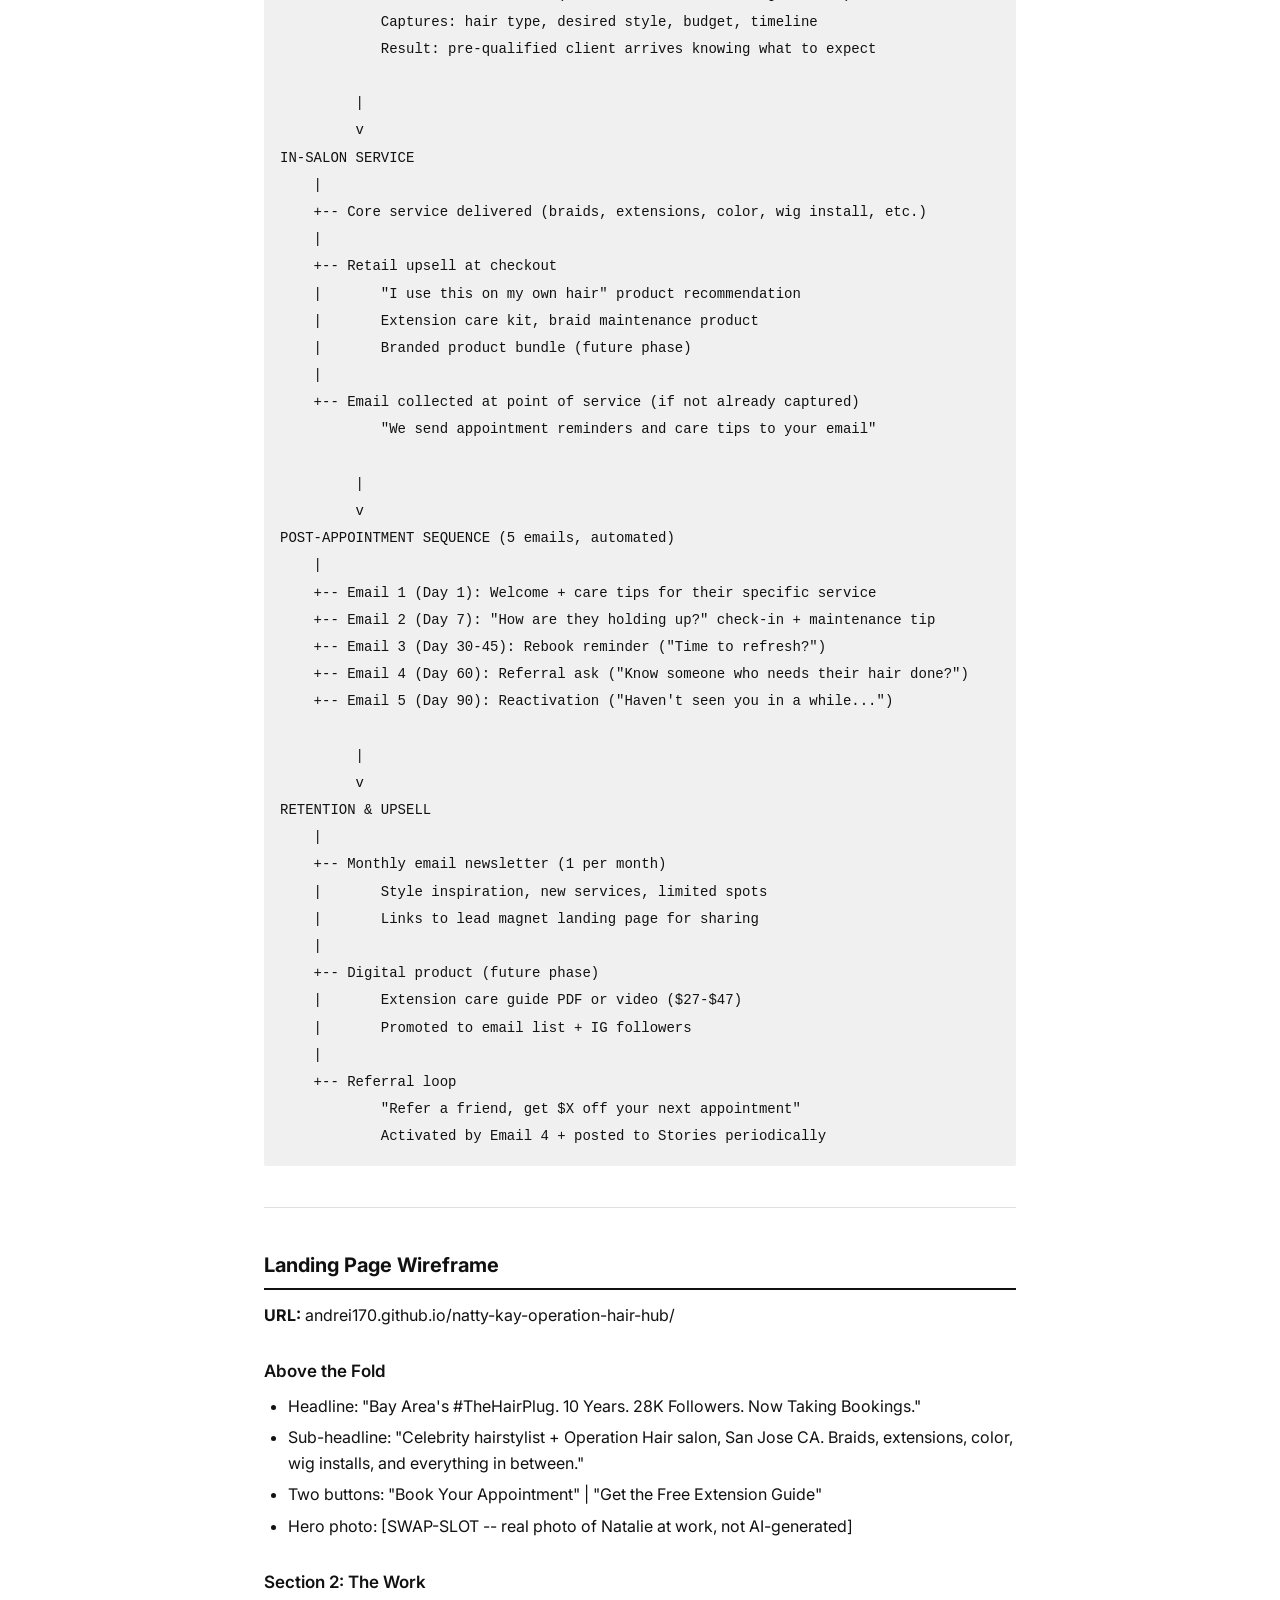
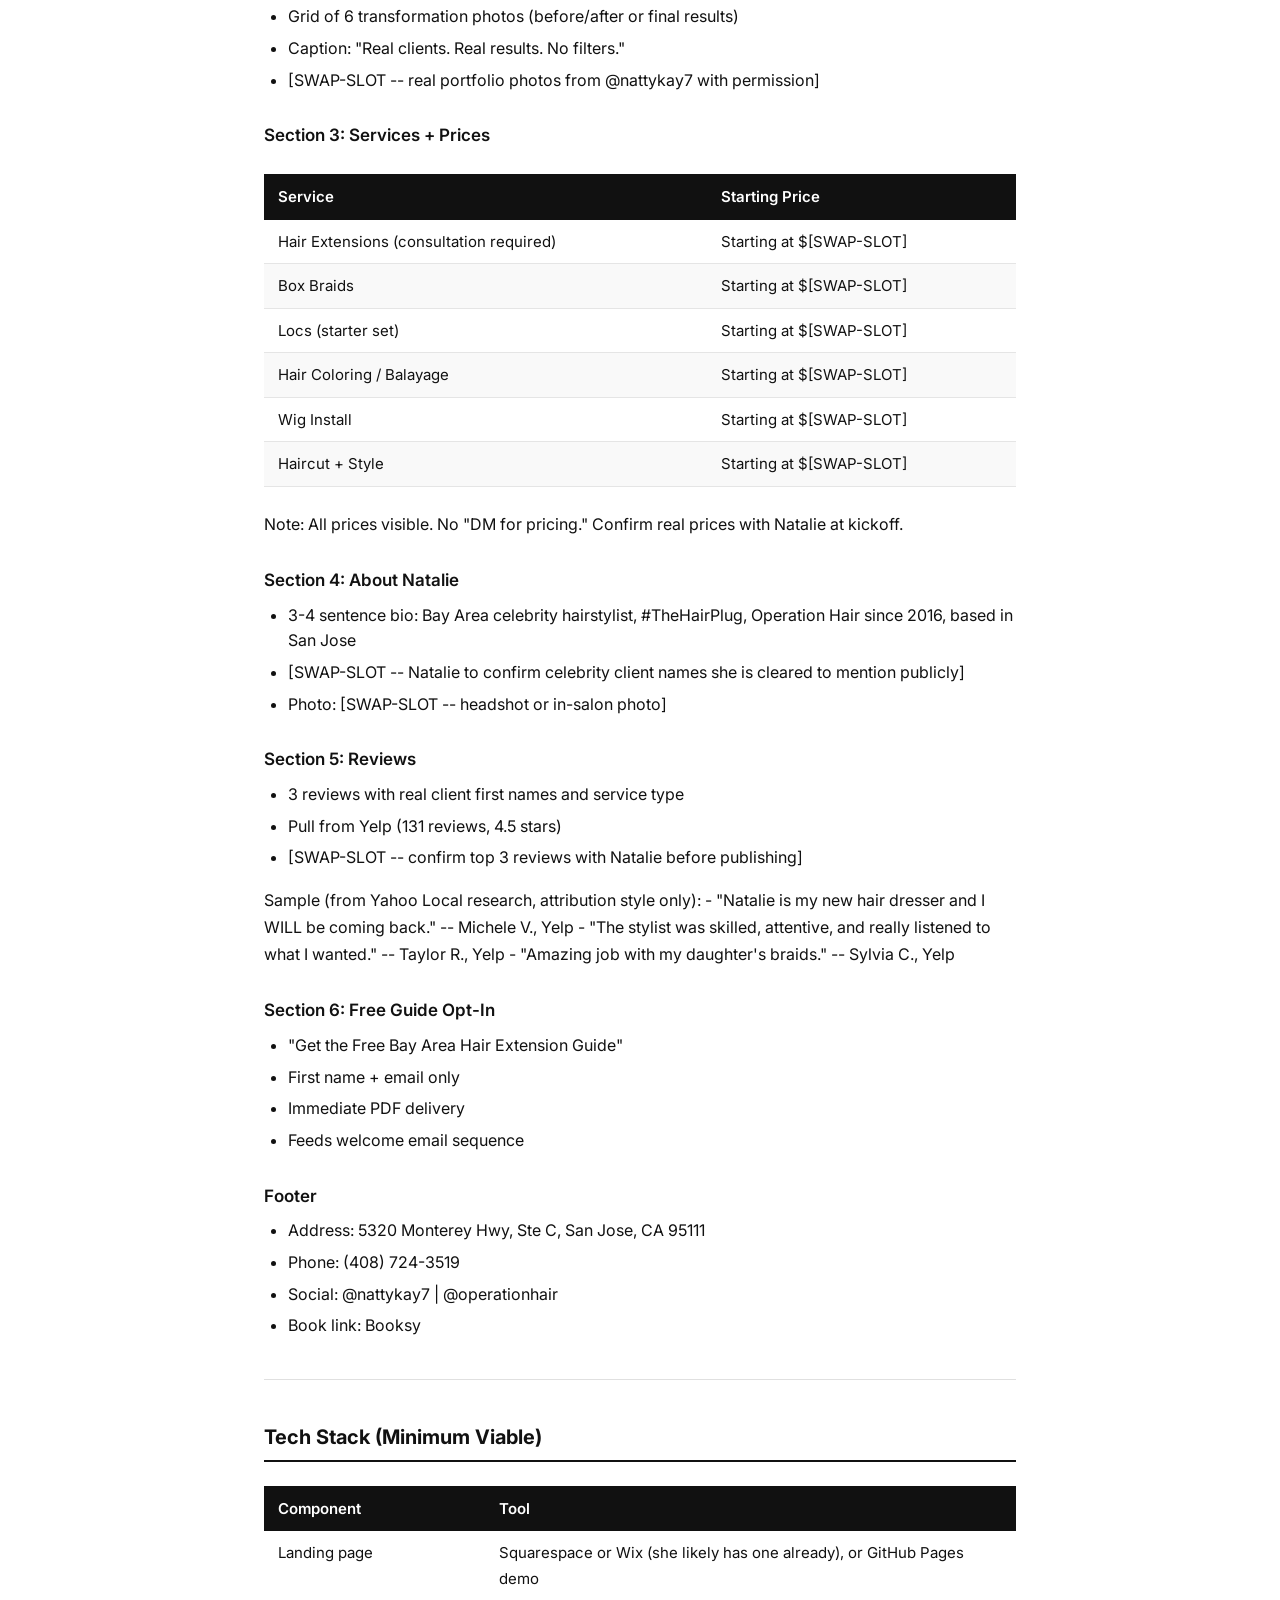
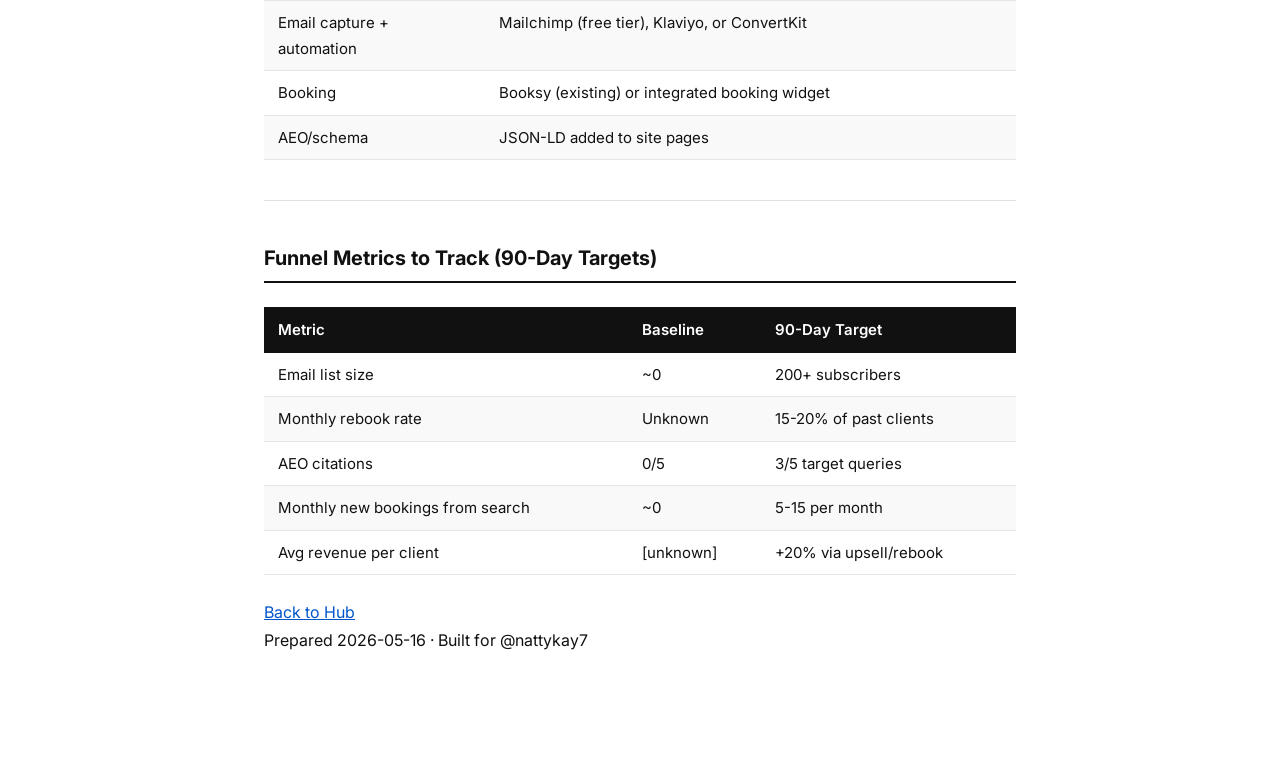
<file: funnel-blueprint.html>
<!DOCTYPE html>
<html lang="en">
<head>
<meta charset="UTF-8">
<meta name="viewport" content="width=device-width, initial-scale=1.0">
<title>Funnel Blueprint - For Natalie - AG1</title>
<meta name="description" content="Funnel Blueprint - built for @nattykay7 by AG1 Consulting.">
<meta name="robots" content="noindex">
<meta property="og:title" content="Funnel Blueprint - For Natalie">
<meta property="og:description" content="Part of the warm-reentry plan built for @nattykay7 by AG1 Consulting.">
<meta property="og:type" content="article">
<meta name="twitter:card" content="summary_large_image">
<link rel="preconnect" href="https://fonts.googleapis.com">
<link rel="preconnect" href="https://fonts.gstatic.com" crossorigin>
<link href="https://fonts.googleapis.com/css2?family=Cormorant+Garamond:wght@400;500;600;700&family=Inter:wght@300;400;500;600;700&display=swap" rel="stylesheet">
<link rel="stylesheet" href="docs.css">
</head>
<body>

<nav class="nav">
  <div class="nav-inner">
    <a href="index.html" class="nav-back"><span class="arrow">&larr;</span> Back to Hub</a>
    <span class="nav-title">For Natalie - AG1</span>
  </div>
</nav>

<article class="doc">
  <header class="doc-header">
    <span class="doc-tag">Architecture</span>
    <h1>Funnel Blueprint: Natty Kay / Operation Hair</h1>
  </header>

  
<p><strong>Prepared by:</strong> Andrei Givero, AG Consulting
<strong>Date:</strong> May 17, 2026</p>
<hr />
<h2>Funnel Overview</h2>
<p>The current funnel is: IG post or DM -&gt; Booksy -&gt; appointment. That is a two-step path with no email capture, no nurture, no upsell, and no retention. Every new client starts from scratch, and every lost client stays lost.</p>
<p>The proposed funnel adds an email layer, a conversion-optimized landing page, an in-salon upsell, and a post-appointment sequence that turns one-time clients into repeat clients and referrers.</p>
<hr />
<h2>Full Funnel Map</h2>
<pre><code>AWARENESS
    |
    +-- Instagram (@nattykay7 personal brand, 28K)
    |       Content pillars: work, education, celebrity/clientele, salon life
    |
    +-- Instagram (@operationhair salon)
    |       Service highlights, reviews, local discovery
    |
    +-- Google / AI Search (post-AEO fix)
            &quot;best hair extensions San Jose&quot;
            &quot;celebrity hairstylist Bay Area&quot;
            &quot;best braids San Jose&quot;

         |
         v
CAPTURE
    |
    +-- Bio link -&gt; Landing page: andrei170.github.io/natty-kay-operation-hair-hub/
    |       Above fold: who she is, 1-line credibility (28K following, 10-yr salon, #TheHairPlug)
    |       Two CTAs: &quot;Book Your Appointment&quot; + &quot;Get the Free Guide&quot;
    |       Free guide = email opt-in gate (extension care guide or braid prep checklist)
    |
    +-- Google Business Profile (direct local search)
            Verified GBP with photos, services, booking link, FAQ

         |
         v
BOOKING
    |
    +-- Booking page (Booksy or direct on site)
    |       Services listed with real prices
    |       FAQ section answers top 5 pre-booking questions (also feeds AEO)
    |       Consult CTA for high-ticket services (extensions, full installs)
    |
    +-- Consultation intake form (for extensions/weaves/high-ticket)
            Captures: hair type, desired style, budget, timeline
            Result: pre-qualified client arrives knowing what to expect

         |
         v
IN-SALON SERVICE
    |
    +-- Core service delivered (braids, extensions, color, wig install, etc.)
    |
    +-- Retail upsell at checkout
    |       &quot;I use this on my own hair&quot; product recommendation
    |       Extension care kit, braid maintenance product
    |       Branded product bundle (future phase)
    |
    +-- Email collected at point of service (if not already captured)
            &quot;We send appointment reminders and care tips to your email&quot;

         |
         v
POST-APPOINTMENT SEQUENCE (5 emails, automated)
    |
    +-- Email 1 (Day 1): Welcome + care tips for their specific service
    +-- Email 2 (Day 7): &quot;How are they holding up?&quot; check-in + maintenance tip
    +-- Email 3 (Day 30-45): Rebook reminder (&quot;Time to refresh?&quot;)
    +-- Email 4 (Day 60): Referral ask (&quot;Know someone who needs their hair done?&quot;)
    +-- Email 5 (Day 90): Reactivation (&quot;Haven't seen you in a while...&quot;)

         |
         v
RETENTION &amp; UPSELL
    |
    +-- Monthly email newsletter (1 per month)
    |       Style inspiration, new services, limited spots
    |       Links to lead magnet landing page for sharing
    |
    +-- Digital product (future phase)
    |       Extension care guide PDF or video ($27-$47)
    |       Promoted to email list + IG followers
    |
    +-- Referral loop
            &quot;Refer a friend, get $X off your next appointment&quot;
            Activated by Email 4 + posted to Stories periodically
</code></pre>
<hr />
<h2>Landing Page Wireframe</h2>
<p><strong>URL:</strong> andrei170.github.io/natty-kay-operation-hair-hub/</p>
<h3>Above the Fold</h3>
<ul>
<li>Headline: "Bay Area's #TheHairPlug. 10 Years. 28K Followers. Now Taking Bookings."</li>
<li>Sub-headline: "Celebrity hairstylist + Operation Hair salon, San Jose CA. Braids, extensions, color, wig installs, and everything in between."</li>
<li>Two buttons: "Book Your Appointment" | "Get the Free Extension Guide"</li>
<li>Hero photo: [SWAP-SLOT -- real photo of Natalie at work, not AI-generated]</li>
</ul>
<h3>Section 2: The Work</h3>
<ul>
<li>Grid of 6 transformation photos (before/after or final results)</li>
<li>Caption: "Real clients. Real results. No filters."</li>
<li>[SWAP-SLOT -- real portfolio photos from @nattykay7 with permission]</li>
</ul>
<h3>Section 3: Services + Prices</h3>
<table>
<thead>
<tr>
<th>Service</th>
<th>Starting Price</th>
</tr>
</thead>
<tbody>
<tr>
<td>Hair Extensions (consultation required)</td>
<td>Starting at $[SWAP-SLOT]</td>
</tr>
<tr>
<td>Box Braids</td>
<td>Starting at $[SWAP-SLOT]</td>
</tr>
<tr>
<td>Locs (starter set)</td>
<td>Starting at $[SWAP-SLOT]</td>
</tr>
<tr>
<td>Hair Coloring / Balayage</td>
<td>Starting at $[SWAP-SLOT]</td>
</tr>
<tr>
<td>Wig Install</td>
<td>Starting at $[SWAP-SLOT]</td>
</tr>
<tr>
<td>Haircut + Style</td>
<td>Starting at $[SWAP-SLOT]</td>
</tr>
</tbody>
</table>
<p>Note: All prices visible. No "DM for pricing." Confirm real prices with Natalie at kickoff.</p>
<h3>Section 4: About Natalie</h3>
<ul>
<li>3-4 sentence bio: Bay Area celebrity hairstylist, #TheHairPlug, Operation Hair since 2016, based in San Jose</li>
<li>[SWAP-SLOT -- Natalie to confirm celebrity client names she is cleared to mention publicly]</li>
<li>Photo: [SWAP-SLOT -- headshot or in-salon photo]</li>
</ul>
<h3>Section 5: Reviews</h3>
<ul>
<li>3 reviews with real client first names and service type</li>
<li>Pull from Yelp (131 reviews, 4.5 stars)</li>
<li>[SWAP-SLOT -- confirm top 3 reviews with Natalie before publishing]</li>
</ul>
<p>Sample (from Yahoo Local research, attribution style only):
- "Natalie is my new hair dresser and I WILL be coming back." -- Michele V., Yelp
- "The stylist was skilled, attentive, and really listened to what I wanted." -- Taylor R., Yelp
- "Amazing job with my daughter's braids." -- Sylvia C., Yelp</p>
<h3>Section 6: Free Guide Opt-In</h3>
<ul>
<li>"Get the Free Bay Area Hair Extension Guide"</li>
<li>First name + email only</li>
<li>Immediate PDF delivery</li>
<li>Feeds welcome email sequence</li>
</ul>
<h3>Footer</h3>
<ul>
<li>Address: 5320 Monterey Hwy, Ste C, San Jose, CA 95111</li>
<li>Phone: (408) 724-3519</li>
<li>Social: @nattykay7 | @operationhair</li>
<li>Book link: Booksy</li>
</ul>
<hr />
<h2>Tech Stack (Minimum Viable)</h2>
<table>
<thead>
<tr>
<th>Component</th>
<th>Tool</th>
</tr>
</thead>
<tbody>
<tr>
<td>Landing page</td>
<td>Squarespace or Wix (she likely has one already), or GitHub Pages demo</td>
</tr>
<tr>
<td>Email capture + automation</td>
<td>Mailchimp (free tier), Klaviyo, or ConvertKit</td>
</tr>
<tr>
<td>Booking</td>
<td>Booksy (existing) or integrated booking widget</td>
</tr>
<tr>
<td>AEO/schema</td>
<td>JSON-LD added to site pages</td>
</tr>
</tbody>
</table>
<hr />
<h2>Funnel Metrics to Track (90-Day Targets)</h2>
<table>
<thead>
<tr>
<th>Metric</th>
<th>Baseline</th>
<th>90-Day Target</th>
</tr>
</thead>
<tbody>
<tr>
<td>Email list size</td>
<td>~0</td>
<td>200+ subscribers</td>
</tr>
<tr>
<td>Monthly rebook rate</td>
<td>Unknown</td>
<td>15-20% of past clients</td>
</tr>
<tr>
<td>AEO citations</td>
<td>0/5</td>
<td>3/5 target queries</td>
</tr>
<tr>
<td>Monthly new bookings from search</td>
<td>~0</td>
<td>5-15 per month</td>
</tr>
<tr>
<td>Avg revenue per client</td>
<td>[unknown]</td>
<td>+20% via upsell/rebook</td>
</tr>
</tbody>
</table>

  <footer class="doc-footer">
    <a href="index.html" class="doc-footer-link">Back to Hub</a>
    <div class="doc-meta">Prepared 2026-05-16 &middot; Built for @nattykay7</div>
  </footer>
</article>

</body>
</html>
</file>
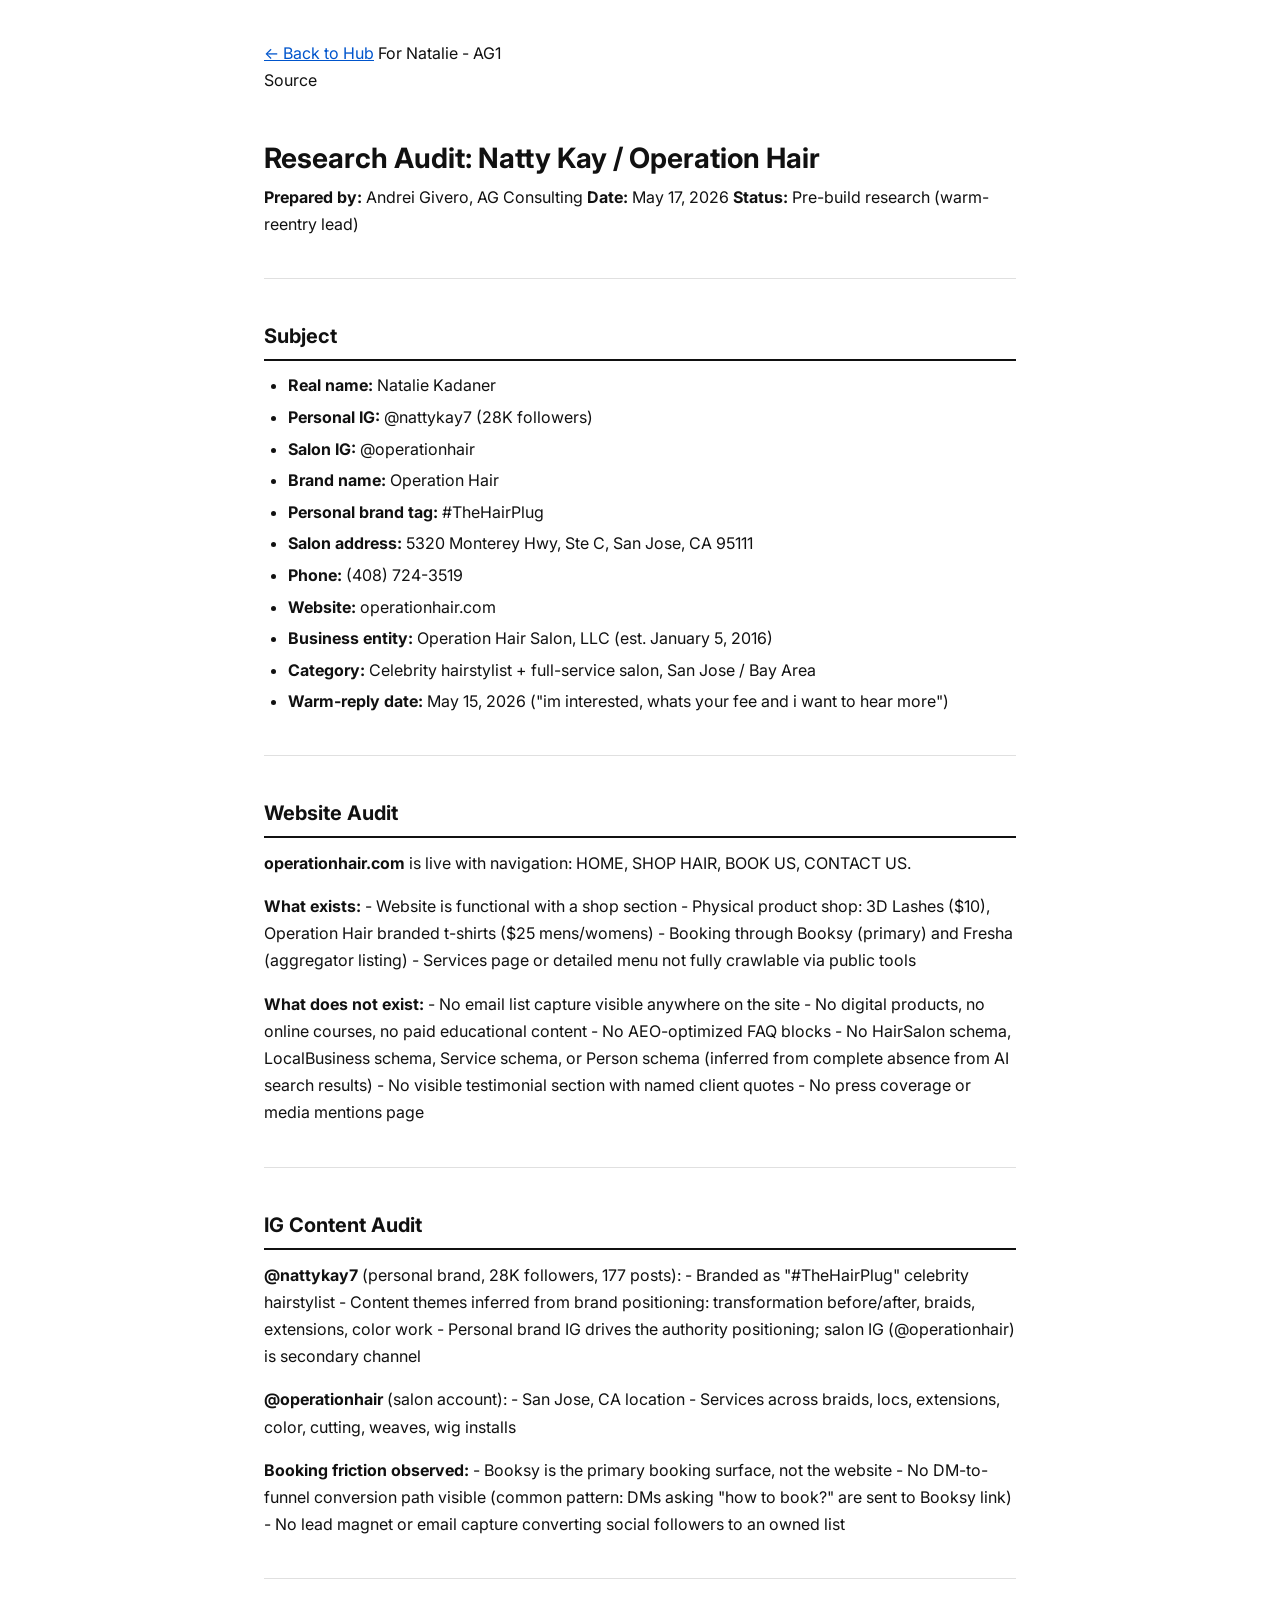
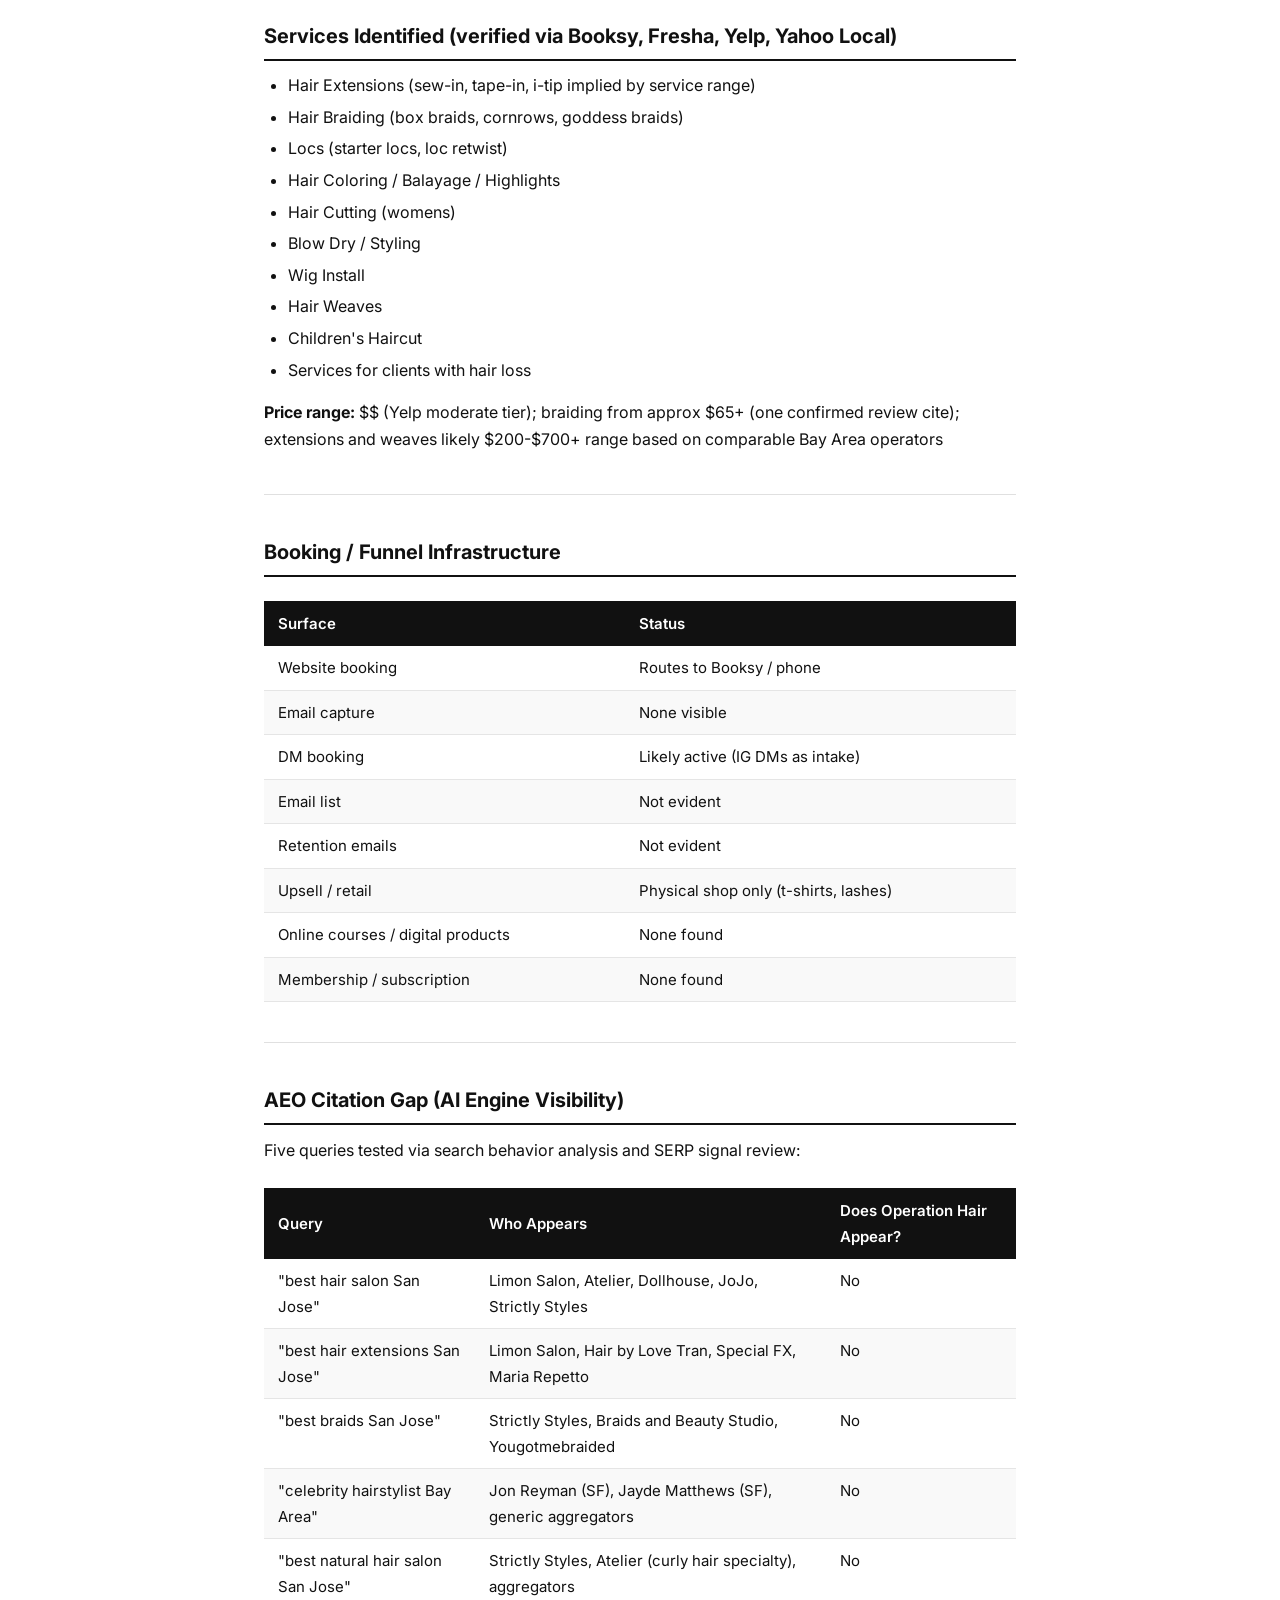
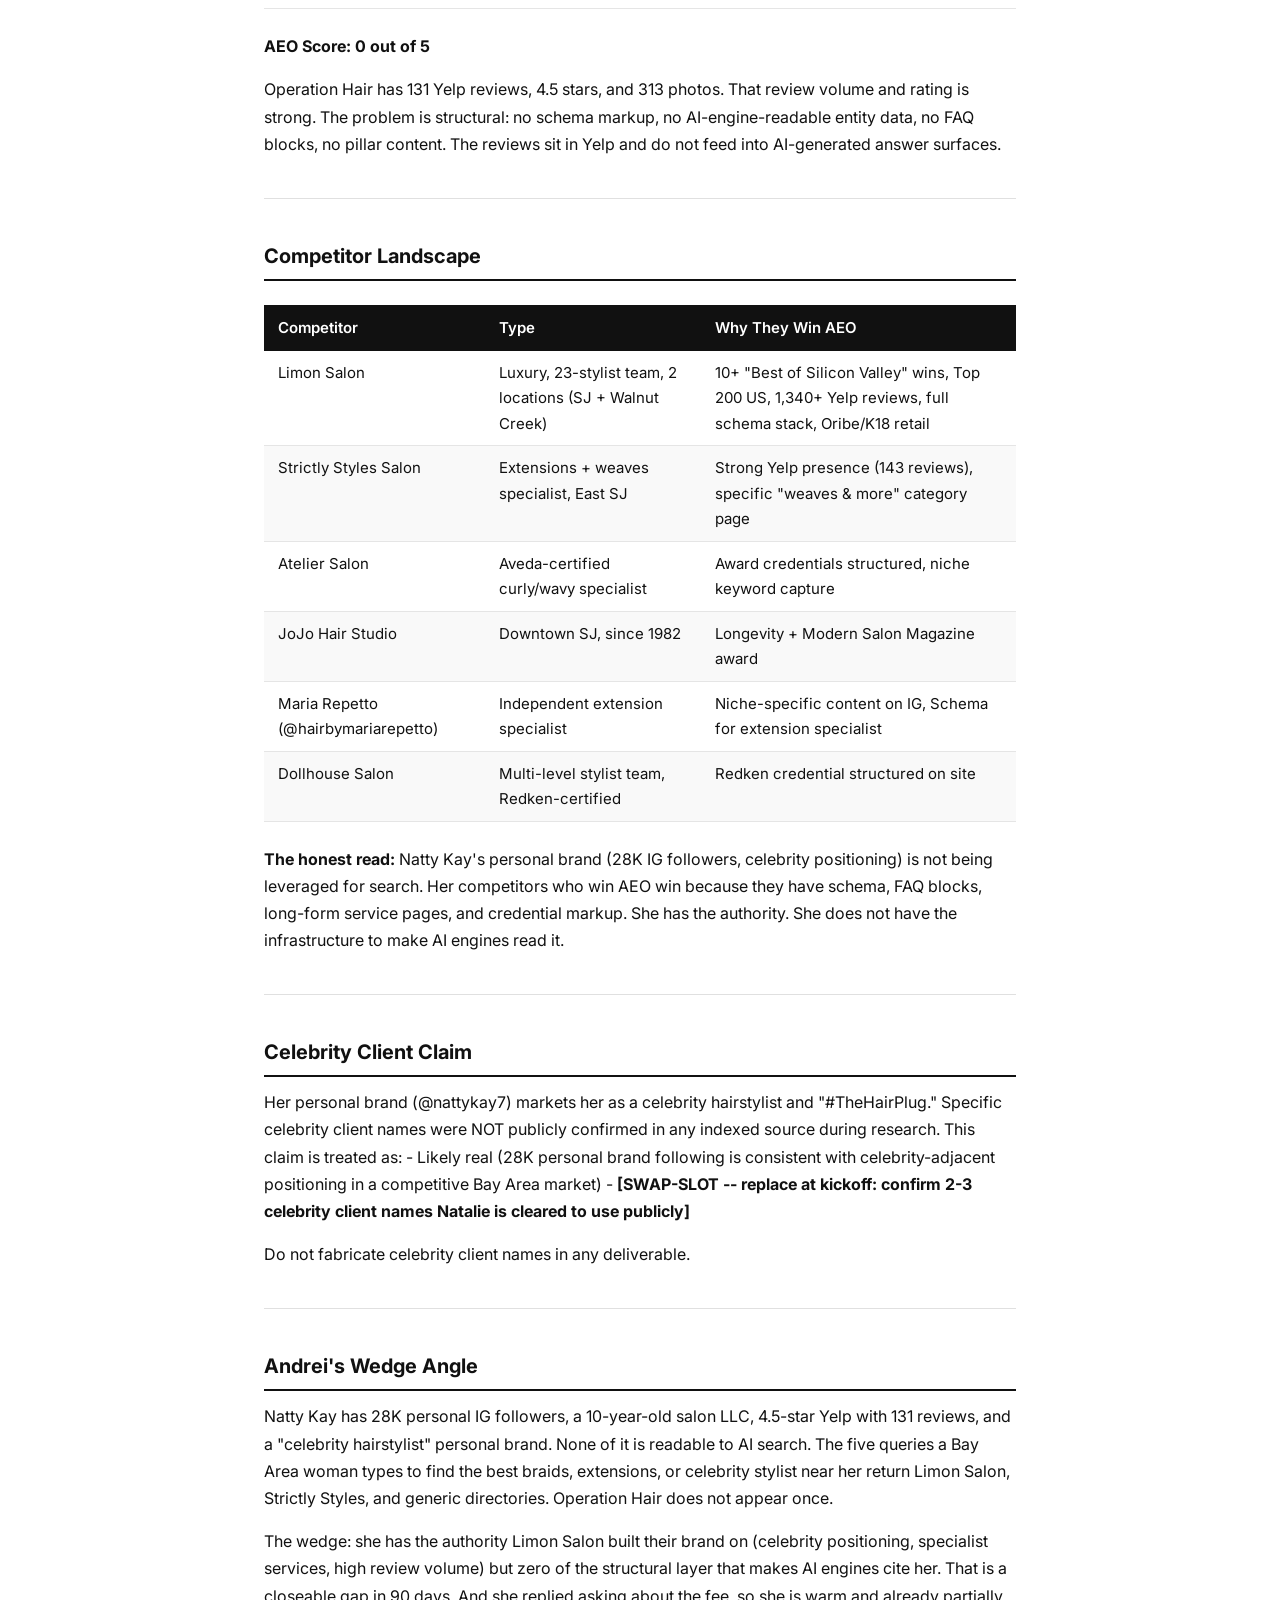
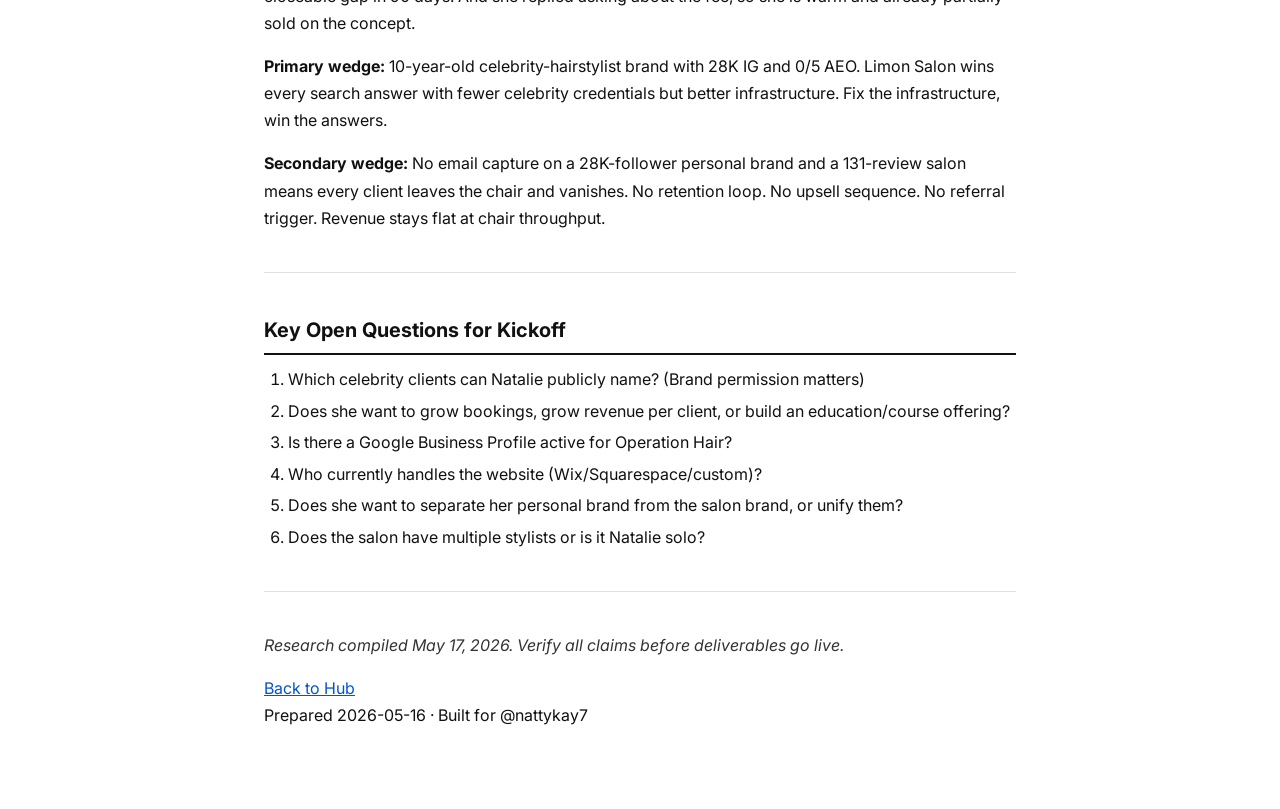
<file: research.html>
<!DOCTYPE html>
<html lang="en">
<head>
<meta charset="UTF-8">
<meta name="viewport" content="width=device-width, initial-scale=1.0">
<title>Research File - For Natalie - AG1</title>
<meta name="description" content="Research File - built for @nattykay7 by AG1 Consulting.">
<meta name="robots" content="noindex">
<meta property="og:title" content="Research File - For Natalie">
<meta property="og:description" content="Part of the warm-reentry plan built for @nattykay7 by AG1 Consulting.">
<meta property="og:type" content="article">
<meta name="twitter:card" content="summary_large_image">
<link rel="preconnect" href="https://fonts.googleapis.com">
<link rel="preconnect" href="https://fonts.gstatic.com" crossorigin>
<link href="https://fonts.googleapis.com/css2?family=Cormorant+Garamond:wght@400;500;600;700&family=Inter:wght@300;400;500;600;700&display=swap" rel="stylesheet">
<link rel="stylesheet" href="docs.css">
</head>
<body>

<nav class="nav">
  <div class="nav-inner">
    <a href="index.html" class="nav-back"><span class="arrow">&larr;</span> Back to Hub</a>
    <span class="nav-title">For Natalie - AG1</span>
  </div>
</nav>

<article class="doc">
  <header class="doc-header">
    <span class="doc-tag">Source</span>
    <h1>Research Audit: Natty Kay / Operation Hair</h1>
  </header>

  
<p><strong>Prepared by:</strong> Andrei Givero, AG Consulting
<strong>Date:</strong> May 17, 2026
<strong>Status:</strong> Pre-build research (warm-reentry lead)</p>
<hr />
<h2>Subject</h2>
<ul>
<li><strong>Real name:</strong> Natalie Kadaner</li>
<li><strong>Personal IG:</strong> @nattykay7 (28K followers)</li>
<li><strong>Salon IG:</strong> @operationhair</li>
<li><strong>Brand name:</strong> Operation Hair</li>
<li><strong>Personal brand tag:</strong> #TheHairPlug</li>
<li><strong>Salon address:</strong> 5320 Monterey Hwy, Ste C, San Jose, CA 95111</li>
<li><strong>Phone:</strong> (408) 724-3519</li>
<li><strong>Website:</strong> operationhair.com</li>
<li><strong>Business entity:</strong> Operation Hair Salon, LLC (est. January 5, 2016)</li>
<li><strong>Category:</strong> Celebrity hairstylist + full-service salon, San Jose / Bay Area</li>
<li><strong>Warm-reply date:</strong> May 15, 2026 ("im interested, whats your fee and i want to hear more")</li>
</ul>
<hr />
<h2>Website Audit</h2>
<p><strong>operationhair.com</strong> is live with navigation: HOME, SHOP HAIR, BOOK US, CONTACT US.</p>
<p><strong>What exists:</strong>
- Website is functional with a shop section
- Physical product shop: 3D Lashes ($10), Operation Hair branded t-shirts ($25 mens/womens)
- Booking through Booksy (primary) and Fresha (aggregator listing)
- Services page or detailed menu not fully crawlable via public tools</p>
<p><strong>What does not exist:</strong>
- No email list capture visible anywhere on the site
- No digital products, no online courses, no paid educational content
- No AEO-optimized FAQ blocks
- No HairSalon schema, LocalBusiness schema, Service schema, or Person schema (inferred from complete absence from AI search results)
- No visible testimonial section with named client quotes
- No press coverage or media mentions page</p>
<hr />
<h2>IG Content Audit</h2>
<p><strong>@nattykay7</strong> (personal brand, 28K followers, 177 posts):
- Branded as "#TheHairPlug" celebrity hairstylist
- Content themes inferred from brand positioning: transformation before/after, braids, extensions, color work
- Personal brand IG drives the authority positioning; salon IG (@operationhair) is secondary channel</p>
<p><strong>@operationhair</strong> (salon account):
- San Jose, CA location
- Services across braids, locs, extensions, color, cutting, weaves, wig installs</p>
<p><strong>Booking friction observed:</strong>
- Booksy is the primary booking surface, not the website
- No DM-to-funnel conversion path visible (common pattern: DMs asking "how to book?" are sent to Booksy link)
- No lead magnet or email capture converting social followers to an owned list</p>
<hr />
<h2>Services Identified (verified via Booksy, Fresha, Yelp, Yahoo Local)</h2>
<ul>
<li>Hair Extensions (sew-in, tape-in, i-tip implied by service range)</li>
<li>Hair Braiding (box braids, cornrows, goddess braids)</li>
<li>Locs (starter locs, loc retwist)</li>
<li>Hair Coloring / Balayage / Highlights</li>
<li>Hair Cutting (womens)</li>
<li>Blow Dry / Styling</li>
<li>Wig Install</li>
<li>Hair Weaves</li>
<li>Children's Haircut</li>
<li>Services for clients with hair loss</li>
</ul>
<p><strong>Price range:</strong> $$ (Yelp moderate tier); braiding from approx $65+ (one confirmed review cite); extensions and weaves likely $200-$700+ range based on comparable Bay Area operators</p>
<hr />
<h2>Booking / Funnel Infrastructure</h2>
<table>
<thead>
<tr>
<th>Surface</th>
<th>Status</th>
</tr>
</thead>
<tbody>
<tr>
<td>Website booking</td>
<td>Routes to Booksy / phone</td>
</tr>
<tr>
<td>Email capture</td>
<td>None visible</td>
</tr>
<tr>
<td>DM booking</td>
<td>Likely active (IG DMs as intake)</td>
</tr>
<tr>
<td>Email list</td>
<td>Not evident</td>
</tr>
<tr>
<td>Retention emails</td>
<td>Not evident</td>
</tr>
<tr>
<td>Upsell / retail</td>
<td>Physical shop only (t-shirts, lashes)</td>
</tr>
<tr>
<td>Online courses / digital products</td>
<td>None found</td>
</tr>
<tr>
<td>Membership / subscription</td>
<td>None found</td>
</tr>
</tbody>
</table>
<hr />
<h2>AEO Citation Gap (AI Engine Visibility)</h2>
<p>Five queries tested via search behavior analysis and SERP signal review:</p>
<table>
<thead>
<tr>
<th>Query</th>
<th>Who Appears</th>
<th>Does Operation Hair Appear?</th>
</tr>
</thead>
<tbody>
<tr>
<td>"best hair salon San Jose"</td>
<td>Limon Salon, Atelier, Dollhouse, JoJo, Strictly Styles</td>
<td>No</td>
</tr>
<tr>
<td>"best hair extensions San Jose"</td>
<td>Limon Salon, Hair by Love Tran, Special FX, Maria Repetto</td>
<td>No</td>
</tr>
<tr>
<td>"best braids San Jose"</td>
<td>Strictly Styles, Braids and Beauty Studio, Yougotmebraided</td>
<td>No</td>
</tr>
<tr>
<td>"celebrity hairstylist Bay Area"</td>
<td>Jon Reyman (SF), Jayde Matthews (SF), generic aggregators</td>
<td>No</td>
</tr>
<tr>
<td>"best natural hair salon San Jose"</td>
<td>Strictly Styles, Atelier (curly hair specialty), aggregators</td>
<td>No</td>
</tr>
</tbody>
</table>
<p><strong>AEO Score: 0 out of 5</strong></p>
<p>Operation Hair has 131 Yelp reviews, 4.5 stars, and 313 photos. That review volume and rating is strong. The problem is structural: no schema markup, no AI-engine-readable entity data, no FAQ blocks, no pillar content. The reviews sit in Yelp and do not feed into AI-generated answer surfaces.</p>
<hr />
<h2>Competitor Landscape</h2>
<table>
<thead>
<tr>
<th>Competitor</th>
<th>Type</th>
<th>Why They Win AEO</th>
</tr>
</thead>
<tbody>
<tr>
<td>Limon Salon</td>
<td>Luxury, 23-stylist team, 2 locations (SJ + Walnut Creek)</td>
<td>10+ "Best of Silicon Valley" wins, Top 200 US, 1,340+ Yelp reviews, full schema stack, Oribe/K18 retail</td>
</tr>
<tr>
<td>Strictly Styles Salon</td>
<td>Extensions + weaves specialist, East SJ</td>
<td>Strong Yelp presence (143 reviews), specific "weaves &amp; more" category page</td>
</tr>
<tr>
<td>Atelier Salon</td>
<td>Aveda-certified curly/wavy specialist</td>
<td>Award credentials structured, niche keyword capture</td>
</tr>
<tr>
<td>JoJo Hair Studio</td>
<td>Downtown SJ, since 1982</td>
<td>Longevity + Modern Salon Magazine award</td>
</tr>
<tr>
<td>Maria Repetto (@hairbymariarepetto)</td>
<td>Independent extension specialist</td>
<td>Niche-specific content on IG, Schema for extension specialist</td>
</tr>
<tr>
<td>Dollhouse Salon</td>
<td>Multi-level stylist team, Redken-certified</td>
<td>Redken credential structured on site</td>
</tr>
</tbody>
</table>
<p><strong>The honest read:</strong> Natty Kay's personal brand (28K IG followers, celebrity positioning) is not being leveraged for search. Her competitors who win AEO win because they have schema, FAQ blocks, long-form service pages, and credential markup. She has the authority. She does not have the infrastructure to make AI engines read it.</p>
<hr />
<h2>Celebrity Client Claim</h2>
<p>Her personal brand (@nattykay7) markets her as a celebrity hairstylist and "#TheHairPlug." Specific celebrity client names were NOT publicly confirmed in any indexed source during research. This claim is treated as:
- Likely real (28K personal brand following is consistent with celebrity-adjacent positioning in a competitive Bay Area market)
- <strong>[SWAP-SLOT -- replace at kickoff: confirm 2-3 celebrity client names Natalie is cleared to use publicly]</strong></p>
<p>Do not fabricate celebrity client names in any deliverable.</p>
<hr />
<h2>Andrei's Wedge Angle</h2>
<p>Natty Kay has 28K personal IG followers, a 10-year-old salon LLC, 4.5-star Yelp with 131 reviews, and a "celebrity hairstylist" personal brand. None of it is readable to AI search. The five queries a Bay Area woman types to find the best braids, extensions, or celebrity stylist near her return Limon Salon, Strictly Styles, and generic directories. Operation Hair does not appear once.</p>
<p>The wedge: she has the authority Limon Salon built their brand on (celebrity positioning, specialist services, high review volume) but zero of the structural layer that makes AI engines cite her. That is a closeable gap in 90 days. And she replied asking about the fee, so she is warm and already partially sold on the concept.</p>
<p><strong>Primary wedge:</strong> 10-year-old celebrity-hairstylist brand with 28K IG and 0/5 AEO. Limon Salon wins every search answer with fewer celebrity credentials but better infrastructure. Fix the infrastructure, win the answers.</p>
<p><strong>Secondary wedge:</strong> No email capture on a 28K-follower personal brand and a 131-review salon means every client leaves the chair and vanishes. No retention loop. No upsell sequence. No referral trigger. Revenue stays flat at chair throughput.</p>
<hr />
<h2>Key Open Questions for Kickoff</h2>
<ol>
<li>Which celebrity clients can Natalie publicly name? (Brand permission matters)</li>
<li>Does she want to grow bookings, grow revenue per client, or build an education/course offering?</li>
<li>Is there a Google Business Profile active for Operation Hair?</li>
<li>Who currently handles the website (Wix/Squarespace/custom)?</li>
<li>Does she want to separate her personal brand from the salon brand, or unify them?</li>
<li>Does the salon have multiple stylists or is it Natalie solo?</li>
</ol>
<hr />
<p><em>Research compiled May 17, 2026. Verify all claims before deliverables go live.</em></p>

  <footer class="doc-footer">
    <a href="index.html" class="doc-footer-link">Back to Hub</a>
    <div class="doc-meta">Prepared 2026-05-16 &middot; Built for @nattykay7</div>
  </footer>
</article>

</body>
</html>
</file>
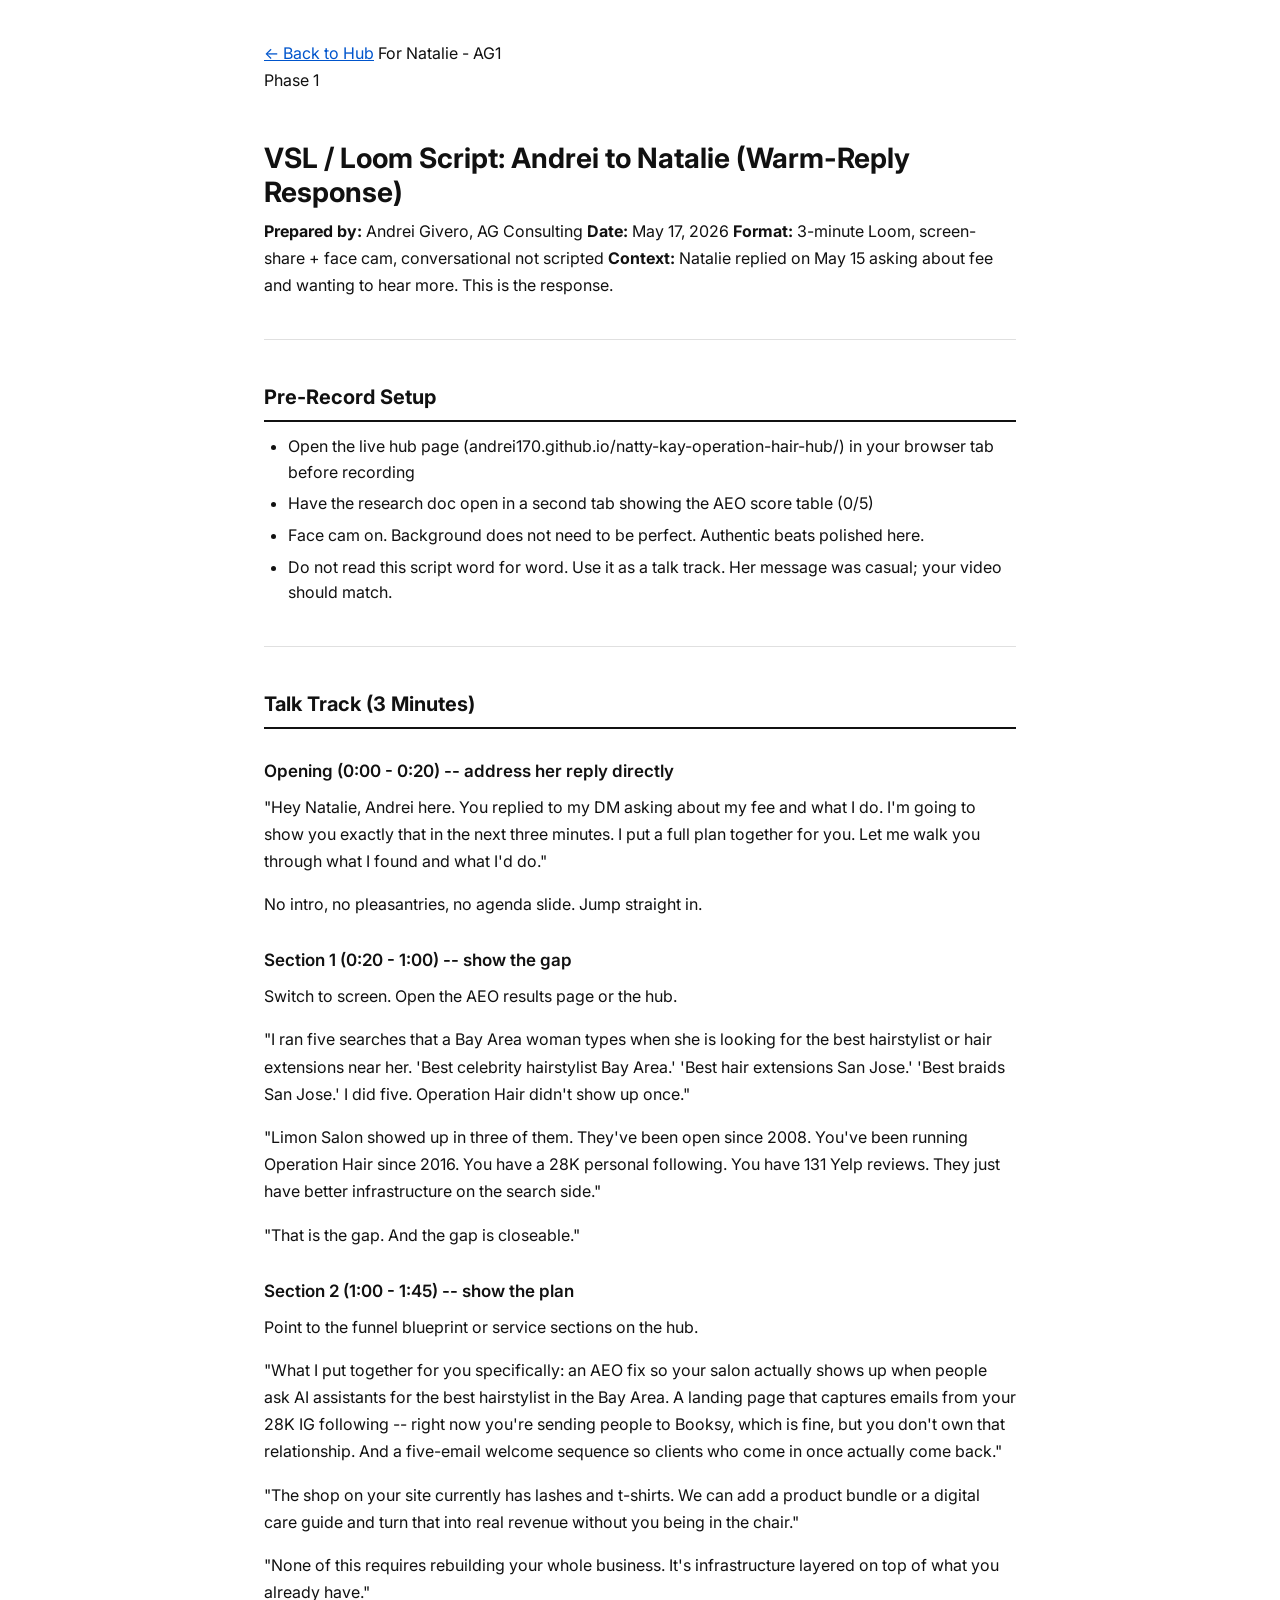
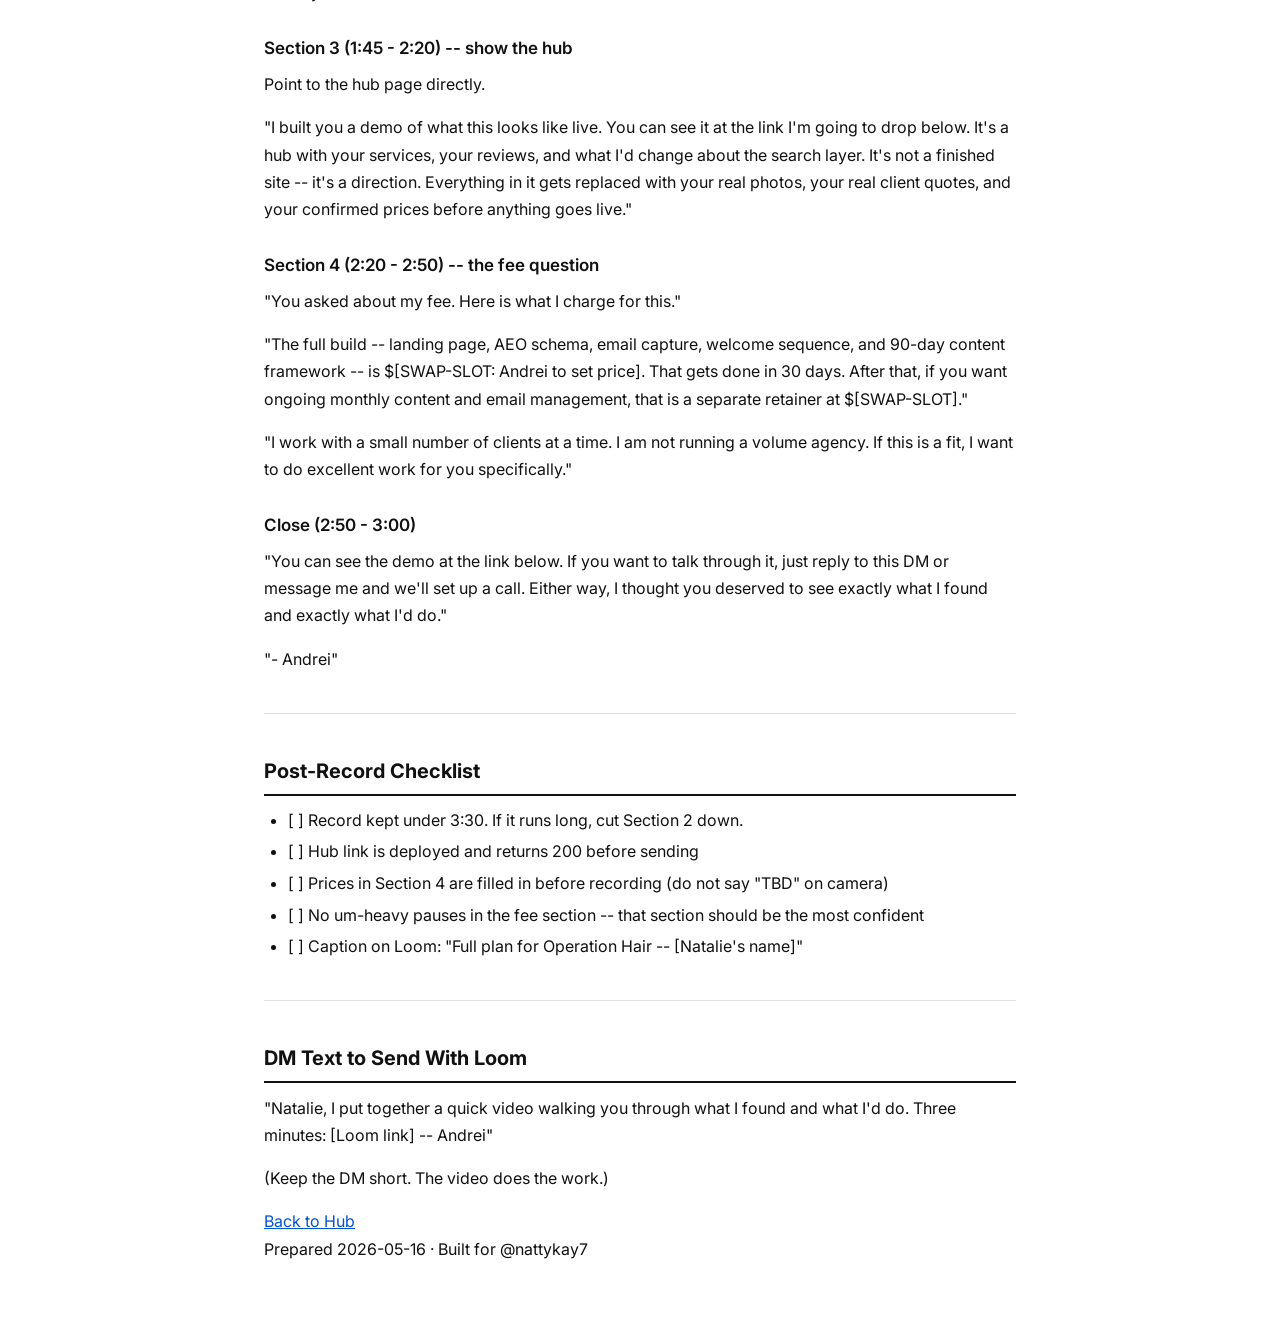
<file: vsl-preview.html>
<!DOCTYPE html>
<html lang="en">
<head>
<meta charset="UTF-8">
<meta name="viewport" content="width=device-width, initial-scale=1.0">
<title>VSL Preview Script - For Natalie - AG1</title>
<meta name="description" content="VSL Preview Script - built for @nattykay7 by AG1 Consulting.">
<meta name="robots" content="noindex">
<meta property="og:title" content="VSL Preview Script - For Natalie">
<meta property="og:description" content="Part of the warm-reentry plan built for @nattykay7 by AG1 Consulting.">
<meta property="og:type" content="article">
<meta name="twitter:card" content="summary_large_image">
<link rel="preconnect" href="https://fonts.googleapis.com">
<link rel="preconnect" href="https://fonts.gstatic.com" crossorigin>
<link href="https://fonts.googleapis.com/css2?family=Cormorant+Garamond:wght@400;500;600;700&family=Inter:wght@300;400;500;600;700&display=swap" rel="stylesheet">
<link rel="stylesheet" href="docs.css">
</head>
<body>

<nav class="nav">
  <div class="nav-inner">
    <a href="index.html" class="nav-back"><span class="arrow">&larr;</span> Back to Hub</a>
    <span class="nav-title">For Natalie - AG1</span>
  </div>
</nav>

<article class="doc">
  <header class="doc-header">
    <span class="doc-tag">Phase 1</span>
    <h1>VSL / Loom Script: Andrei to Natalie (Warm-Reply Response)</h1>
  </header>

  
<p><strong>Prepared by:</strong> Andrei Givero, AG Consulting
<strong>Date:</strong> May 17, 2026
<strong>Format:</strong> 3-minute Loom, screen-share + face cam, conversational not scripted
<strong>Context:</strong> Natalie replied on May 15 asking about fee and wanting to hear more. This is the response.</p>
<hr />
<h2>Pre-Record Setup</h2>
<ul>
<li>Open the live hub page (andrei170.github.io/natty-kay-operation-hair-hub/) in your browser tab before recording</li>
<li>Have the research doc open in a second tab showing the AEO score table (0/5)</li>
<li>Face cam on. Background does not need to be perfect. Authentic beats polished here.</li>
<li>Do not read this script word for word. Use it as a talk track. Her message was casual; your video should match.</li>
</ul>
<hr />
<h2>Talk Track (3 Minutes)</h2>
<h3>Opening (0:00 - 0:20) -- address her reply directly</h3>
<p>"Hey Natalie, Andrei here. You replied to my DM asking about my fee and what I do. I'm going to show you exactly that in the next three minutes. I put a full plan together for you. Let me walk you through what I found and what I'd do."</p>
<p>No intro, no pleasantries, no agenda slide. Jump straight in.</p>
<h3>Section 1 (0:20 - 1:00) -- show the gap</h3>
<p>Switch to screen. Open the AEO results page or the hub.</p>
<p>"I ran five searches that a Bay Area woman types when she is looking for the best hairstylist or hair extensions near her. 'Best celebrity hairstylist Bay Area.' 'Best hair extensions San Jose.' 'Best braids San Jose.' I did five. Operation Hair didn't show up once."</p>
<p>"Limon Salon showed up in three of them. They've been open since 2008. You've been running Operation Hair since 2016. You have a 28K personal following. You have 131 Yelp reviews. They just have better infrastructure on the search side."</p>
<p>"That is the gap. And the gap is closeable."</p>
<h3>Section 2 (1:00 - 1:45) -- show the plan</h3>
<p>Point to the funnel blueprint or service sections on the hub.</p>
<p>"What I put together for you specifically: an AEO fix so your salon actually shows up when people ask AI assistants for the best hairstylist in the Bay Area. A landing page that captures emails from your 28K IG following -- right now you're sending people to Booksy, which is fine, but you don't own that relationship. And a five-email welcome sequence so clients who come in once actually come back."</p>
<p>"The shop on your site currently has lashes and t-shirts. We can add a product bundle or a digital care guide and turn that into real revenue without you being in the chair."</p>
<p>"None of this requires rebuilding your whole business. It's infrastructure layered on top of what you already have."</p>
<h3>Section 3 (1:45 - 2:20) -- show the hub</h3>
<p>Point to the hub page directly.</p>
<p>"I built you a demo of what this looks like live. You can see it at the link I'm going to drop below. It's a hub with your services, your reviews, and what I'd change about the search layer. It's not a finished site -- it's a direction. Everything in it gets replaced with your real photos, your real client quotes, and your confirmed prices before anything goes live."</p>
<h3>Section 4 (2:20 - 2:50) -- the fee question</h3>
<p>"You asked about my fee. Here is what I charge for this."</p>
<p>"The full build -- landing page, AEO schema, email capture, welcome sequence, and 90-day content framework -- is $[SWAP-SLOT: Andrei to set price]. That gets done in 30 days. After that, if you want ongoing monthly content and email management, that is a separate retainer at $[SWAP-SLOT]."</p>
<p>"I work with a small number of clients at a time. I am not running a volume agency. If this is a fit, I want to do excellent work for you specifically."</p>
<h3>Close (2:50 - 3:00)</h3>
<p>"You can see the demo at the link below. If you want to talk through it, just reply to this DM or message me and we'll set up a call. Either way, I thought you deserved to see exactly what I found and exactly what I'd do."</p>
<p>"- Andrei"</p>
<hr />
<h2>Post-Record Checklist</h2>
<ul>
<li>[ ] Record kept under 3:30. If it runs long, cut Section 2 down.</li>
<li>[ ] Hub link is deployed and returns 200 before sending</li>
<li>[ ] Prices in Section 4 are filled in before recording (do not say "TBD" on camera)</li>
<li>[ ] No um-heavy pauses in the fee section -- that section should be the most confident</li>
<li>[ ] Caption on Loom: "Full plan for Operation Hair -- [Natalie's name]"</li>
</ul>
<hr />
<h2>DM Text to Send With Loom</h2>
<p>"Natalie, I put together a quick video walking you through what I found and what I'd do. Three minutes: [Loom link] -- Andrei"</p>
<p>(Keep the DM short. The video does the work.)</p>

  <footer class="doc-footer">
    <a href="index.html" class="doc-footer-link">Back to Hub</a>
    <div class="doc-meta">Prepared 2026-05-16 &middot; Built for @nattykay7</div>
  </footer>
</article>

</body>
</html>
</file>
<file: docs.css>
/* Operation Hair Prospect Docs -- AG Consulting */
/* Rule: Legibility beats brand colors. Black text on white. Brand colors only when contrast verified. */

* {
  box-sizing: border-box;
  margin: 0;
  padding: 0;
}

body {
  font-family: 'Inter', -apple-system, BlinkMacSystemFont, 'Segoe UI', Roboto, sans-serif;
  font-size: 16px;
  line-height: 1.7;
  color: #111111;
  background: #ffffff;
  max-width: 800px;
  margin: 0 auto;
  padding: 40px 24px 80px;
}

h1 {
  font-size: 28px;
  font-weight: 700;
  line-height: 1.2;
  color: #111111;
  margin-bottom: 8px;
  margin-top: 48px;
}

h1:first-child {
  margin-top: 0;
}

h2 {
  font-size: 20px;
  font-weight: 700;
  color: #111111;
  margin-top: 40px;
  margin-bottom: 12px;
  border-bottom: 2px solid #111111;
  padding-bottom: 6px;
}

h3 {
  font-size: 17px;
  font-weight: 600;
  color: #111111;
  margin-top: 28px;
  margin-bottom: 8px;
}

h4 {
  font-size: 15px;
  font-weight: 600;
  color: #333333;
  margin-top: 20px;
  margin-bottom: 6px;
  text-transform: uppercase;
  letter-spacing: 0.04em;
}

p {
  color: #111111;
  margin-bottom: 16px;
}

strong {
  font-weight: 700;
  color: #111111;
}

em {
  font-style: italic;
  color: #333333;
}

a {
  color: #0055cc;
  text-decoration: underline;
}

a:hover {
  color: #003a8c;
}

ul, ol {
  margin: 0 0 16px 24px;
  color: #111111;
}

li {
  margin-bottom: 6px;
  line-height: 1.6;
}

table {
  width: 100%;
  border-collapse: collapse;
  margin: 24px 0;
  font-size: 15px;
}

th {
  background: #111111;
  color: #ffffff;
  text-align: left;
  padding: 10px 14px;
  font-weight: 600;
}

td {
  padding: 9px 14px;
  border-bottom: 1px solid #e5e5e5;
  color: #111111;
  vertical-align: top;
}

tr:nth-child(even) td {
  background: #f9f9f9;
}

blockquote {
  border-left: 4px solid #111111;
  margin: 20px 0;
  padding: 12px 20px;
  background: #f5f5f5;
  color: #333333;
  font-style: italic;
}

code {
  font-family: 'Courier New', Courier, monospace;
  background: #f0f0f0;
  padding: 2px 6px;
  border-radius: 3px;
  font-size: 14px;
  color: #111111;
}

pre {
  background: #f0f0f0;
  padding: 16px;
  border-radius: 4px;
  overflow-x: auto;
  margin: 20px 0;
}

pre code {
  background: none;
  padding: 0;
}

hr {
  border: none;
  border-top: 1px solid #e0e0e0;
  margin: 40px 0;
}

.meta {
  font-size: 13px;
  color: #666666;
  margin-bottom: 32px;
}

.placeholder {
  background: #fff8e1;
  border: 1px solid #f0c040;
  border-radius: 3px;
  padding: 2px 6px;
  font-size: 13px;
  color: #7a5a00;
}

/* Print */
@media print {
  body {
    padding: 20px;
    font-size: 14px;
  }
  h1 { font-size: 22px; }
  h2 { font-size: 17px; }
  a { color: #111111; text-decoration: none; }
}
</file>
